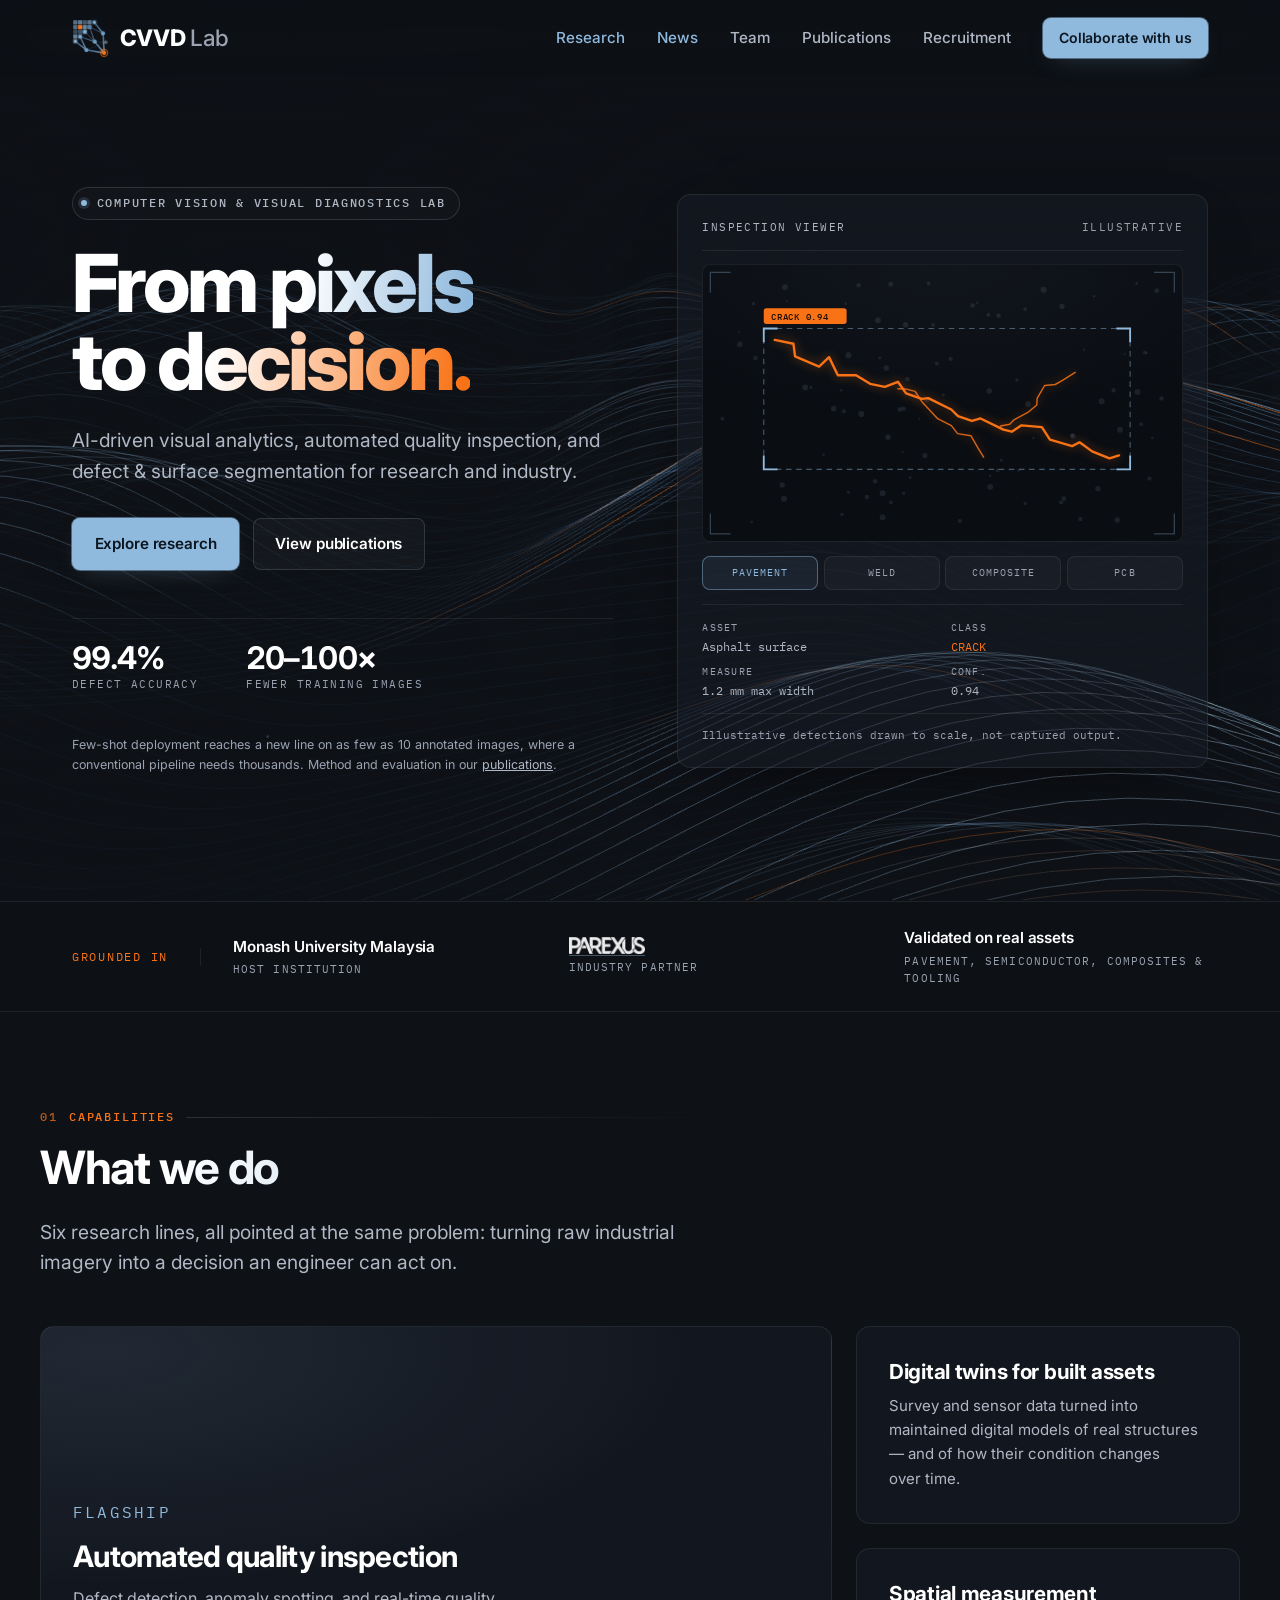
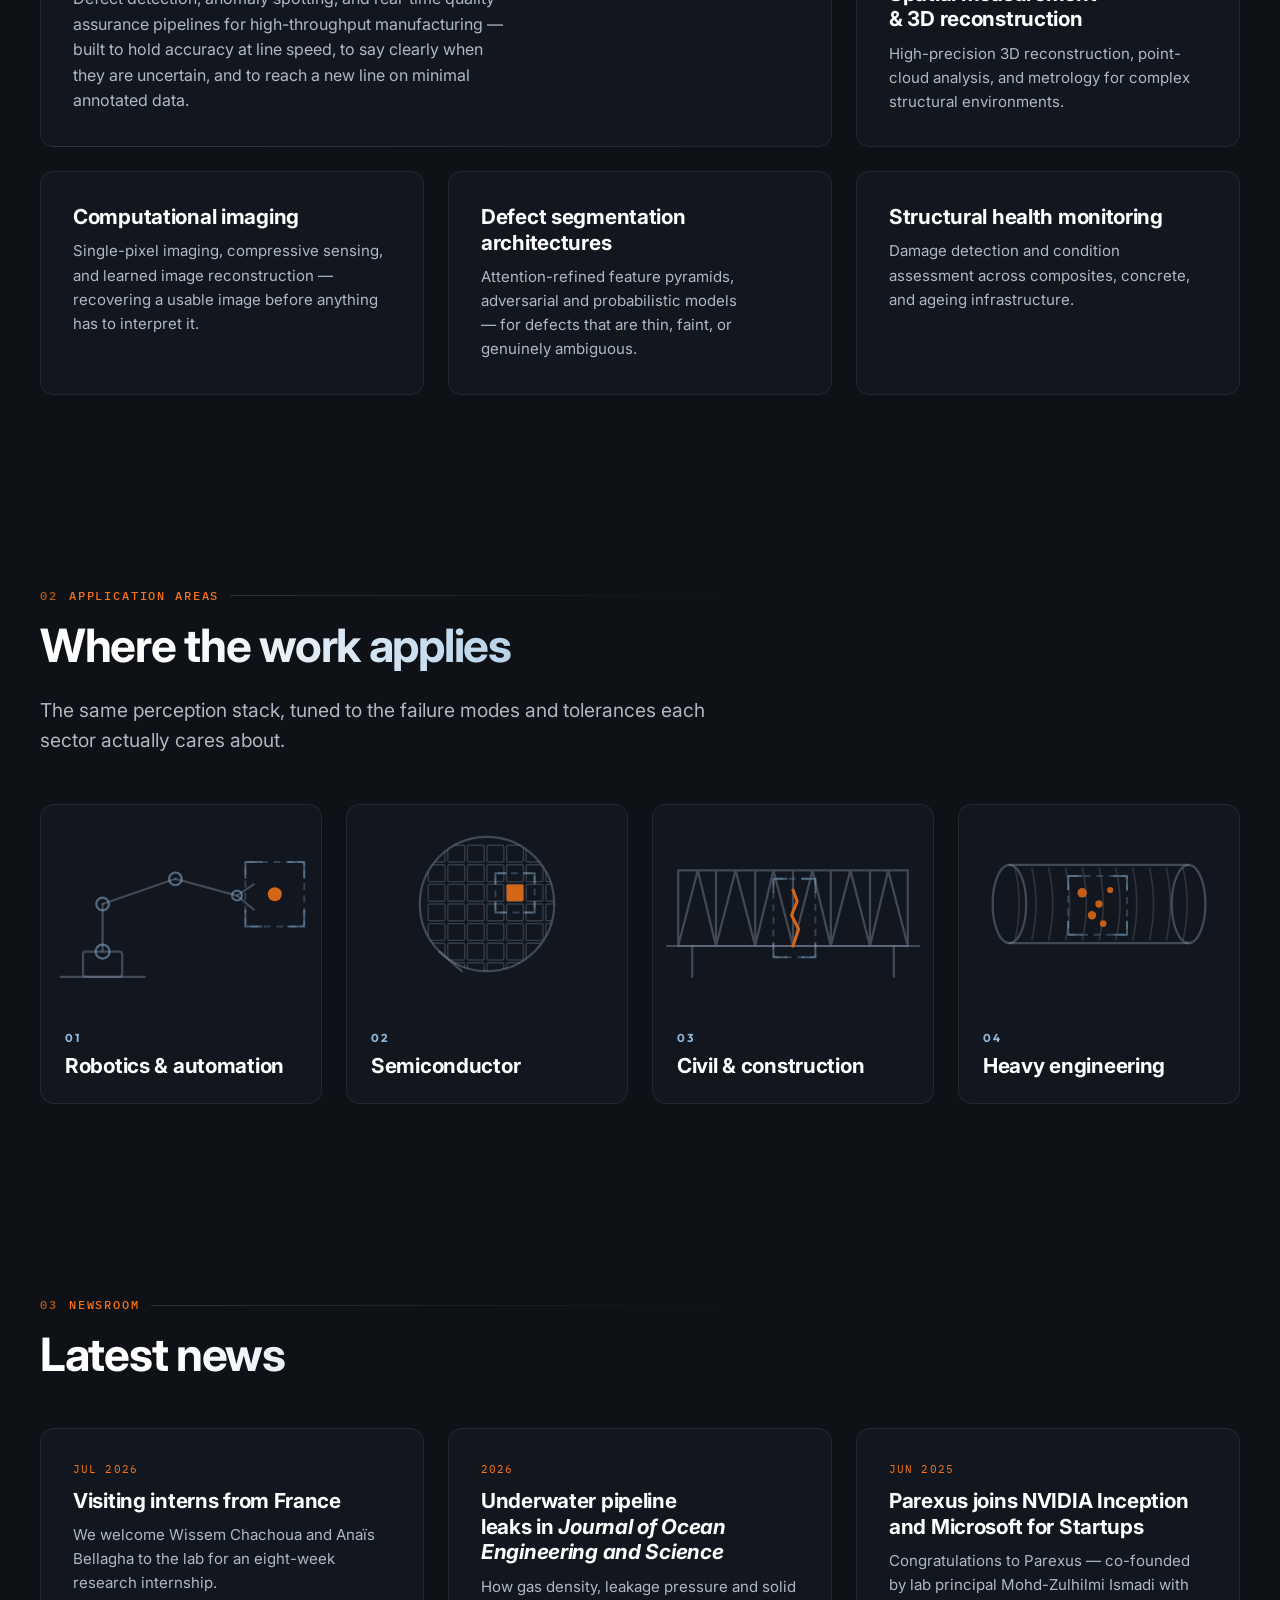
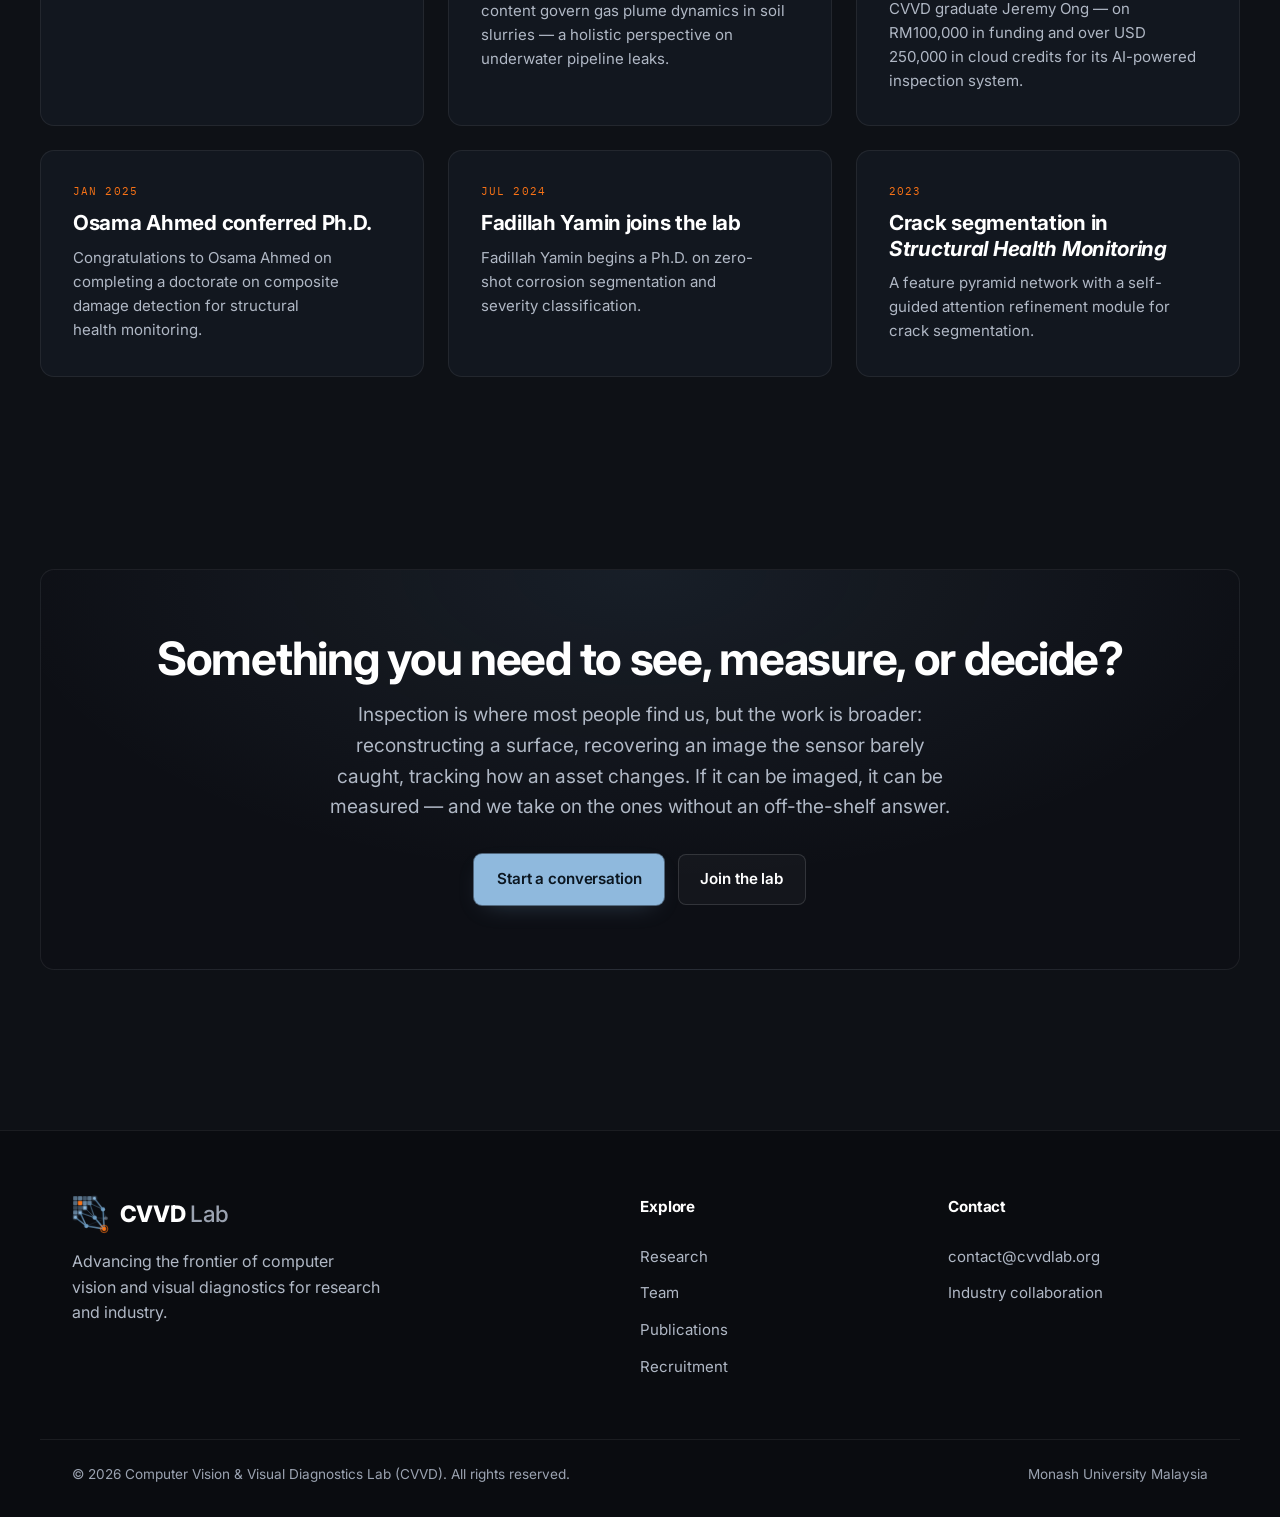
<file: index.html>
<!DOCTYPE html>
<html lang="en">
<head>
    <meta charset="UTF-8">
    <meta name="viewport" content="width=device-width, initial-scale=1.0">
    <title>CVVD Lab — Computer Vision and Visual Diagnostics</title>
    <meta name="description" content="Computer Vision and Visual Diagnostics Lab - AI-Driven Visual Analytics, Automated Quality Inspection, and Robotics Perception.">
    <link rel="icon" href="data:image/svg+xml,%3Csvg%20xmlns%3D%27http%3A%2F%2Fwww.w3.org%2F2000%2Fsvg%27%20viewBox%3D%270%200%2032%2032%27%3E%3Crect%20width%3D%2732%27%20height%3D%2732%27%20rx%3D%277%27%20fill%3D%27%230e1116%27%2F%3E%3Cg%20fill%3D%27%238fb9dd%27%3E%3Crect%20x%3D%273%27%20y%3D%273%27%20width%3D%276%27%20height%3D%276%27%20rx%3D%271.2%27%20opacity%3D%27.85%27%2F%3E%3Crect%20x%3D%2710%27%20y%3D%273%27%20width%3D%276%27%20height%3D%276%27%20rx%3D%271.2%27%20opacity%3D%27.5%27%2F%3E%3Crect%20x%3D%2717%27%20y%3D%273%27%20width%3D%276%27%20height%3D%276%27%20rx%3D%271.2%27%20opacity%3D%27.65%27%2F%3E%3Crect%20x%3D%273%27%20y%3D%2710%27%20width%3D%276%27%20height%3D%276%27%20rx%3D%271.2%27%20opacity%3D%27.55%27%2F%3E%3Crect%20x%3D%273%27%20y%3D%2717%27%20width%3D%276%27%20height%3D%276%27%20rx%3D%271.2%27%20opacity%3D%27.7%27%2F%3E%3C%2Fg%3E%3Crect%20x%3D%2710%27%20y%3D%2710%27%20width%3D%276%27%20height%3D%276%27%20rx%3D%271.2%27%20fill%3D%27%23f97316%27%2F%3E%3Cg%20stroke%3D%27%238fb9dd%27%20stroke-width%3D%271.4%27%20fill%3D%27none%27%20stroke-linecap%3D%27round%27%20opacity%3D%27.9%27%3E%3Cpath%20d%3D%27M20%206%20L22%2015%27%2F%3E%3Cpath%20d%3D%27M13%2013%20L22%2015%27%2F%3E%3Cpath%20d%3D%27M6%2020%20L22%2015%27%2F%3E%3Cpath%20d%3D%27M22%2015%20L26%2025%27%2F%3E%3C%2Fg%3E%3Ccircle%20cx%3D%2722%27%20cy%3D%2715%27%20r%3D%272.3%27%20fill%3D%27%238fb9dd%27%2F%3E%3Ccircle%20cx%3D%2726%27%20cy%3D%2725%27%20r%3D%273.3%27%20fill%3D%27%23f97316%27%2F%3E%3C%2Fsvg%3E">
    <link rel="preconnect" href="https://fonts.googleapis.com">
    <link rel="preconnect" href="https://fonts.gstatic.com" crossorigin>
    <link href="https://fonts.googleapis.com/css2?family=Inter:wght@400;500;600;700;800&family=Outfit:wght@600;700;800&family=IBM+Plex+Mono:wght@400;500&display=swap" rel="stylesheet">
    <link rel="stylesheet" href="styles.css?v=44">
    <!-- Set before first paint so reveal-on-scroll never flashes unstyled,
         and so the page stays fully readable with JavaScript off. -->
    <script>document.documentElement.classList.add('js');</script>
</head>
<body>
    <a class="skip-link" href="#main">Skip to content</a>

    <!-- The background (3D wave field, scrim, and the image fallback) is
         installed by waves.js, so every page picks it up without markup. -->

    <header>
        <div class="container nav-container">
            <a href="index.html" class="logo" aria-label="CVVD Lab, home">
                <svg class="logo-mark" viewBox="0 0 64 64" aria-hidden="true" focusable="false">
                    <defs>
                        <linearGradient id="cvvdGh1" x1="0" y1="0" x2="1" y2="1">
                            <stop offset="0" stop-color="#4a7ea6" />
                            <stop offset="1" stop-color="#8fb9dd" />
                        </linearGradient>
                    </defs>

                    <!-- Image half -->
                    <g class="mark-px" fill="#8fb9dd">
                        <rect x="2.0" y="2.0" width="7.2" height="7.2" rx="1.2" opacity="0.57" /><rect x="10.0" y="2.0" width="7.2" height="7.2" rx="1.2" opacity="0.64" /><rect x="18.0" y="2.0" width="7.2" height="7.2" rx="1.2" opacity="0.45" /><rect x="26.0" y="2.0" width="7.2" height="7.2" rx="1.2" opacity="0.61" /><rect x="34.0" y="2.0" width="7.2" height="7.2" rx="1.2" opacity="0.24" /><rect x="2.0" y="10.0" width="7.2" height="7.2" rx="1.2" opacity="0.55" /><rect class="px-hot" x="10.0" y="10.0" width="7.2" height="7.2" rx="1.2" /><rect x="18.0" y="10.0" width="7.2" height="7.2" rx="1.2" opacity="0.7" /><rect x="26.0" y="10.0" width="7.2" height="7.2" rx="1.2" opacity="0.67" /><rect x="2.0" y="18.0" width="7.2" height="7.2" rx="1.2" opacity="0.35" /><rect x="10.0" y="18.0" width="7.2" height="7.2" rx="1.2" opacity="0.39" /><rect x="18.0" y="18.0" width="7.2" height="7.2" rx="1.2" opacity="0.67" /><rect x="2.0" y="26.0" width="7.2" height="7.2" rx="1.2" opacity="0.66" /><rect x="10.0" y="26.0" width="7.2" height="7.2" rx="1.2" opacity="0.54" /><rect x="2.0" y="34.0" width="7.2" height="7.2" rx="1.2" opacity="0.4" />
                    </g>

                    <g class="mark-net">
                        <g fill="none" stroke="url(#cvvdGh1)" stroke-linecap="round">
                            <path stroke-width="2.22" opacity="0.77" d="M37.6 5.6 L52.0 24.0" />
                            <path stroke-width="1.51" opacity="0.51" d="M29.6 13.6 L52.0 24.0" />
                            <path stroke-width="1.76" opacity="0.6" d="M29.6 13.6 L38.0 38.0" />
                            <path stroke-width="1.5" opacity="0.5" d="M21.6 21.6 L38.0 38.0" />
                            <path stroke-width="1.78" opacity="0.61" d="M13.6 29.6 L38.0 38.0" />
                            <path stroke-width="2.39" opacity="0.84" d="M13.6 29.6 L24.0 52.0" />
                            <path stroke-width="2.29" opacity="0.8" d="M5.6 37.6 L24.0 52.0" />
                            <path stroke-width="2.34" opacity="0.82" d="M24.0 52.0 L54.0 57.0" />
                            <path stroke-width="0.93" opacity="0.29" d="M24.0 52.0 L57.0 39.0" />
                            <path stroke-width="2.5" opacity="0.88" d="M38.0 38.0 L54.0 57.0" />
                            <path stroke-width="1.07" opacity="0.34" d="M38.0 38.0 L57.0 39.0" />
                            <path stroke-width="2.35" opacity="0.83" d="M52.0 24.0 L54.0 57.0" />
                            <path stroke-width="0.97" opacity="0.3" d="M52.0 24.0 L57.0 39.0" />
                        </g>
                        <g class="mark-h" fill="url(#cvvdGh1)"><circle cx="24.0" cy="52.0" r="3.6" /><circle cx="38.0" cy="38.0" r="3.6" /><circle cx="52.0" cy="24.0" r="3.6" /></g>

                        <!-- Head: two classes, one of them wins -->
                        <circle class="out-alt" cx="57.0" cy="39.0" r="3.2" />

                        <circle class="pulse pulse-a" r="2.3" />
                        <circle class="pulse pulse-b" r="2.3" />
                        <circle class="pulse pulse-c" r="2.3" />
                        <circle class="pulse pulse-d" r="2.1" />

                        <g class="mark-flag">
                            <circle cx="54.0" cy="57.0" r="6.2" fill="none" stroke="#f97316" stroke-width="1.3" />
                            <circle cx="54.0" cy="57.0" r="3.6" fill="#f97316" />
                        </g>
                    </g>
                </svg>
                <span class="logo-word">CVVD <span class="logo-lab">Lab</span></span>
            </a>
            <button class="nav-toggle" aria-expanded="false" aria-controls="site-nav" aria-label="Open menu">
                <span></span><span></span><span></span>
            </button>
            <nav class="nav-links" id="site-nav">
                <a href="index.html#capabilities">Research</a>
                <a href="index.html#news">News</a>
                <a href="team.html">Team</a>
                <a href="publications.html">Publications</a>
                <a href="recruitment.html">Recruitment</a>
                <a href="#contact" class="btn btn-primary btn-sm">Collaborate with us</a>
            </nav>
        </div>
    </header>

    <main id="main">
        <!-- ================================================== Hero -->
        <section class="hero container">
            <div class="hero-content">
                <span class="lab-tag">Computer Vision &amp; Visual Diagnostics Lab</span>
                <h1>From <span class="text-gradient-cyan">pixels</span> to <span class="text-gradient-decision">decision.</span></h1>
                <p class="hero-subtitle">
                    AI-driven visual analytics, automated quality inspection, and defect &amp;
                    surface segmentation for research and industry.
                </p>

                <div class="hero-actions">
                    <a href="#capabilities" class="btn btn-primary">Explore research</a>
                    <a href="publications.html" class="btn btn-secondary">View publications</a>
                </div>

                <div class="metrics-row">
                    <div class="metric">
                        <span class="metric-value">99.4%</span>
                        <span class="metric-label">Defect accuracy</span>
                    </div>
                    <div class="metric">
                        <span class="metric-value">20&ndash;100&times;</span>
                        <span class="metric-label">Fewer training images</span>
                    </div>
                    <p class="metric-note">
                        Few-shot deployment reaches a new line on as few as 10 annotated
                        images, where a conventional pipeline needs thousands. Method and
                        evaluation in our <a href="publications.html">publications</a>.
                    </p>
                </div>
            </div>

            <!-- Inspection viewer. Four assets, each with the detection the lab
                 would return: dashed box, corner ticks, class and confidence.
                 It shows the output rather than the machinery — which is what
                 an engineering buyer actually wants to see. -->
            <aside class="scope" aria-labelledby="scope-title">
                <div class="scope-head">
                    <span id="scope-title">Inspection viewer</span>
                    <span class="scope-tag">Illustrative</span>
                </div>

                <div class="scope-stage">
                  <svg class="scope-svg" viewBox="0 0 520 300" role="img"
                       aria-label="Inspection viewer cycling through four illustrative detections: a branching crack on an asphalt surface, porosity in a weld bead, delamination in a carbon-fibre panel, and an open trace on a printed circuit board. Each is marked with a detection box, a class label and a confidence score.">
          <defs>
                      <linearGradient id="scopeScanGrad" x1="0" y1="0" x2="1" y2="0">
                        <stop offset="0"    stop-color="#8fb9dd" stop-opacity="0" />
                        <stop offset="0.5"  stop-color="#8fb9dd" stop-opacity="0.75" />
                        <stop offset="1"    stop-color="#8fb9dd" stop-opacity="0" />
                      </linearGradient>
                    </defs>
          <g class="dm is-on" data-demo="pavement"
             data-cls="CRACK" data-conf="0.94" data-metric="1.2 mm max width"
             data-asset="Asphalt surface">
            <g class="dm-grain">
            <circle cx="410" cy="276" r="2.4" />
            <circle cx="493" cy="28" r="2.7" />
            <circle cx="111" cy="133" r="3.1" />
            <circle cx="279" cy="278" r="2.4" />
            <circle cx="254" cy="107" r="2.3" />
            <circle cx="131" cy="206" r="1.4" />
            <circle cx="158" cy="247" r="1.7" />
            <circle cx="155" cy="42" r="1.4" />
            <circle cx="222" cy="124" r="2.6" />
            <circle cx="195" cy="274" r="3.2" />
            <circle cx="458" cy="97" r="1.2" />
            <circle cx="310" cy="54" r="2.1" />
            <circle cx="89" cy="24" r="3.2" />
            <circle cx="173" cy="123" r="1.1" />
            <circle cx="293" cy="44" r="2.5" />
            <circle cx="204" cy="21" r="2.7" />
            <circle cx="312" cy="229" r="1.4" />
            <circle cx="39" cy="73" r="1.1" />
            <circle cx="153" cy="159" r="2.3" />
            <circle cx="225" cy="231" r="1.6" />
            <circle cx="472" cy="138" r="3.2" />
            <circle cx="425" cy="34" r="1.4" />
            <circle cx="21" cy="167" r="2.1" />
            <circle cx="370" cy="27" r="3.3" />
            <circle cx="169" cy="22" r="2.4" />
            <circle cx="204" cy="258" r="2.1" />
            <circle cx="214" cy="157" r="2.7" />
            <circle cx="220" cy="65" r="3.0" />
            <circle cx="150" cy="136" r="1.3" />
            <circle cx="392" cy="254" r="2.7" />
            <circle cx="88" cy="254" r="3.2" />
            <circle cx="343" cy="223" r="1.5" />
            <circle cx="269" cy="102" r="2.3" />
            <circle cx="446" cy="136" r="2.4" />
            <circle cx="172" cy="162" r="3.3" />
            <circle cx="217" cy="203" r="1.1" />
            <circle cx="241" cy="207" r="2.8" />
            <circle cx="187" cy="235" r="2.6" />
            <circle cx="142" cy="156" r="3.1" />
            <circle cx="498" cy="145" r="2.5" />
            <circle cx="261" cy="141" r="1.7" />
            <circle cx="158" cy="98" r="3.2" />
            <circle cx="151" cy="271" r="1.9" />
            <circle cx="389" cy="258" r="2.3" />
            <circle cx="235" cy="167" r="1.1" />
            <circle cx="195" cy="248" r="3.2" />
            <circle cx="298" cy="41" r="1.3" />
            <circle cx="353" cy="151" r="3.0" />
            <circle cx="471" cy="20" r="1.4" />
            <circle cx="55" cy="42" r="1.9" />
            <circle cx="485" cy="232" r="2.3" />
            <circle cx="429" cy="243" r="3.0" />
            <circle cx="178" cy="252" r="2.5" />
            <circle cx="453" cy="179" r="3.3" />
            <circle cx="250" cy="65" r="2.1" />
            <circle cx="86" cy="239" r="2.9" />
            <circle cx="450" cy="277" r="3.0" />
            <circle cx="192" cy="101" r="1.6" />
            <circle cx="324" cy="212" r="1.7" />
            <circle cx="433" cy="148" r="3.3" />
            <circle cx="401" cy="185" r="2.2" />
            <circle cx="199" cy="112" r="3.0" />
            <circle cx="243" cy="146" r="3.1" />
            <circle cx="311" cy="137" r="3.0" />
            <circle cx="350" cy="48" r="2.0" />
            <circle cx="91" cy="39" r="1.1" />
            <circle cx="482" cy="96" r="1.1" />
            <circle cx="53" cy="279" r="1.5" />
            <circle cx="218" cy="156" r="2.4" />
            <circle cx="480" cy="95" r="2.1" />
            <circle cx="57" cy="101" r="2.4" />
            <circle cx="117" cy="133" r="1.7" />
            <circle cx="321" cy="55" r="2.6" />
            <circle cx="476" cy="173" r="2.1" />
            <circle cx="488" cy="188" r="1.3" />
            <circle cx="218" cy="248" r="1.9" />
            <circle cx="414" cy="92" r="1.2" />
            <circle cx="231" cy="140" r="1.9" />
            <circle cx="341" cy="125" r="1.9" />
            <circle cx="81" cy="60" r="2.1" />
            <circle cx="320" cy="223" r="2.3" />
            <circle cx="402" cy="186" r="3.0" />
            <circle cx="359" cy="188" r="1.5" />
            <circle cx="245" cy="20" r="2.1" />
            <circle cx="390" cy="45" r="2.9" />
            <circle cx="201" cy="187" r="3.0" />
            <circle cx="40" cy="86" r="3.0" />
            <circle cx="190" cy="60" r="3.2" />
            <circle cx="350" cy="259" r="1.9" />
            <circle cx="312" cy="241" r="3.2" />
            </g>
            <path class="dm-crack" d="M77.9 81.4 L98.2 85.5 L100.0 99.2 L126.1 110.3 L136.9 100.1 L146.5 119.8 L166.3 119.8 L181.5 129.1 L197.5 132.4 L211.7 126.9 L220.6 139.5 L237.7 145.4 L244.7 144.6 L269.7 157.0 L277.0 164.2 L292.1 169.4 L301.5 166.7 L326.3 178.8 L335.4 181.1 L346.0 174.2 L368.1 176.1 L376.9 189.6 L401.0 196.7 L409.1 192.6 L422.7 202.5 L441.6 210.1 L451.9 206.9" />
            <path class="dm-crack dm-crack-thin" d="M211.8 134.4 L219.5 134.6 L230.5 137.3 L238.5 149.5 L251.4 163.3 L254.9 166.9 L269.8 174.5 L276.6 183.2 L291.0 185.4 L298.5 198.4 L304.8 208.6" />
            <path class="dm-crack dm-crack-thin" d="M323.1 175.0 L333.2 173.0 L338.2 167.9 L352.9 160.2 L362.6 152.1 L363.0 144.8 L371.1 130.9 L382.6 129.8 L391.0 125.1 L404.3 116.6" />
            <g class="dm-det">
              <rect class="dm-box" x="66" y="69" width="398" height="153" rx="3" />
              <g class="dm-tick"><path d="M66 83 L66 69 L80 69" /><path d="M450 69 L464 69 L464 83" /><path d="M464 208 L464 222 L450 222" /><path d="M80 222 L66 222 L66 208" /></g>
              <rect class="dm-chip" x="66" y="47" width="90" height="17" rx="3" />
              <text class="dm-chip-t" x="74" y="60">CRACK 0.94</text>
            </g>
          </g>
          <g class="dm" data-demo="weld"
             data-cls="POROSITY" data-conf="0.87" data-metric="11 pores, 0.6-1.6 mm"
             data-asset="Weld bead">
            <g class="dm-bead">
            <path d="M60.0 116 Q69.0 150 60.0 184" />
            <path d="M78.5 116 Q87.5 150 78.5 184" />
            <path d="M97.0 116 Q106.0 150 97.0 184" />
            <path d="M115.5 116 Q124.5 150 115.5 184" />
            <path d="M134.0 116 Q143.0 150 134.0 184" />
            <path d="M152.5 116 Q161.5 150 152.5 184" />
            <path d="M171.0 116 Q180.0 150 171.0 184" />
            <path d="M189.5 116 Q198.5 150 189.5 184" />
            <path d="M208.0 116 Q217.0 150 208.0 184" />
            <path d="M226.5 116 Q235.5 150 226.5 184" />
            <path d="M245.0 116 Q254.0 150 245.0 184" />
            <path d="M263.5 116 Q272.5 150 263.5 184" />
            <path d="M282.0 116 Q291.0 150 282.0 184" />
            <path d="M300.5 116 Q309.5 150 300.5 184" />
            <path d="M319.0 116 Q328.0 150 319.0 184" />
            <path d="M337.5 116 Q346.5 150 337.5 184" />
            <path d="M356.0 116 Q365.0 150 356.0 184" />
            <path d="M374.5 116 Q383.5 150 374.5 184" />
            <path d="M393.0 116 Q402.0 150 393.0 184" />
            <path d="M411.5 116 Q420.5 150 411.5 184" />
            <path d="M430.0 116 Q439.0 150 430.0 184" />
            <path d="M448.5 116 Q457.5 150 448.5 184" />
            </g>
            <rect class="dm-plate" x="40" y="112" width="440" height="76" rx="4" />
            <g class="dm-pore">
            <circle cx="225" cy="160" r="2.9" />
            <circle cx="227" cy="152" r="5.4" />
            <circle cx="293" cy="174" r="3.5" />
            <circle cx="264" cy="140" r="6.0" />
            <circle cx="261" cy="152" r="3.3" />
            <circle cx="267" cy="150" r="3.5" />
            <circle cx="244" cy="172" r="5.1" />
            <circle cx="271" cy="172" r="4.8" />
            <circle cx="305" cy="150" r="3.1" />
            <circle cx="263" cy="151" r="3.5" />
            <circle cx="221" cy="152" r="4.6" />
            </g>
            <g class="dm-det">
              <rect class="dm-box" x="168" y="96" width="210" height="108" rx="3" />
              <g class="dm-tick"><path d="M168 110 L168 96 L182 96" /><path d="M364 96 L378 96 L378 110" /><path d="M378 190 L378 204 L364 204" /><path d="M182 204 L168 204 L168 190" /></g>
              <rect class="dm-chip" x="168" y="74" width="112" height="17" rx="3" />
              <text class="dm-chip-t" x="176" y="87">POROSITY 0.87</text>
            </g>
          </g>
          <g class="dm" data-demo="composite"
             data-cls="DELAMINATION" data-conf="0.91" data-metric="34 cm2 affected"
             data-asset="CFRP panel">
            <g class="dm-weave">
            <path d="M30 40 L490 40" />
            <path d="M30 54 L490 54" />
            <path d="M30 68 L490 68" />
            <path d="M30 82 L490 82" />
            <path d="M30 96 L490 96" />
            <path d="M30 110 L490 110" />
            <path d="M30 124 L490 124" />
            <path d="M30 138 L490 138" />
            <path d="M30 152 L490 152" />
            <path d="M30 166 L490 166" />
            <path d="M30 180 L490 180" />
            <path d="M30 194 L490 194" />
            <path d="M30 208 L490 208" />
            <path d="M30 222 L490 222" />
            <path d="M30 236 L490 236" />
            <path d="M30 250 L490 250" />
            <path d="M30 264 L490 264" />
            <path d="M30 40 L30 264" />
            <path d="M45 40 L45 264" />
            <path d="M61 40 L61 264" />
            <path d="M76 40 L76 264" />
            <path d="M91 40 L91 264" />
            <path d="M106 40 L106 264" />
            <path d="M122 40 L122 264" />
            <path d="M137 40 L137 264" />
            <path d="M152 40 L152 264" />
            <path d="M168 40 L168 264" />
            <path d="M183 40 L183 264" />
            <path d="M198 40 L198 264" />
            <path d="M214 40 L214 264" />
            <path d="M229 40 L229 264" />
            <path d="M244 40 L244 264" />
            <path d="M260 40 L260 264" />
            <path d="M275 40 L275 264" />
            <path d="M290 40 L290 264" />
            <path d="M305 40 L305 264" />
            <path d="M321 40 L321 264" />
            <path d="M336 40 L336 264" />
            <path d="M351 40 L351 264" />
            <path d="M367 40 L367 264" />
            <path d="M382 40 L382 264" />
            <path d="M397 40 L397 264" />
            <path d="M412 40 L412 264" />
            <path d="M428 40 L428 264" />
            <path d="M443 40 L443 264" />
            <path d="M458 40 L458 264" />
            <path d="M474 40 L474 264" />
            <path d="M489 40 L489 264" />
            </g>
            <path class="dm-blob" d="M392.3 168.0 L398.6 178.9 L393.5 189.5 L388.9 201.7 L366.6 202.2 L349.2 200.7 L335.2 195.5 L325.0 194.6 L307.5 206.2 L286.6 208.6 L271.3 201.5 L266.7 189.4 L257.0 179.6 L270.8 168.0 L288.4 161.4 L294.6 156.0 L295.5 148.3 L292.5 133.0 L305.4 126.2 L320.3 116.3 L338.7 121.9 L350.4 133.3 L359.7 140.2 L361.5 150.0 L371.6 153.9 L394.5 157.7 Z" />
            <g class="dm-det">
              <rect class="dm-box" x="243" y="102" width="170" height="120" rx="3" />
              <g class="dm-tick"><path d="M243 116 L243 102 L257 102" /><path d="M399 102 L413 102 L413 116" /><path d="M413 208 L413 222 L399 222" /><path d="M257 222 L243 222 L243 208" /></g>
              <rect class="dm-chip" x="243" y="80" width="142" height="17" rx="3" />
              <text class="dm-chip-t" x="251" y="93">DELAMINATION 0.91</text>
            </g>
          </g>
          <g class="dm" data-demo="pcb"
             data-cls="OPEN TRACE" data-conf="0.96" data-metric="net U3-R14"
             data-asset="PCB assembly">
            <g class="dm-trace">
            <path d="M44.0 52.0 L82.8 52.0 L145.3 52.0 L145.3 78.0 L218.4 78.0 L218.4 104.0 L290.4 104.0 L290.4 78.0 L330.2 78.0 L371.1 78.0 L452.8 78.0 L452.8 104.0 L476.0 104.0" />
            <path d="M44.0 78.0 L91.8 78.0 L153.2 78.0 L205.5 78.0 L205.5 104.0 L278.2 104.0 L278.2 130.0 L354.5 130.0 L413.2 130.0 L413.2 104.0 L476.0 104.0" />
            <path d="M44.0 104.0 L125.7 104.0 L125.7 78.0 L200.4 78.0 L262.1 78.0 L262.1 52.0 L317.1 52.0 L374.2 52.0 L421.2 52.0 L421.2 78.0 L476.0 78.0 L476.0 104.0" />
            <path d="M44.0 130.0 L94.1 130.0 L94.1 104.0 L161.2 104.0 L232.5 104.0 L307.3 104.0 L307.3 130.0 L373.9 130.0 L373.9 156.0 L442.8 156.0 L476.0 156.0" />
            <path d="M44.0 156.0 L115.0 156.0 L187.9 156.0 L187.9 130.0 L233.2 130.0 L284.5 130.0 L332.3 130.0 L371.3 130.0 L413.1 130.0 L463.0 130.0 L463.0 156.0 L476.0 156.0" />
            <path d="M44.0 182.0 L119.7 182.0 L119.7 156.0 L173.1 156.0 L173.1 130.0 L226.1 130.0 L226.1 156.0 L290.2 156.0 L363.3 156.0 L428.8 156.0 L428.8 182.0 L476.0 182.0" />
            <path d="M44.0 208.0 L123.6 208.0 L123.6 234.0 L166.3 234.0 L166.3 260.0 L226.6 260.0 L277.0 260.0 L343.3 260.0 L387.7 260.0 L441.9 260.0 L476.0 260.0" />
            <path d="M44.0 234.0 L121.8 234.0 L186.8 234.0 L186.8 260.0 L233.1 260.0 L271.5 260.0 L332.9 260.0 L411.6 260.0 L459.1 260.0 L476.0 260.0" />
            <path d="M44.0 260.0 L90.4 260.0 L128.6 260.0 L205.6 260.0 L264.2 260.0 L317.9 260.0 L383.9 260.0 L451.1 260.0 L476.0 260.0" />
            </g>
            <g class="dm-pad">
            <circle cx="44" cy="52" r="4.2" />
            <circle cx="476" cy="52" r="4.2" />
            <circle cx="44" cy="78" r="4.2" />
            <circle cx="476" cy="78" r="4.2" />
            <circle cx="44" cy="104" r="4.2" />
            <circle cx="476" cy="104" r="4.2" />
            <circle cx="44" cy="130" r="4.2" />
            <circle cx="476" cy="130" r="4.2" />
            <circle cx="44" cy="156" r="4.2" />
            <circle cx="476" cy="156" r="4.2" />
            <circle cx="44" cy="182" r="4.2" />
            <circle cx="476" cy="182" r="4.2" />
            <circle cx="44" cy="208" r="4.2" />
            <circle cx="476" cy="208" r="4.2" />
            <circle cx="44" cy="234" r="4.2" />
            <circle cx="476" cy="234" r="4.2" />
            <circle cx="44" cy="260" r="4.2" />
            <circle cx="476" cy="260" r="4.2" />
            </g>
            <g class="dm-break">
              <path d="M243 130 L262 130" />
              <circle cx="252" cy="130" r="7" />
            </g>
            <g class="dm-det">
              <rect class="dm-box" x="196" y="96" width="118" height="70" rx="3" />
              <g class="dm-tick"><path d="M196 110 L196 96 L210 96" /><path d="M300 96 L314 96 L314 110" /><path d="M314 152 L314 166 L300 166" /><path d="M210 166 L196 166 L196 152" /></g>
              <rect class="dm-chip" x="196" y="74" width="127" height="17" rx="3" />
              <text class="dm-chip-t" x="204" y="87">OPEN TRACE 0.96</text>
            </g>
          </g>
                    <g class="scope-frame">
                      <path d="M8 30 L8 8 L30 8" /><path d="M490 8 L512 8 L512 30" />
                      <path d="M512 270 L512 292 L490 292" /><path d="M30 292 L8 292 L8 270" />
                    </g>
                    <rect class="scope-scan" x="0" y="0" width="520" height="2" />
                  </svg>
                </div>

                <div class="scope-tabs" role="group" aria-label="Choose an example asset">
            <button type="button" class="scope-tab is-on"
                    data-target="pavement" aria-pressed="true">Pavement</button>
            <button type="button" class="scope-tab"
                    data-target="weld" aria-pressed="false">Weld</button>
            <button type="button" class="scope-tab"
                    data-target="composite" aria-pressed="false">Composite</button>
            <button type="button" class="scope-tab"
                    data-target="pcb" aria-pressed="false">PCB</button>
                </div>

                <dl class="scope-read">
                    <div><dt>Asset</dt><dd data-read="asset">Asphalt surface</dd></div>
                    <div><dt>Class</dt><dd data-read="cls" class="is-hit">CRACK</dd></div>
                    <div><dt>Measure</dt><dd data-read="metric">1.2 mm max width</dd></div>
                    <div><dt>Conf.</dt><dd data-read="conf">0.94</dd></div>
                </dl>

                <p class="scope-foot">
                    Illustrative detections drawn to scale, not captured output.
                </p>
            </aside>
        </section>

        <!-- ================================================== Proof -->
        <!-- Every claim here is checkable against the publication record.
             TODO(CVVD): swap in partner or funder logos when cleared to publish. -->
        <section class="proof" aria-label="Credentials">
            <div class="container proof-inner">
                <p class="proof-label">Grounded in</p>
                <div class="proof-item">
                    <strong>Monash University Malaysia</strong>
                    <span>Host institution</span>
                </div>
                <!-- Parexus alone, matching the recruitment brochure. Naming one of
                     its affiliations here (NVIDIA Inception, Microsoft for Startups,
                     Cradle CIP Spark, MRANTI) borrowed a third party's credibility for
                     a partner that can carry its own; the accelerators belong in the
                     newsroom item that announced them, not in a standing credential. -->
                <div class="proof-item">
                    <strong class="proof-brand">
                        <a href="https://parexus.ai/" target="_blank" rel="noopener">
                            <picture>
                                <source type="image/webp" srcset="parexus-320.webp">
                                <img class="proof-logo" src="parexus-320.png" width="320" height="71" alt="Parexus">
                            </picture>
                        </a>
                    </strong>
                    <span>Industry partner</span>
                </div>
                <div class="proof-item">
                    <strong>Validated on real assets</strong>
                    <span>Pavement, semiconductor, composites &amp; tooling</span>
                </div>
            </div>
        </section>

        <!-- ================================================== Capabilities -->
        <section id="capabilities" class="section container">
            <div class="sec-head reveal">
                <p class="eyebrow"><span class="eyebrow-num">01</span> Capabilities</p>
                <h2 class="text-gradient-cyan">What we do</h2>
                <p class="sec-lede">
                    Six research lines, all pointed at the same problem: turning raw
                    industrial imagery into a decision an engineer can act on.
                </p>
            </div>

            <div class="bento">
                <article class="glass-card cap-lead reveal">
                    <p class="cap-tag">Flagship</p>
                    <h3>Automated quality inspection</h3>
                    <p>
                        Defect detection, anomaly spotting, and real-time quality assurance
                        pipelines for high-throughput manufacturing — built to hold accuracy
                        at line speed, to say clearly when they are uncertain, and to reach a new
                        line on minimal annotated data.
                    </p>
                </article>

                <article class="glass-card reveal" style="--d:60ms">
                    <h3>Digital twins for built assets</h3>
                    <p>Survey and sensor data turned into maintained digital models of real structures &mdash; and of how their condition changes over time.</p>
                </article>

                <article class="glass-card reveal" style="--d:120ms">
                    <h3>Spatial measurement &amp; 3D reconstruction</h3>
                    <p>High-precision 3D reconstruction, point-cloud analysis, and metrology for complex structural environments.</p>
                </article>

                <article class="glass-card reveal" style="--d:180ms">
                    <h3>Computational imaging</h3>
                    <p>Single-pixel imaging, compressive sensing, and learned image reconstruction &mdash; recovering a usable image before anything has to interpret it.</p>
                </article>

                <article class="glass-card reveal" style="--d:240ms">
                    <h3>Defect segmentation architectures</h3>
                    <p>Attention-refined feature pyramids, adversarial and probabilistic models &mdash; for defects that are thin, faint, or genuinely ambiguous.</p>
                </article>

                <article class="glass-card reveal" style="--d:300ms">
                    <h3>Structural health monitoring</h3>
                    <p>Damage detection and condition assessment across composites, concrete, and ageing infrastructure.</p>
                </article>
            </div>
        </section>

        <!-- ================================================== Industries -->
        <section id="industries" class="section container">
            <div class="sec-head reveal">
                <p class="eyebrow"><span class="eyebrow-num">02</span> Application areas</p>
                <h2 class="text-gradient-cyan">Where the work applies</h2>
                <p class="sec-lede">
                    The same perception stack, tuned to the failure modes and tolerances
                    each sector actually cares about.
                </p>
            </div>

            <div class="grid-4 flip-grid">
                <button type="button" class="flip-card reveal" aria-expanded="false">
                    <span class="flip-inner">
                      <span class="flip-front">
                        <svg class="fc-art" viewBox="0 0 200 140" aria-hidden="true">
          <g class="fc-line">
            <path d="M14 122 H74" />
            <rect x="30" y="104" width="28" height="18" rx="2" />
            <path d="M44 104 L44 70" />
            <path d="M44 70 L96 52" />
            <path d="M96 52 L140 64" />
            <path d="M140 64 L152 56 M140 64 L152 74" />
          </g>
          <g class="fc-joint">
            <circle cx="44" cy="104" r="5" /><circle cx="44" cy="70" r="4.5" />
            <circle cx="96" cy="52" r="4.5" /><circle cx="140" cy="64" r="3.5" />
          </g>
          <g class="fc-det">
            <rect x="146" y="40" width="42" height="46" rx="2" />
            <path d="M146 52 L146 40 L158 40" /><path d="M176 40 L188 40 L188 52" />
            <path d="M188 74 L188 86 L176 86" /><path d="M158 86 L146 86 L146 74" />
          </g>
          <circle class="fc-hot" cx="167" cy="63" r="5" />
        </svg>
                        <span class="flip-num">01</span>
                        <span class="flip-title">Robotics &amp; automation</span>
                      </span>
                      <span class="flip-back">
                        <span class="flip-num">01</span>
                        <span class="flip-title">Robotics &amp; automation</span>
                        <span class="flip-text">Autonomy and perceptual intelligence for industrial robots.</span>
                      </span>
                    </span>
                </button>
                <button type="button" class="flip-card reveal" style="--d:60ms" aria-expanded="false">
                    <span class="flip-inner">
                      <span class="flip-front">
                        <svg class="fc-art" viewBox="0 0 200 140" aria-hidden="true">
          <defs><clipPath id="fcWafer"><circle cx="100" cy="70" r="48" /></clipPath></defs>
          <circle class="fc-line" cx="100" cy="70" r="48" fill="none" />
          <path class="fc-line" d="M66 104 L82 118" fill="none" />
          <g class="fc-die" clip-path="url(#fcWafer)">
            <rect x="58" y="28" width="12" height="12" rx="1" /><rect x="72" y="28" width="12" height="12" rx="1" /><rect x="86" y="28" width="12" height="12" rx="1" /><rect x="100" y="28" width="12" height="12" rx="1" /><rect x="114" y="28" width="12" height="12" rx="1" /><rect x="128" y="28" width="12" height="12" rx="1" /><rect x="142" y="28" width="12" height="12" rx="1" /><rect x="58" y="42" width="12" height="12" rx="1" /><rect x="72" y="42" width="12" height="12" rx="1" /><rect x="86" y="42" width="12" height="12" rx="1" /><rect x="100" y="42" width="12" height="12" rx="1" /><rect x="114" y="42" width="12" height="12" rx="1" /><rect x="128" y="42" width="12" height="12" rx="1" /><rect x="142" y="42" width="12" height="12" rx="1" /><rect x="58" y="56" width="12" height="12" rx="1" /><rect x="72" y="56" width="12" height="12" rx="1" /><rect x="86" y="56" width="12" height="12" rx="1" /><rect x="100" y="56" width="12" height="12" rx="1" /><rect x="114" y="56" width="12" height="12" rx="1" /><rect x="128" y="56" width="12" height="12" rx="1" /><rect x="142" y="56" width="12" height="12" rx="1" /><rect x="58" y="70" width="12" height="12" rx="1" /><rect x="72" y="70" width="12" height="12" rx="1" /><rect x="86" y="70" width="12" height="12" rx="1" /><rect x="100" y="70" width="12" height="12" rx="1" /><rect x="114" y="70" width="12" height="12" rx="1" /><rect x="128" y="70" width="12" height="12" rx="1" /><rect x="142" y="70" width="12" height="12" rx="1" /><rect x="58" y="84" width="12" height="12" rx="1" /><rect x="72" y="84" width="12" height="12" rx="1" /><rect x="86" y="84" width="12" height="12" rx="1" /><rect x="100" y="84" width="12" height="12" rx="1" /><rect x="114" y="84" width="12" height="12" rx="1" /><rect x="128" y="84" width="12" height="12" rx="1" /><rect x="142" y="84" width="12" height="12" rx="1" /><rect x="58" y="98" width="12" height="12" rx="1" /><rect x="72" y="98" width="12" height="12" rx="1" /><rect x="86" y="98" width="12" height="12" rx="1" /><rect x="100" y="98" width="12" height="12" rx="1" /><rect x="114" y="98" width="12" height="12" rx="1" /><rect x="128" y="98" width="12" height="12" rx="1" /><rect x="142" y="98" width="12" height="12" rx="1" /><rect x="58" y="112" width="12" height="12" rx="1" /><rect x="72" y="112" width="12" height="12" rx="1" /><rect x="86" y="112" width="12" height="12" rx="1" /><rect x="100" y="112" width="12" height="12" rx="1" /><rect x="114" y="112" width="12" height="12" rx="1" /><rect x="128" y="112" width="12" height="12" rx="1" /><rect x="142" y="112" width="12" height="12" rx="1" />
          </g>
          <rect class="fc-hot-r" x="114" y="56" width="12" height="12" rx="1" />
          <g class="fc-det">
            <rect x="106" y="48" width="28" height="28" rx="2" />
            <path d="M106 56 L106 48 L114 48" /><path d="M126 48 L134 48 L134 56" />
            <path d="M134 68 L134 76 L126 76" /><path d="M114 76 L106 76 L106 68" />
          </g>
        </svg>
                        <span class="flip-num">02</span>
                        <span class="flip-title">Semiconductor</span>
                      </span>
                      <span class="flip-back">
                        <span class="flip-num">02</span>
                        <span class="flip-title">Semiconductor</span>
                        <span class="flip-text">Microscopic defect detection and ultra-precise wafer inspection.</span>
                      </span>
                    </span>
                </button>
                <button type="button" class="flip-card reveal" style="--d:120ms" aria-expanded="false">
                    <span class="flip-inner">
                      <span class="flip-front">
                        <svg class="fc-art" viewBox="0 0 200 140" aria-hidden="true">
          <g class="fc-line">
            <path d="M18 46 H182 M18 100 H182 M18 100 L32 46 M32 46 L45 100 M45 100 L59 46 M59 46 L73 100 M73 100 L86 46 M86 46 L100 100 M100 100 L114 46 M114 46 L127 100 M127 100 L141 46 M141 46 L155 100 M155 100 L168 46 M168 46 L182 100 M18 46 V100 M45 46 V100 M73 46 V100 M100 46 V100 M127 46 V100 M155 46 V100 M182 46 V100" />
            <path d="M10 100 H190" />
            <path d="M28 100 V122 M172 100 V122" />
          </g>
          <path class="fc-crack" d="M100 100 L104 88 L99 78 L103 68 L100 60" />
          <g class="fc-det">
            <rect x="86" y="52" width="30" height="56" rx="2" />
            <path d="M86 62 L86 52 L96 52" /><path d="M106 52 L116 52 L116 62" />
            <path d="M116 98 L116 108 L106 108" /><path d="M96 108 L86 108 L86 98" />
          </g>
        </svg>
                        <span class="flip-num">03</span>
                        <span class="flip-title">Civil &amp; construction</span>
                      </span>
                      <span class="flip-back">
                        <span class="flip-num">03</span>
                        <span class="flip-title">Civil &amp; construction</span>
                        <span class="flip-text">Structural health monitoring and spatial measurement for infrastructure.</span>
                      </span>
                    </span>
                </button>
                <button type="button" class="flip-card reveal" style="--d:180ms" aria-expanded="false">
                    <span class="flip-inner">
                      <span class="flip-front">
                        <svg class="fc-art" viewBox="0 0 200 140" aria-hidden="true">
          <g class="fc-line">
            <ellipse cx="36" cy="70" rx="12" ry="28" fill="none" />
            <path d="M36 42 H164" /><path d="M36 98 H164" />
            <ellipse cx="164" cy="70" rx="12" ry="28" fill="none" />
          </g>
          <g class="fc-bead"><path d="M40 44 Q46 70 40 96" /><path d="M52 44 Q58 70 52 96" /><path d="M64 44 Q70 70 64 96" /><path d="M76 44 Q82 70 76 96" /><path d="M88 44 Q94 70 88 96" /><path d="M100 44 Q106 70 100 96" /><path d="M112 44 Q118 70 112 96" /><path d="M124 44 Q130 70 124 96" /><path d="M136 44 Q142 70 136 96" /><path d="M148 44 Q154 70 148 96" /><path d="M160 44 Q166 70 160 96" /></g>
          <g class="fc-hot-f"><circle cx="88" cy="62" r="3.4" /><circle cx="100" cy="70" r="2.6" /><circle cx="95" cy="78" r="3.0" /><circle cx="108" cy="60" r="2.2" /><circle cx="103" cy="84" r="2.4" /></g>
          <g class="fc-det">
            <rect x="78" y="50" width="42" height="42" rx="2" />
            <path d="M78 60 L78 50 L88 50" /><path d="M110 50 L120 50 L120 60" />
            <path d="M120 82 L120 92 L110 92" /><path d="M88 92 L78 92 L78 82" />
          </g>
        </svg>
                        <span class="flip-num">04</span>
                        <span class="flip-title">Heavy engineering</span>
                      </span>
                      <span class="flip-back">
                        <span class="flip-num">04</span>
                        <span class="flip-title">Heavy engineering</span>
                        <span class="flip-text">Surface segmentation and coating degradation analysis for asset integrity.</span>
                      </span>
                    </span>
                </button>
            </div>
        </section>

        <!-- ================================================== News -->
        <section id="news" class="section container">
            <div class="sec-head reveal">
                <p class="eyebrow"><span class="eyebrow-num">03</span> Newsroom</p>
                <h2 class="text-gradient-cyan">Latest news</h2>
            </div>

            <!-- TODO(CVVD): replace these with dated lab announcements as they
                 happen. Every item below is checkable — the paper entries against
                 the publication record, the people entries against the team page,
                 and the Parexus item against the Monash Malaysia announcement:
                 linkedin.com/posts/monash-university-malaysia_were-proud-to-share-that-parexus-co-founded-activity-7338414692362502144-d1PV
                 Keep it that way rather than reinstating placeholder awards,
                 partnerships, or dataset releases. -->
            <div class="grid-3">
                <article class="glass-card reveal">
                    <p class="card-date"><time datetime="2026-07-01">Jul 2026</time></p>
                    <h3>Visiting interns from France</h3>
                    <p>We welcome Wissem Chachoua and Ana&iuml;s Bellagha to the lab for an eight-week research internship.</p>
                </article>
                <article class="glass-card reveal" style="--d:60ms">
                    <p class="card-date"><time datetime="2026-01-01">2026</time></p>
                    <h3>Underwater pipeline leaks in <em>Journal of Ocean Engineering and Science</em></h3>
                    <p>How gas density, leakage pressure and solid content govern gas plume dynamics in soil slurries &mdash; a holistic perspective on underwater pipeline leaks.</p>
                </article>
                <article class="glass-card reveal" style="--d:120ms">
                    <p class="card-date"><time datetime="2025-06-11">Jun 2025</time></p>
                    <h3>Parexus joins NVIDIA Inception and Microsoft for Startups</h3>
                    <p>Congratulations to Parexus &mdash; co-founded by lab principal Mohd-Zulhilmi Ismadi with CVVD graduate Jeremy Ong &mdash; on RM100,000 in funding and over USD 250,000 in cloud credits for its AI-powered inspection system.</p>
                </article>
                <article class="glass-card reveal" style="--d:180ms">
                    <p class="card-date"><time datetime="2025-01-01">Jan 2025</time></p>
                    <h3>Osama Ahmed conferred Ph.D.</h3>
                    <p>Congratulations to Osama Ahmed on completing a doctorate on composite damage detection for structural health monitoring.</p>
                </article>
                <article class="glass-card reveal" style="--d:240ms">
                    <p class="card-date"><time datetime="2024-07-01">Jul 2024</time></p>
                    <h3>Fadillah Yamin joins the lab</h3>
                    <p>Fadillah Yamin begins a Ph.D. on zero-shot corrosion segmentation and severity classification.</p>
                </article>
                <article class="glass-card reveal" style="--d:300ms">
                    <p class="card-date"><time datetime="2023-01-01">2023</time></p>
                    <h3>Crack segmentation in <em>Structural Health Monitoring</em></h3>
                    <p>A feature pyramid network with a self-guided attention refinement module for crack segmentation.</p>
                </article>
            </div>
        </section>

        <!-- ================================================== CTA -->
        <section class="section container">
            <div class="cta-band reveal">
                <h2>Something you need to see, measure, or decide?</h2>
                <p>
                    Inspection is where most people find us, but the work is broader:
                    reconstructing a surface, recovering an image the sensor barely caught,
                    tracking how an asset changes. If it can be imaged, it can be measured
                    &mdash; and we take on the ones without an off-the-shelf answer.
                </p>
                <div class="cta-actions">
                    <a href="mailto:contact@cvvdlab.org" class="btn btn-primary">Start a conversation</a>
                    <a href="recruitment.html" class="btn btn-secondary">Join the lab</a>
                </div>
            </div>
        </section>
    </main>

    <footer id="contact">
        <div class="container footer-grid">
            <div class="footer-col">
                <a href="index.html" class="logo" style="margin-bottom: 1rem;" aria-label="CVVD Lab, home">
                    <svg class="logo-mark" viewBox="0 0 64 64" aria-hidden="true" focusable="false">
                    <defs>
                        <linearGradient id="cvvdGf2" x1="0" y1="0" x2="1" y2="1">
                            <stop offset="0" stop-color="#4a7ea6" />
                            <stop offset="1" stop-color="#8fb9dd" />
                        </linearGradient>
                    </defs>

                    <!-- Image half -->
                    <g class="mark-px" fill="#8fb9dd">
                        <rect x="2.0" y="2.0" width="7.2" height="7.2" rx="1.2" opacity="0.57" /><rect x="10.0" y="2.0" width="7.2" height="7.2" rx="1.2" opacity="0.64" /><rect x="18.0" y="2.0" width="7.2" height="7.2" rx="1.2" opacity="0.45" /><rect x="26.0" y="2.0" width="7.2" height="7.2" rx="1.2" opacity="0.61" /><rect x="34.0" y="2.0" width="7.2" height="7.2" rx="1.2" opacity="0.24" /><rect x="2.0" y="10.0" width="7.2" height="7.2" rx="1.2" opacity="0.55" /><rect class="px-hot" x="10.0" y="10.0" width="7.2" height="7.2" rx="1.2" /><rect x="18.0" y="10.0" width="7.2" height="7.2" rx="1.2" opacity="0.7" /><rect x="26.0" y="10.0" width="7.2" height="7.2" rx="1.2" opacity="0.67" /><rect x="2.0" y="18.0" width="7.2" height="7.2" rx="1.2" opacity="0.35" /><rect x="10.0" y="18.0" width="7.2" height="7.2" rx="1.2" opacity="0.39" /><rect x="18.0" y="18.0" width="7.2" height="7.2" rx="1.2" opacity="0.67" /><rect x="2.0" y="26.0" width="7.2" height="7.2" rx="1.2" opacity="0.66" /><rect x="10.0" y="26.0" width="7.2" height="7.2" rx="1.2" opacity="0.54" /><rect x="2.0" y="34.0" width="7.2" height="7.2" rx="1.2" opacity="0.4" />
                    </g>

                    <g class="mark-net">
                        <g fill="none" stroke="url(#cvvdGf2)" stroke-linecap="round">
                            <path stroke-width="2.22" opacity="0.77" d="M37.6 5.6 L52.0 24.0" />
                            <path stroke-width="1.51" opacity="0.51" d="M29.6 13.6 L52.0 24.0" />
                            <path stroke-width="1.76" opacity="0.6" d="M29.6 13.6 L38.0 38.0" />
                            <path stroke-width="1.5" opacity="0.5" d="M21.6 21.6 L38.0 38.0" />
                            <path stroke-width="1.78" opacity="0.61" d="M13.6 29.6 L38.0 38.0" />
                            <path stroke-width="2.39" opacity="0.84" d="M13.6 29.6 L24.0 52.0" />
                            <path stroke-width="2.29" opacity="0.8" d="M5.6 37.6 L24.0 52.0" />
                            <path stroke-width="2.34" opacity="0.82" d="M24.0 52.0 L54.0 57.0" />
                            <path stroke-width="0.93" opacity="0.29" d="M24.0 52.0 L57.0 39.0" />
                            <path stroke-width="2.5" opacity="0.88" d="M38.0 38.0 L54.0 57.0" />
                            <path stroke-width="1.07" opacity="0.34" d="M38.0 38.0 L57.0 39.0" />
                            <path stroke-width="2.35" opacity="0.83" d="M52.0 24.0 L54.0 57.0" />
                            <path stroke-width="0.97" opacity="0.3" d="M52.0 24.0 L57.0 39.0" />
                        </g>
                        <g class="mark-h" fill="url(#cvvdGf2)"><circle cx="24.0" cy="52.0" r="3.6" /><circle cx="38.0" cy="38.0" r="3.6" /><circle cx="52.0" cy="24.0" r="3.6" /></g>

                        <!-- Head: two classes, one of them wins -->
                        <circle class="out-alt" cx="57.0" cy="39.0" r="3.2" />

                        <circle class="pulse pulse-a" r="2.3" />
                        <circle class="pulse pulse-b" r="2.3" />
                        <circle class="pulse pulse-c" r="2.3" />
                        <circle class="pulse pulse-d" r="2.1" />

                        <g class="mark-flag">
                            <circle cx="54.0" cy="57.0" r="6.2" fill="none" stroke="#f97316" stroke-width="1.3" />
                            <circle cx="54.0" cy="57.0" r="3.6" fill="#f97316" />
                        </g>
                    </g>
                </svg>
                    <span class="logo-word">CVVD <span class="logo-lab">Lab</span></span>
                </a>
                <p style="color: var(--text-secondary); max-width: 320px;">
                    Advancing the frontier of computer vision and visual diagnostics for
                    research and industry.
                </p>
            </div>
            <div class="footer-col">
                <h4>Explore</h4>
                <ul class="footer-links">
                    <li><a href="index.html#capabilities">Research</a></li>
                    <li><a href="team.html">Team</a></li>
                    <li><a href="publications.html">Publications</a></li>
                    <li><a href="recruitment.html">Recruitment</a></li>
                </ul>
            </div>
            <div class="footer-col">
                <h4>Contact</h4>
                <ul class="footer-links">
                    <li><a href="mailto:contact@cvvdlab.org">contact@cvvdlab.org</a></li>
                    <li><a href="mailto:contact@cvvdlab.org?subject=Industry%20collaboration%20enquiry">Industry collaboration</a></li>
                </ul>
            </div>
        </div>
        <div class="container footer-bottom">
            <p>&copy; 2026 Computer Vision &amp; Visual Diagnostics Lab (CVVD). All rights reserved.</p>
            <p>Monash University Malaysia</p>
        </div>
    </footer>

    <script src="waves.js?v=44"></script>
    <script src="main.js?v=44"></script>
</body>
</html>
</file>
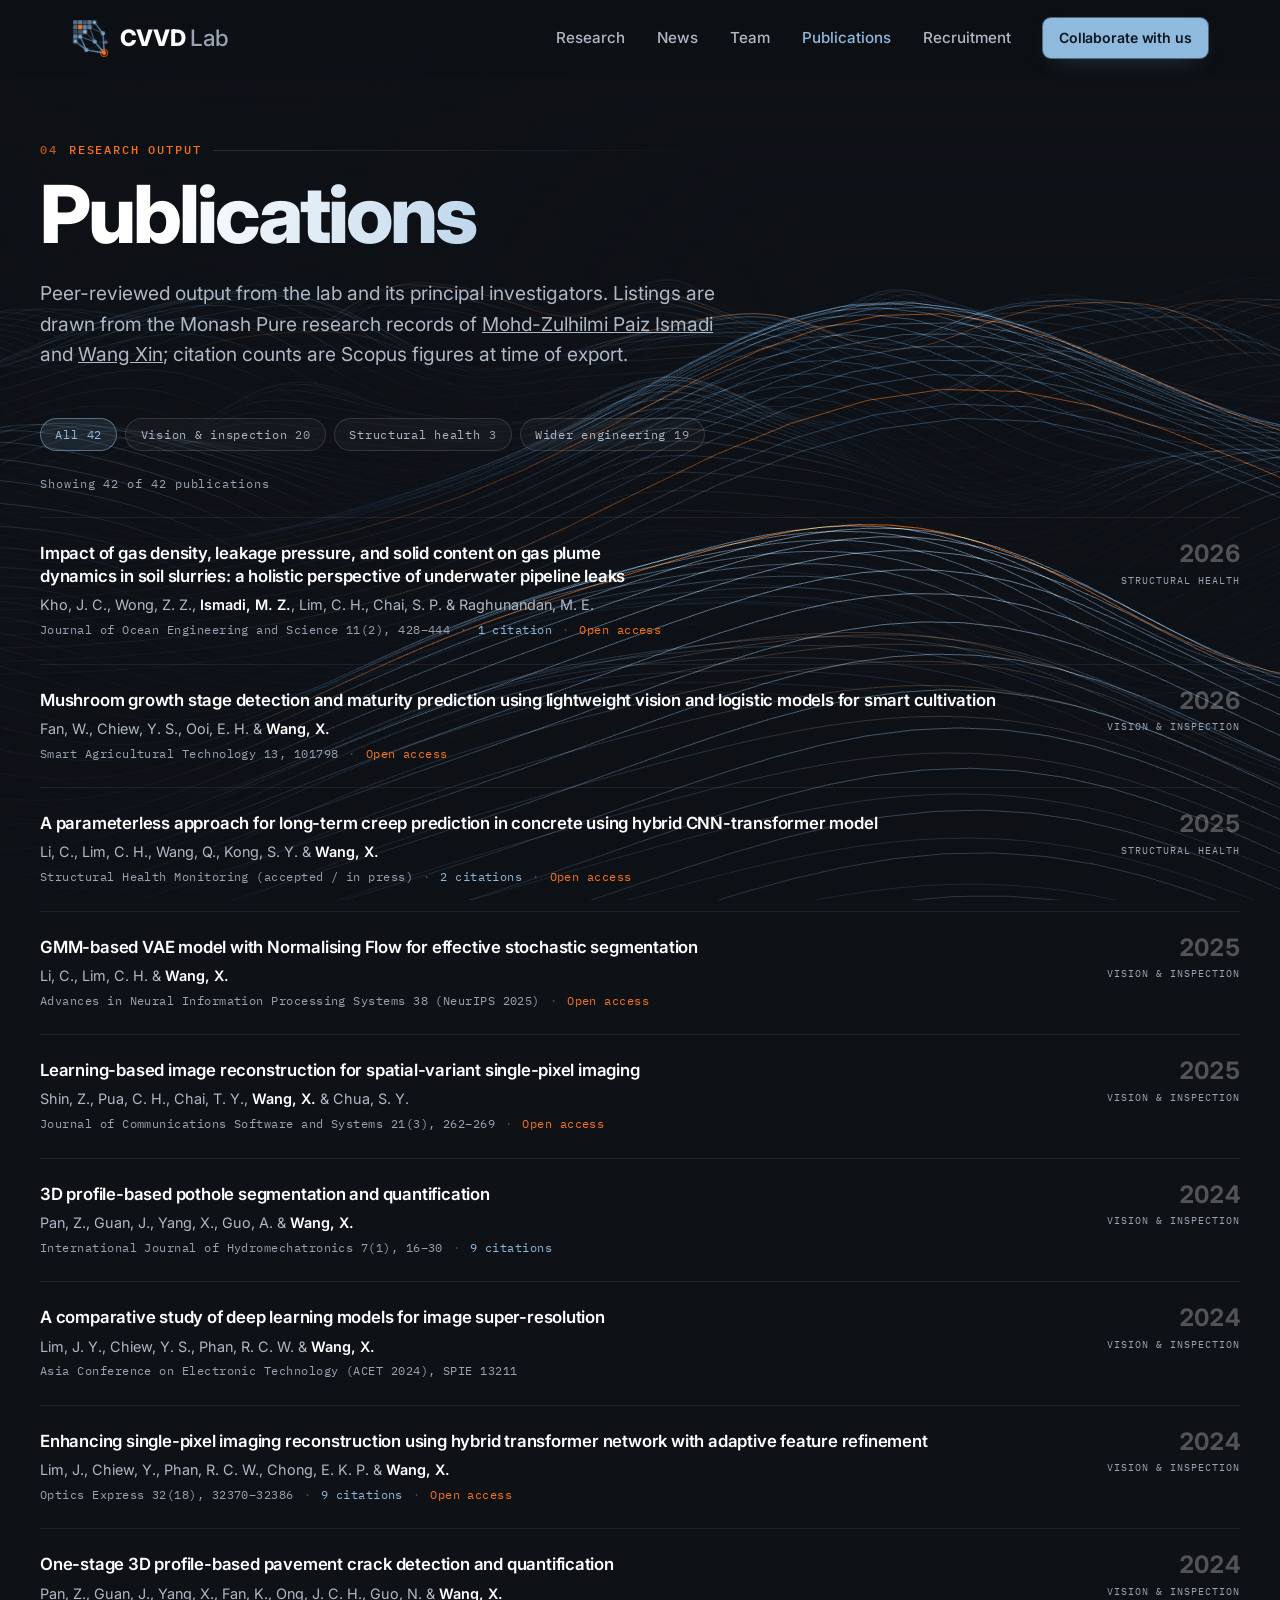
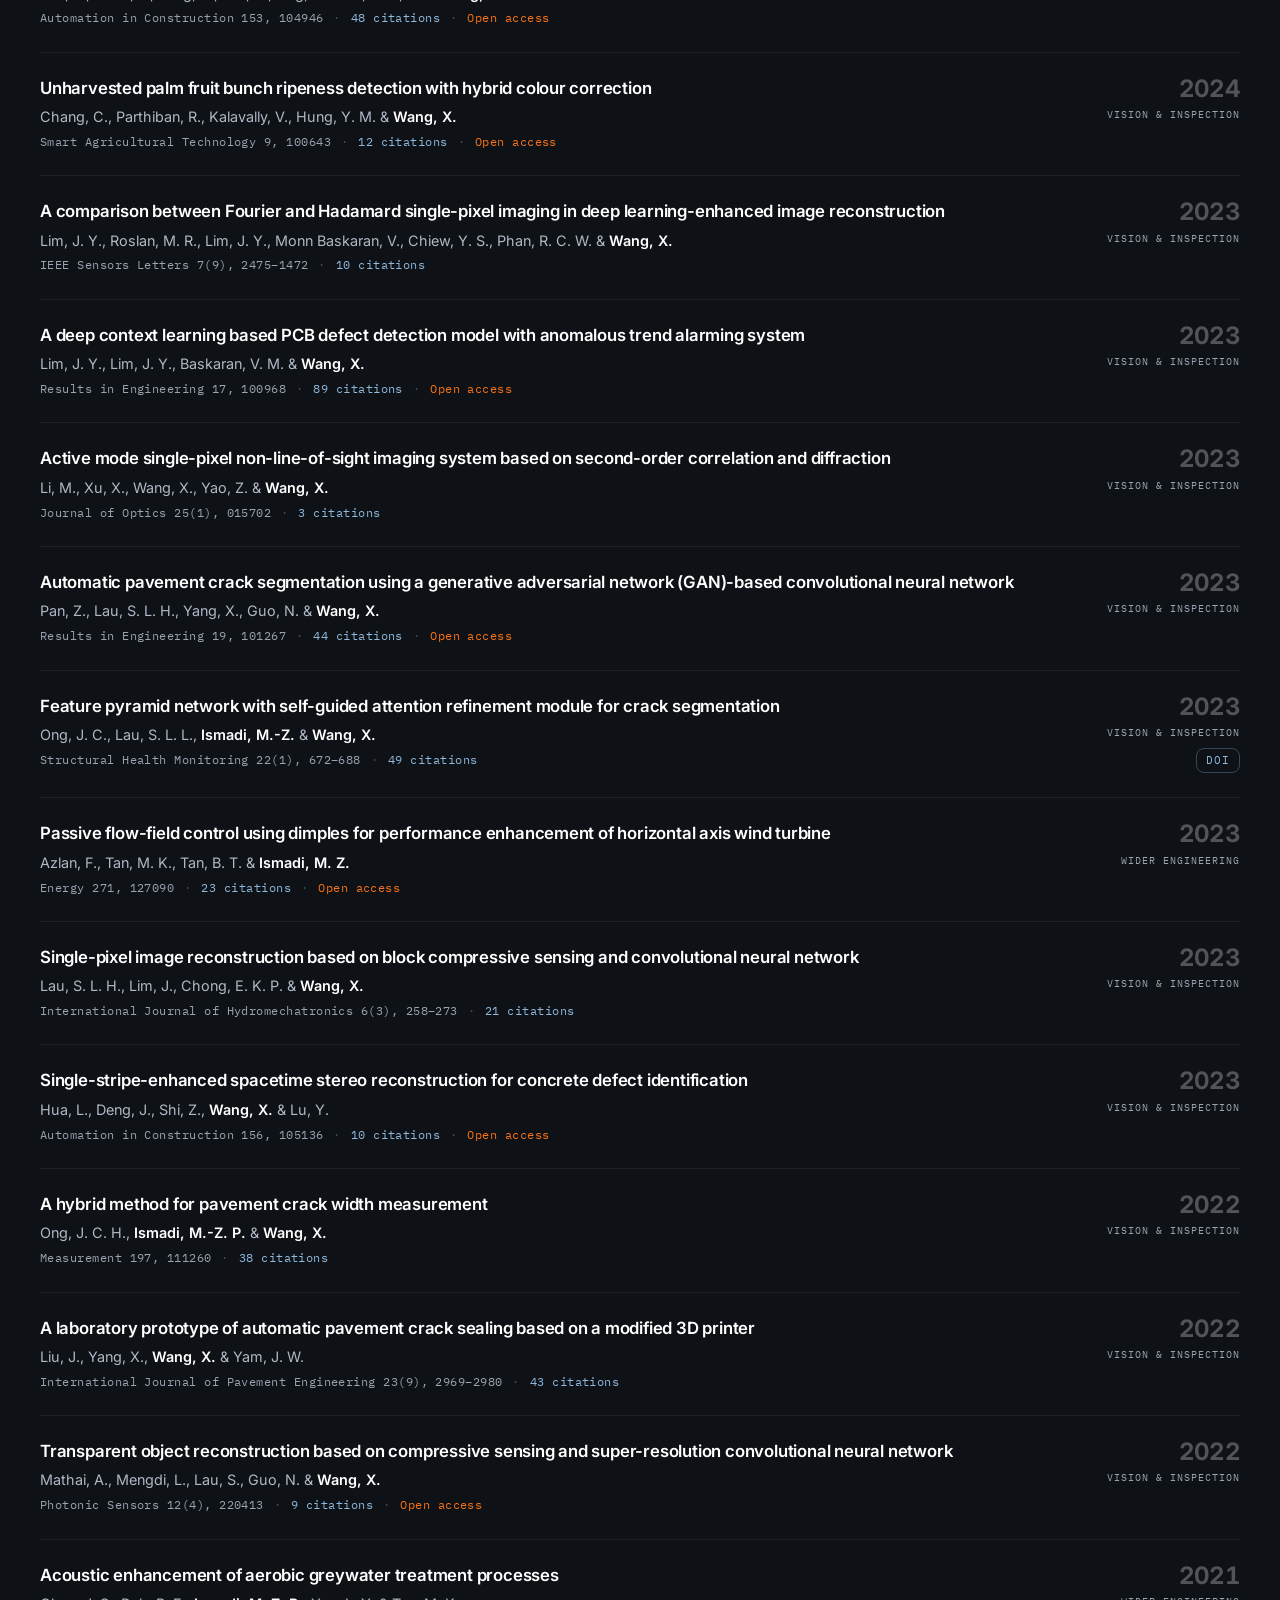
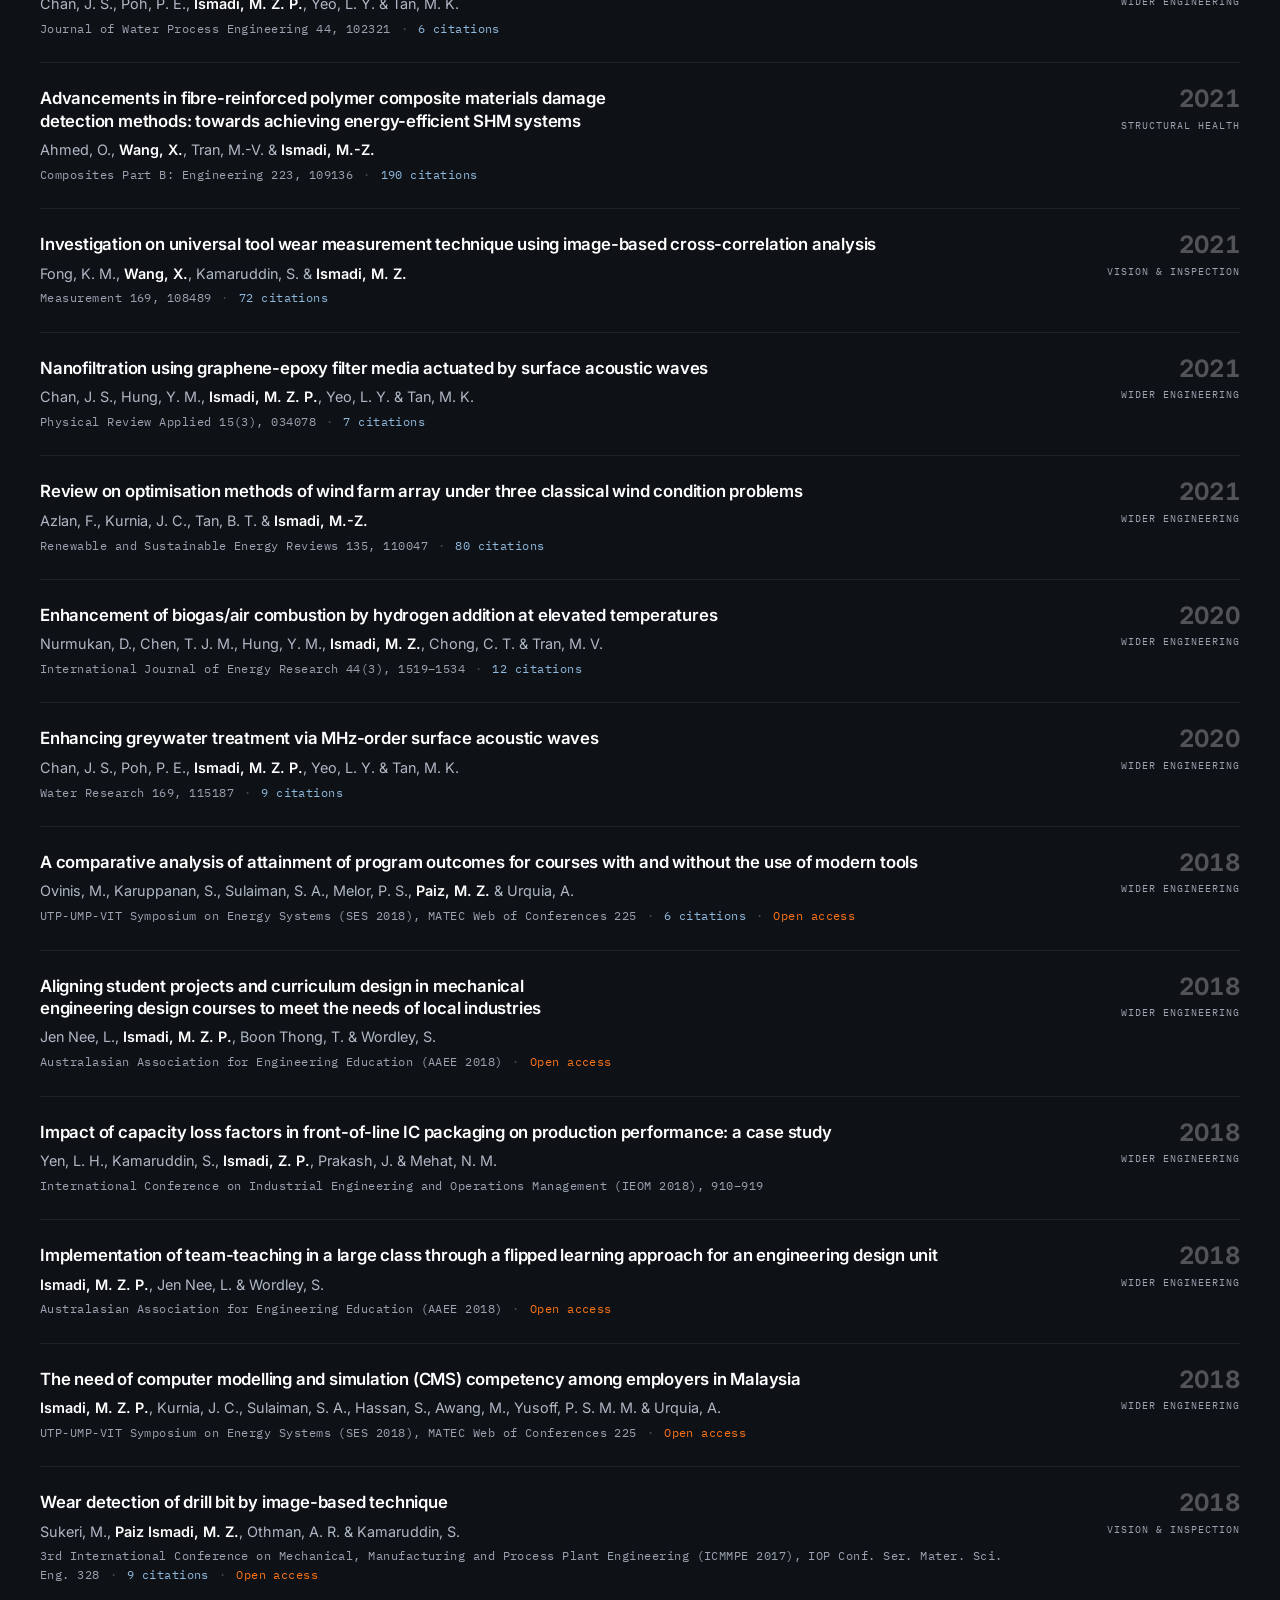
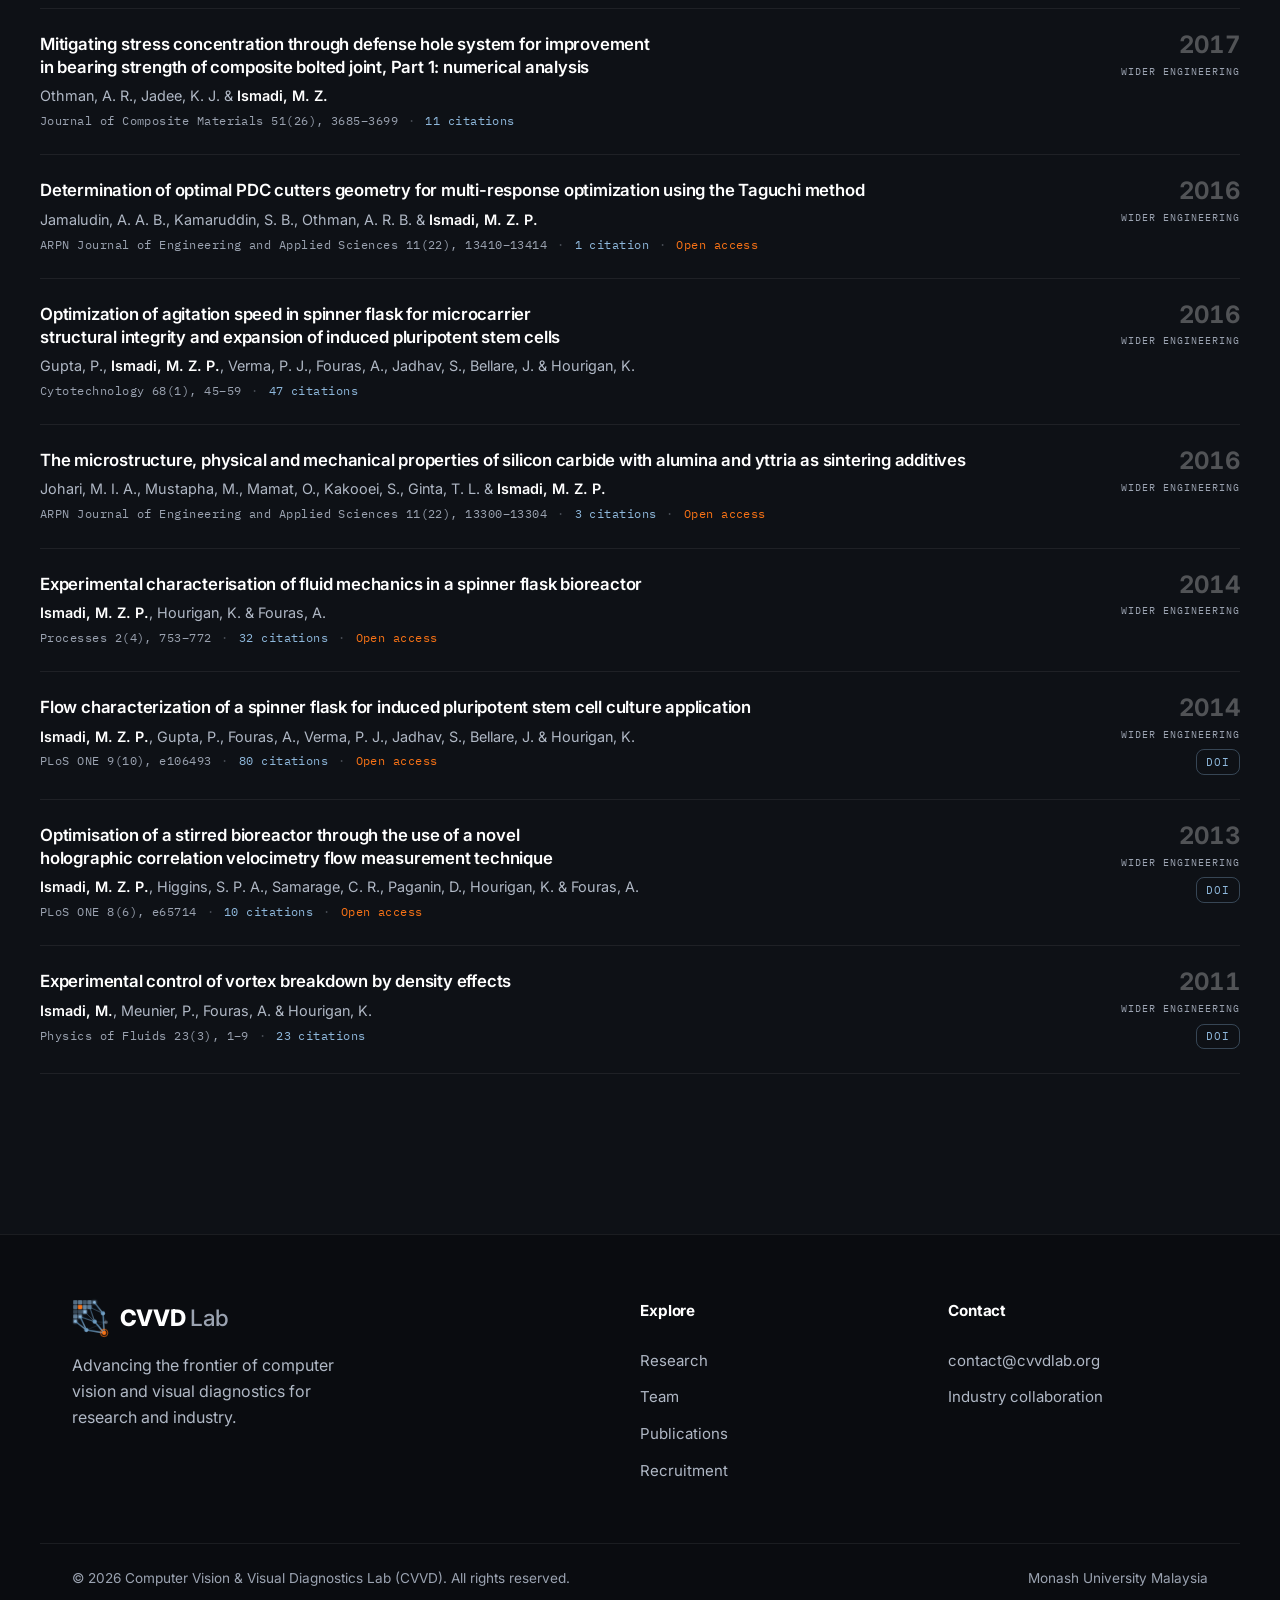
<file: publications.html>
<!DOCTYPE html>
<html lang="en">
<head>
    <meta charset="UTF-8">
    <meta name="viewport" content="width=device-width, initial-scale=1.0">
    <title>Publications - CVVD Lab</title>
    <link rel="icon" href="data:image/svg+xml,%3Csvg%20xmlns%3D%27http%3A%2F%2Fwww.w3.org%2F2000%2Fsvg%27%20viewBox%3D%270%200%2032%2032%27%3E%3Crect%20width%3D%2732%27%20height%3D%2732%27%20rx%3D%277%27%20fill%3D%27%230e1116%27%2F%3E%3Cg%20fill%3D%27%238fb9dd%27%3E%3Crect%20x%3D%273%27%20y%3D%273%27%20width%3D%276%27%20height%3D%276%27%20rx%3D%271.2%27%20opacity%3D%27.85%27%2F%3E%3Crect%20x%3D%2710%27%20y%3D%273%27%20width%3D%276%27%20height%3D%276%27%20rx%3D%271.2%27%20opacity%3D%27.5%27%2F%3E%3Crect%20x%3D%2717%27%20y%3D%273%27%20width%3D%276%27%20height%3D%276%27%20rx%3D%271.2%27%20opacity%3D%27.65%27%2F%3E%3Crect%20x%3D%273%27%20y%3D%2710%27%20width%3D%276%27%20height%3D%276%27%20rx%3D%271.2%27%20opacity%3D%27.55%27%2F%3E%3Crect%20x%3D%273%27%20y%3D%2717%27%20width%3D%276%27%20height%3D%276%27%20rx%3D%271.2%27%20opacity%3D%27.7%27%2F%3E%3C%2Fg%3E%3Crect%20x%3D%2710%27%20y%3D%2710%27%20width%3D%276%27%20height%3D%276%27%20rx%3D%271.2%27%20fill%3D%27%23f97316%27%2F%3E%3Cg%20stroke%3D%27%238fb9dd%27%20stroke-width%3D%271.4%27%20fill%3D%27none%27%20stroke-linecap%3D%27round%27%20opacity%3D%27.9%27%3E%3Cpath%20d%3D%27M20%206%20L22%2015%27%2F%3E%3Cpath%20d%3D%27M13%2013%20L22%2015%27%2F%3E%3Cpath%20d%3D%27M6%2020%20L22%2015%27%2F%3E%3Cpath%20d%3D%27M22%2015%20L26%2025%27%2F%3E%3C%2Fg%3E%3Ccircle%20cx%3D%2722%27%20cy%3D%2715%27%20r%3D%272.3%27%20fill%3D%27%238fb9dd%27%2F%3E%3Ccircle%20cx%3D%2726%27%20cy%3D%2725%27%20r%3D%273.3%27%20fill%3D%27%23f97316%27%2F%3E%3C%2Fsvg%3E">
    <link href="https://fonts.googleapis.com/css2?family=Inter:wght@400;500;600;700;800&family=Outfit:wght@600;700&family=IBM+Plex+Mono:wght@400;500&display=swap" rel="stylesheet">
    <link rel="stylesheet" href="styles.css?v=44">
    <script>document.documentElement.classList.add('js');</script>
</head>
<body>
    <header>
        <div class="container nav-container">
            <a href="index.html" class="logo" aria-label="CVVD Lab, home">
                <svg class="logo-mark" viewBox="0 0 64 64" aria-hidden="true" focusable="false">
                    <defs>
                        <linearGradient id="cvvdGh1" x1="0" y1="0" x2="1" y2="1">
                            <stop offset="0" stop-color="#4a7ea6" />
                            <stop offset="1" stop-color="#8fb9dd" />
                        </linearGradient>
                    </defs>

                    <!-- Image half -->
                    <g class="mark-px" fill="#8fb9dd">
                        <rect x="2.0" y="2.0" width="7.2" height="7.2" rx="1.2" opacity="0.57" /><rect x="10.0" y="2.0" width="7.2" height="7.2" rx="1.2" opacity="0.64" /><rect x="18.0" y="2.0" width="7.2" height="7.2" rx="1.2" opacity="0.45" /><rect x="26.0" y="2.0" width="7.2" height="7.2" rx="1.2" opacity="0.61" /><rect x="34.0" y="2.0" width="7.2" height="7.2" rx="1.2" opacity="0.24" /><rect x="2.0" y="10.0" width="7.2" height="7.2" rx="1.2" opacity="0.55" /><rect class="px-hot" x="10.0" y="10.0" width="7.2" height="7.2" rx="1.2" /><rect x="18.0" y="10.0" width="7.2" height="7.2" rx="1.2" opacity="0.7" /><rect x="26.0" y="10.0" width="7.2" height="7.2" rx="1.2" opacity="0.67" /><rect x="2.0" y="18.0" width="7.2" height="7.2" rx="1.2" opacity="0.35" /><rect x="10.0" y="18.0" width="7.2" height="7.2" rx="1.2" opacity="0.39" /><rect x="18.0" y="18.0" width="7.2" height="7.2" rx="1.2" opacity="0.67" /><rect x="2.0" y="26.0" width="7.2" height="7.2" rx="1.2" opacity="0.66" /><rect x="10.0" y="26.0" width="7.2" height="7.2" rx="1.2" opacity="0.54" /><rect x="2.0" y="34.0" width="7.2" height="7.2" rx="1.2" opacity="0.4" />
                    </g>

                    <g class="mark-net">
                        <g fill="none" stroke="url(#cvvdGh1)" stroke-linecap="round">
                            <path stroke-width="2.22" opacity="0.77" d="M37.6 5.6 L52.0 24.0" />
                            <path stroke-width="1.51" opacity="0.51" d="M29.6 13.6 L52.0 24.0" />
                            <path stroke-width="1.76" opacity="0.6" d="M29.6 13.6 L38.0 38.0" />
                            <path stroke-width="1.5" opacity="0.5" d="M21.6 21.6 L38.0 38.0" />
                            <path stroke-width="1.78" opacity="0.61" d="M13.6 29.6 L38.0 38.0" />
                            <path stroke-width="2.39" opacity="0.84" d="M13.6 29.6 L24.0 52.0" />
                            <path stroke-width="2.29" opacity="0.8" d="M5.6 37.6 L24.0 52.0" />
                            <path stroke-width="2.34" opacity="0.82" d="M24.0 52.0 L54.0 57.0" />
                            <path stroke-width="0.93" opacity="0.29" d="M24.0 52.0 L57.0 39.0" />
                            <path stroke-width="2.5" opacity="0.88" d="M38.0 38.0 L54.0 57.0" />
                            <path stroke-width="1.07" opacity="0.34" d="M38.0 38.0 L57.0 39.0" />
                            <path stroke-width="2.35" opacity="0.83" d="M52.0 24.0 L54.0 57.0" />
                            <path stroke-width="0.97" opacity="0.3" d="M52.0 24.0 L57.0 39.0" />
                        </g>
                        <g class="mark-h" fill="url(#cvvdGh1)"><circle cx="24.0" cy="52.0" r="3.6" /><circle cx="38.0" cy="38.0" r="3.6" /><circle cx="52.0" cy="24.0" r="3.6" /></g>

                        <!-- Head: two classes, one of them wins -->
                        <circle class="out-alt" cx="57.0" cy="39.0" r="3.2" />

                        <circle class="pulse pulse-a" r="2.3" />
                        <circle class="pulse pulse-b" r="2.3" />
                        <circle class="pulse pulse-c" r="2.3" />
                        <circle class="pulse pulse-d" r="2.1" />

                        <g class="mark-flag">
                            <circle cx="54.0" cy="57.0" r="6.2" fill="none" stroke="#f97316" stroke-width="1.3" />
                            <circle cx="54.0" cy="57.0" r="3.6" fill="#f97316" />
                        </g>
                    </g>
                </svg>
                <span class="logo-word">CVVD <span class="logo-lab">Lab</span></span>
            </a>
            <button class="nav-toggle" aria-expanded="false" aria-controls="site-nav" aria-label="Open menu">
                <span></span><span></span><span></span>
            </button>
            <nav class="nav-links" id="site-nav">
                <a href="index.html#capabilities">Research</a>
                <a href="index.html#news">News</a>
                <a href="team.html">Team</a>
                <a href="publications.html">Publications</a>
                <a href="recruitment.html">Recruitment</a>
                <a href="#contact" class="btn btn-primary btn-sm">Collaborate with us</a>
            </nav>
        </div>
    </header>

    <main id="main">
      <section class="section container pub-section">
        <div class="sec-head">
          <p class="eyebrow"><span class="eyebrow-num">04</span> Research output</p>
          <h1 class="text-gradient-cyan">Publications</h1>
          <p class="sec-lede">
            Peer-reviewed output from the lab and its principal investigators. Listings are
            drawn from the Monash Pure research records of
            <a href="https://research.monash.edu/en/persons/mohd-zulhilmi-paiz-ismadi" target="_blank" rel="noopener">Mohd-Zulhilmi Paiz Ismadi</a>
            and <a href="https://research.monash.edu/en/persons/wang-xin" target="_blank" rel="noopener">Wang Xin</a>;
            citation counts are Scopus figures at time of export.
          </p>
        </div>

        <div class="pub-filter" role="group" aria-label="Filter publications by topic">
          <button type="button" class="chip is-on" data-filter="all" aria-pressed="true">All <span>42</span></button>
          <button type="button" class="chip" data-filter="cv" aria-pressed="false">Vision &amp; inspection <span>20</span></button>
          <button type="button" class="chip" data-filter="shm" aria-pressed="false">Structural health <span>3</span></button>
          <button type="button" class="chip" data-filter="other" aria-pressed="false">Wider engineering <span>19</span></button>
        </div>

        <p class="pub-count" role="status" aria-live="polite"></p>

        <ol class="pub-list">
          <li class="pub-item" data-topic="shm" data-year="2026">
            <div class="pub-main">
              <h3 class="pub-title">Impact of gas density, leakage pressure, and solid content on gas plume dynamics in soil slurries: a holistic perspective of underwater pipeline leaks</h3>
              <p class="pub-authors">Kho, J. C., Wong, Z. Z., <b>Ismadi, M. Z.</b>, Lim, C. H., Chai, S. P. &amp; Raghunandan, M. E.</p>
              <p class="pub-meta"><span class="pub-venue">Journal of Ocean Engineering and Science 11(2), 428–444</span> <span class="dot">·</span> <span class="pub-cites">1 citation</span> <span class="dot">·</span> <span class="pub-oa">Open access</span></p>
            </div>
            <div class="pub-side">
              <span class="pub-year">2026</span>
              <span class="pub-topic">Structural health</span>
              
            </div>
          </li>
          <li class="pub-item" data-topic="cv" data-year="2026">
            <div class="pub-main">
              <h3 class="pub-title">Mushroom growth stage detection and maturity prediction using lightweight vision and logistic models for smart cultivation</h3>
              <p class="pub-authors">Fan, W., Chiew, Y. S., Ooi, E. H. &amp; <b>Wang, X.</b></p>
              <p class="pub-meta"><span class="pub-venue">Smart Agricultural Technology 13, 101798</span> <span class="dot">·</span> <span class="pub-oa">Open access</span></p>
            </div>
            <div class="pub-side">
              <span class="pub-year">2026</span>
              <span class="pub-topic">Vision &amp; inspection</span>
              
            </div>
          </li>
          <li class="pub-item" data-topic="shm" data-year="2025">
            <div class="pub-main">
              <h3 class="pub-title">A parameterless approach for long-term creep prediction in concrete using hybrid CNN-transformer model</h3>
              <p class="pub-authors">Li, C., Lim, C. H., Wang, Q., Kong, S. Y. &amp; <b>Wang, X.</b></p>
              <p class="pub-meta"><span class="pub-venue">Structural Health Monitoring (accepted / in press)</span> <span class="dot">·</span> <span class="pub-cites">2 citations</span> <span class="dot">·</span> <span class="pub-oa">Open access</span></p>
            </div>
            <div class="pub-side">
              <span class="pub-year">2025</span>
              <span class="pub-topic">Structural health</span>
              
            </div>
          </li>
          <li class="pub-item" data-topic="cv" data-year="2025">
            <div class="pub-main">
              <h3 class="pub-title">GMM-based VAE model with Normalising Flow for effective stochastic segmentation</h3>
              <p class="pub-authors">Li, C., Lim, C. H. &amp; <b>Wang, X.</b></p>
              <p class="pub-meta"><span class="pub-venue">Advances in Neural Information Processing Systems 38 (NeurIPS 2025)</span> <span class="dot">·</span> <span class="pub-oa">Open access</span></p>
            </div>
            <div class="pub-side">
              <span class="pub-year">2025</span>
              <span class="pub-topic">Vision &amp; inspection</span>
              
            </div>
          </li>
          <li class="pub-item" data-topic="cv" data-year="2025">
            <div class="pub-main">
              <h3 class="pub-title">Learning-based image reconstruction for spatial-variant single-pixel imaging</h3>
              <p class="pub-authors">Shin, Z., Pua, C. H., Chai, T. Y., <b>Wang, X.</b> &amp; Chua, S. Y.</p>
              <p class="pub-meta"><span class="pub-venue">Journal of Communications Software and Systems 21(3), 262–269</span> <span class="dot">·</span> <span class="pub-oa">Open access</span></p>
            </div>
            <div class="pub-side">
              <span class="pub-year">2025</span>
              <span class="pub-topic">Vision &amp; inspection</span>
              
            </div>
          </li>
          <li class="pub-item" data-topic="cv" data-year="2024">
            <div class="pub-main">
              <h3 class="pub-title">3D profile-based pothole segmentation and quantification</h3>
              <p class="pub-authors">Pan, Z., Guan, J., Yang, X., Guo, A. &amp; <b>Wang, X.</b></p>
              <p class="pub-meta"><span class="pub-venue">International Journal of Hydromechatronics 7(1), 16–30</span> <span class="dot">·</span> <span class="pub-cites">9 citations</span></p>
            </div>
            <div class="pub-side">
              <span class="pub-year">2024</span>
              <span class="pub-topic">Vision &amp; inspection</span>
              
            </div>
          </li>
          <li class="pub-item" data-topic="cv" data-year="2024">
            <div class="pub-main">
              <h3 class="pub-title">A comparative study of deep learning models for image super-resolution</h3>
              <p class="pub-authors">Lim, J. Y., Chiew, Y. S., Phan, R. C. W. &amp; <b>Wang, X.</b></p>
              <p class="pub-meta"><span class="pub-venue">Asia Conference on Electronic Technology (ACET 2024), SPIE 13211</span></p>
            </div>
            <div class="pub-side">
              <span class="pub-year">2024</span>
              <span class="pub-topic">Vision &amp; inspection</span>
              
            </div>
          </li>
          <li class="pub-item" data-topic="cv" data-year="2024">
            <div class="pub-main">
              <h3 class="pub-title">Enhancing single-pixel imaging reconstruction using hybrid transformer network with adaptive feature refinement</h3>
              <p class="pub-authors">Lim, J., Chiew, Y., Phan, R. C. W., Chong, E. K. P. &amp; <b>Wang, X.</b></p>
              <p class="pub-meta"><span class="pub-venue">Optics Express 32(18), 32370–32386</span> <span class="dot">·</span> <span class="pub-cites">9 citations</span> <span class="dot">·</span> <span class="pub-oa">Open access</span></p>
            </div>
            <div class="pub-side">
              <span class="pub-year">2024</span>
              <span class="pub-topic">Vision &amp; inspection</span>
              
            </div>
          </li>
          <li class="pub-item" data-topic="cv" data-year="2024">
            <div class="pub-main">
              <h3 class="pub-title">One-stage 3D profile-based pavement crack detection and quantification</h3>
              <p class="pub-authors">Pan, Z., Guan, J., Yang, X., Fan, K., Ong, J. C. H., Guo, N. &amp; <b>Wang, X.</b></p>
              <p class="pub-meta"><span class="pub-venue">Automation in Construction 153, 104946</span> <span class="dot">·</span> <span class="pub-cites">48 citations</span> <span class="dot">·</span> <span class="pub-oa">Open access</span></p>
            </div>
            <div class="pub-side">
              <span class="pub-year">2024</span>
              <span class="pub-topic">Vision &amp; inspection</span>
              
            </div>
          </li>
          <li class="pub-item" data-topic="cv" data-year="2024">
            <div class="pub-main">
              <h3 class="pub-title">Unharvested palm fruit bunch ripeness detection with hybrid colour correction</h3>
              <p class="pub-authors">Chang, C., Parthiban, R., Kalavally, V., Hung, Y. M. &amp; <b>Wang, X.</b></p>
              <p class="pub-meta"><span class="pub-venue">Smart Agricultural Technology 9, 100643</span> <span class="dot">·</span> <span class="pub-cites">12 citations</span> <span class="dot">·</span> <span class="pub-oa">Open access</span></p>
            </div>
            <div class="pub-side">
              <span class="pub-year">2024</span>
              <span class="pub-topic">Vision &amp; inspection</span>
              
            </div>
          </li>
          <li class="pub-item" data-topic="cv" data-year="2023">
            <div class="pub-main">
              <h3 class="pub-title">A comparison between Fourier and Hadamard single-pixel imaging in deep learning-enhanced image reconstruction</h3>
              <p class="pub-authors">Lim, J. Y., Roslan, M. R., Lim, J. Y., Monn Baskaran, V., Chiew, Y. S., Phan, R. C. W. &amp; <b>Wang, X.</b></p>
              <p class="pub-meta"><span class="pub-venue">IEEE Sensors Letters 7(9), 2475–1472</span> <span class="dot">·</span> <span class="pub-cites">10 citations</span></p>
            </div>
            <div class="pub-side">
              <span class="pub-year">2023</span>
              <span class="pub-topic">Vision &amp; inspection</span>
              
            </div>
          </li>
          <li class="pub-item" data-topic="cv" data-year="2023">
            <div class="pub-main">
              <h3 class="pub-title">A deep context learning based PCB defect detection model with anomalous trend alarming system</h3>
              <p class="pub-authors">Lim, J. Y., Lim, J. Y., Baskaran, V. M. &amp; <b>Wang, X.</b></p>
              <p class="pub-meta"><span class="pub-venue">Results in Engineering 17, 100968</span> <span class="dot">·</span> <span class="pub-cites">89 citations</span> <span class="dot">·</span> <span class="pub-oa">Open access</span></p>
            </div>
            <div class="pub-side">
              <span class="pub-year">2023</span>
              <span class="pub-topic">Vision &amp; inspection</span>
              
            </div>
          </li>
          <li class="pub-item" data-topic="cv" data-year="2023">
            <div class="pub-main">
              <h3 class="pub-title">Active mode single-pixel non-line-of-sight imaging system based on second-order correlation and diffraction</h3>
              <p class="pub-authors">Li, M., Xu, X., Wang, X., Yao, Z. &amp; <b>Wang, X.</b></p>
              <p class="pub-meta"><span class="pub-venue">Journal of Optics 25(1), 015702</span> <span class="dot">·</span> <span class="pub-cites">3 citations</span></p>
            </div>
            <div class="pub-side">
              <span class="pub-year">2023</span>
              <span class="pub-topic">Vision &amp; inspection</span>
              
            </div>
          </li>
          <li class="pub-item" data-topic="cv" data-year="2023">
            <div class="pub-main">
              <h3 class="pub-title">Automatic pavement crack segmentation using a generative adversarial network (GAN)-based convolutional neural network</h3>
              <p class="pub-authors">Pan, Z., Lau, S. L. H., Yang, X., Guo, N. &amp; <b>Wang, X.</b></p>
              <p class="pub-meta"><span class="pub-venue">Results in Engineering 19, 101267</span> <span class="dot">·</span> <span class="pub-cites">44 citations</span> <span class="dot">·</span> <span class="pub-oa">Open access</span></p>
            </div>
            <div class="pub-side">
              <span class="pub-year">2023</span>
              <span class="pub-topic">Vision &amp; inspection</span>
              
            </div>
          </li>
          <li class="pub-item" data-topic="cv" data-year="2023">
            <div class="pub-main">
              <h3 class="pub-title">Feature pyramid network with self-guided attention refinement module for crack segmentation</h3>
              <p class="pub-authors">Ong, J. C., Lau, S. L. L., <b>Ismadi, M.-Z.</b> &amp; <b>Wang, X.</b></p>
              <p class="pub-meta"><span class="pub-venue">Structural Health Monitoring 22(1), 672–688</span> <span class="dot">·</span> <span class="pub-cites">49 citations</span></p>
            </div>
            <div class="pub-side">
              <span class="pub-year">2023</span>
              <span class="pub-topic">Vision &amp; inspection</span>
              <a class="pub-doi" href="https://doi.org/10.1177/14759217231175654" target="_blank" rel="noopener">DOI</a>
            </div>
          </li>
          <li class="pub-item" data-topic="other" data-year="2023">
            <div class="pub-main">
              <h3 class="pub-title">Passive flow-field control using dimples for performance enhancement of horizontal axis wind turbine</h3>
              <p class="pub-authors">Azlan, F., Tan, M. K., Tan, B. T. &amp; <b>Ismadi, M. Z.</b></p>
              <p class="pub-meta"><span class="pub-venue">Energy 271, 127090</span> <span class="dot">·</span> <span class="pub-cites">23 citations</span> <span class="dot">·</span> <span class="pub-oa">Open access</span></p>
            </div>
            <div class="pub-side">
              <span class="pub-year">2023</span>
              <span class="pub-topic">Wider engineering</span>
              
            </div>
          </li>
          <li class="pub-item" data-topic="cv" data-year="2023">
            <div class="pub-main">
              <h3 class="pub-title">Single-pixel image reconstruction based on block compressive sensing and convolutional neural network</h3>
              <p class="pub-authors">Lau, S. L. H., Lim, J., Chong, E. K. P. &amp; <b>Wang, X.</b></p>
              <p class="pub-meta"><span class="pub-venue">International Journal of Hydromechatronics 6(3), 258–273</span> <span class="dot">·</span> <span class="pub-cites">21 citations</span></p>
            </div>
            <div class="pub-side">
              <span class="pub-year">2023</span>
              <span class="pub-topic">Vision &amp; inspection</span>
              
            </div>
          </li>
          <li class="pub-item" data-topic="cv" data-year="2023">
            <div class="pub-main">
              <h3 class="pub-title">Single-stripe-enhanced spacetime stereo reconstruction for concrete defect identification</h3>
              <p class="pub-authors">Hua, L., Deng, J., Shi, Z., <b>Wang, X.</b> &amp; Lu, Y.</p>
              <p class="pub-meta"><span class="pub-venue">Automation in Construction 156, 105136</span> <span class="dot">·</span> <span class="pub-cites">10 citations</span> <span class="dot">·</span> <span class="pub-oa">Open access</span></p>
            </div>
            <div class="pub-side">
              <span class="pub-year">2023</span>
              <span class="pub-topic">Vision &amp; inspection</span>
              
            </div>
          </li>
          <li class="pub-item" data-topic="cv" data-year="2022">
            <div class="pub-main">
              <h3 class="pub-title">A hybrid method for pavement crack width measurement</h3>
              <p class="pub-authors">Ong, J. C. H., <b>Ismadi, M.-Z. P.</b> &amp; <b>Wang, X.</b></p>
              <p class="pub-meta"><span class="pub-venue">Measurement 197, 111260</span> <span class="dot">·</span> <span class="pub-cites">38 citations</span></p>
            </div>
            <div class="pub-side">
              <span class="pub-year">2022</span>
              <span class="pub-topic">Vision &amp; inspection</span>
              
            </div>
          </li>
          <li class="pub-item" data-topic="cv" data-year="2022">
            <div class="pub-main">
              <h3 class="pub-title">A laboratory prototype of automatic pavement crack sealing based on a modified 3D printer</h3>
              <p class="pub-authors">Liu, J., Yang, X., <b>Wang, X.</b> &amp; Yam, J. W.</p>
              <p class="pub-meta"><span class="pub-venue">International Journal of Pavement Engineering 23(9), 2969–2980</span> <span class="dot">·</span> <span class="pub-cites">43 citations</span></p>
            </div>
            <div class="pub-side">
              <span class="pub-year">2022</span>
              <span class="pub-topic">Vision &amp; inspection</span>
              
            </div>
          </li>
          <li class="pub-item" data-topic="cv" data-year="2022">
            <div class="pub-main">
              <h3 class="pub-title">Transparent object reconstruction based on compressive sensing and super-resolution convolutional neural network</h3>
              <p class="pub-authors">Mathai, A., Mengdi, L., Lau, S., Guo, N. &amp; <b>Wang, X.</b></p>
              <p class="pub-meta"><span class="pub-venue">Photonic Sensors 12(4), 220413</span> <span class="dot">·</span> <span class="pub-cites">9 citations</span> <span class="dot">·</span> <span class="pub-oa">Open access</span></p>
            </div>
            <div class="pub-side">
              <span class="pub-year">2022</span>
              <span class="pub-topic">Vision &amp; inspection</span>
              
            </div>
          </li>
          <li class="pub-item" data-topic="other" data-year="2021">
            <div class="pub-main">
              <h3 class="pub-title">Acoustic enhancement of aerobic greywater treatment processes</h3>
              <p class="pub-authors">Chan, J. S., Poh, P. E., <b>Ismadi, M. Z. P.</b>, Yeo, L. Y. &amp; Tan, M. K.</p>
              <p class="pub-meta"><span class="pub-venue">Journal of Water Process Engineering 44, 102321</span> <span class="dot">·</span> <span class="pub-cites">6 citations</span></p>
            </div>
            <div class="pub-side">
              <span class="pub-year">2021</span>
              <span class="pub-topic">Wider engineering</span>
              
            </div>
          </li>
          <li class="pub-item" data-topic="shm" data-year="2021">
            <div class="pub-main">
              <h3 class="pub-title">Advancements in fibre-reinforced polymer composite materials damage detection methods: towards achieving energy-efficient SHM systems</h3>
              <p class="pub-authors">Ahmed, O., <b>Wang, X.</b>, Tran, M.-V. &amp; <b>Ismadi, M.-Z.</b></p>
              <p class="pub-meta"><span class="pub-venue">Composites Part B: Engineering 223, 109136</span> <span class="dot">·</span> <span class="pub-cites">190 citations</span></p>
            </div>
            <div class="pub-side">
              <span class="pub-year">2021</span>
              <span class="pub-topic">Structural health</span>
              
            </div>
          </li>
          <li class="pub-item" data-topic="cv" data-year="2021">
            <div class="pub-main">
              <h3 class="pub-title">Investigation on universal tool wear measurement technique using image-based cross-correlation analysis</h3>
              <p class="pub-authors">Fong, K. M., <b>Wang, X.</b>, Kamaruddin, S. &amp; <b>Ismadi, M. Z.</b></p>
              <p class="pub-meta"><span class="pub-venue">Measurement 169, 108489</span> <span class="dot">·</span> <span class="pub-cites">72 citations</span></p>
            </div>
            <div class="pub-side">
              <span class="pub-year">2021</span>
              <span class="pub-topic">Vision &amp; inspection</span>
              
            </div>
          </li>
          <li class="pub-item" data-topic="other" data-year="2021">
            <div class="pub-main">
              <h3 class="pub-title">Nanofiltration using graphene-epoxy filter media actuated by surface acoustic waves</h3>
              <p class="pub-authors">Chan, J. S., Hung, Y. M., <b>Ismadi, M. Z. P.</b>, Yeo, L. Y. &amp; Tan, M. K.</p>
              <p class="pub-meta"><span class="pub-venue">Physical Review Applied 15(3), 034078</span> <span class="dot">·</span> <span class="pub-cites">7 citations</span></p>
            </div>
            <div class="pub-side">
              <span class="pub-year">2021</span>
              <span class="pub-topic">Wider engineering</span>
              
            </div>
          </li>
          <li class="pub-item" data-topic="other" data-year="2021">
            <div class="pub-main">
              <h3 class="pub-title">Review on optimisation methods of wind farm array under three classical wind condition problems</h3>
              <p class="pub-authors">Azlan, F., Kurnia, J. C., Tan, B. T. &amp; <b>Ismadi, M.-Z.</b></p>
              <p class="pub-meta"><span class="pub-venue">Renewable and Sustainable Energy Reviews 135, 110047</span> <span class="dot">·</span> <span class="pub-cites">80 citations</span></p>
            </div>
            <div class="pub-side">
              <span class="pub-year">2021</span>
              <span class="pub-topic">Wider engineering</span>
              
            </div>
          </li>
          <li class="pub-item" data-topic="other" data-year="2020">
            <div class="pub-main">
              <h3 class="pub-title">Enhancement of biogas/air combustion by hydrogen addition at elevated temperatures</h3>
              <p class="pub-authors">Nurmukan, D., Chen, T. J. M., Hung, Y. M., <b>Ismadi, M. Z.</b>, Chong, C. T. &amp; Tran, M. V.</p>
              <p class="pub-meta"><span class="pub-venue">International Journal of Energy Research 44(3), 1519–1534</span> <span class="dot">·</span> <span class="pub-cites">12 citations</span></p>
            </div>
            <div class="pub-side">
              <span class="pub-year">2020</span>
              <span class="pub-topic">Wider engineering</span>
              
            </div>
          </li>
          <li class="pub-item" data-topic="other" data-year="2020">
            <div class="pub-main">
              <h3 class="pub-title">Enhancing greywater treatment via MHz-order surface acoustic waves</h3>
              <p class="pub-authors">Chan, J. S., Poh, P. E., <b>Ismadi, M. Z. P.</b>, Yeo, L. Y. &amp; Tan, M. K.</p>
              <p class="pub-meta"><span class="pub-venue">Water Research 169, 115187</span> <span class="dot">·</span> <span class="pub-cites">9 citations</span></p>
            </div>
            <div class="pub-side">
              <span class="pub-year">2020</span>
              <span class="pub-topic">Wider engineering</span>
              
            </div>
          </li>
          <li class="pub-item" data-topic="other" data-year="2018">
            <div class="pub-main">
              <h3 class="pub-title">A comparative analysis of attainment of program outcomes for courses with and without the use of modern tools</h3>
              <p class="pub-authors">Ovinis, M., Karuppanan, S., Sulaiman, S. A., Melor, P. S., <b>Paiz, M. Z.</b> &amp; Urquia, A.</p>
              <p class="pub-meta"><span class="pub-venue">UTP-UMP-VIT Symposium on Energy Systems (SES 2018), MATEC Web of Conferences 225</span> <span class="dot">·</span> <span class="pub-cites">6 citations</span> <span class="dot">·</span> <span class="pub-oa">Open access</span></p>
            </div>
            <div class="pub-side">
              <span class="pub-year">2018</span>
              <span class="pub-topic">Wider engineering</span>
              
            </div>
          </li>
          <li class="pub-item" data-topic="other" data-year="2018">
            <div class="pub-main">
              <h3 class="pub-title">Aligning student projects and curriculum design in mechanical engineering design courses to meet the needs of local industries</h3>
              <p class="pub-authors">Jen Nee, L., <b>Ismadi, M. Z. P.</b>, Boon Thong, T. &amp; Wordley, S.</p>
              <p class="pub-meta"><span class="pub-venue">Australasian Association for Engineering Education (AAEE 2018)</span> <span class="dot">·</span> <span class="pub-oa">Open access</span></p>
            </div>
            <div class="pub-side">
              <span class="pub-year">2018</span>
              <span class="pub-topic">Wider engineering</span>
              
            </div>
          </li>
          <li class="pub-item" data-topic="other" data-year="2018">
            <div class="pub-main">
              <h3 class="pub-title">Impact of capacity loss factors in front-of-line IC packaging on production performance: a case study</h3>
              <p class="pub-authors">Yen, L. H., Kamaruddin, S., <b>Ismadi, Z. P.</b>, Prakash, J. &amp; Mehat, N. M.</p>
              <p class="pub-meta"><span class="pub-venue">International Conference on Industrial Engineering and Operations Management (IEOM 2018), 910–919</span></p>
            </div>
            <div class="pub-side">
              <span class="pub-year">2018</span>
              <span class="pub-topic">Wider engineering</span>
              
            </div>
          </li>
          <li class="pub-item" data-topic="other" data-year="2018">
            <div class="pub-main">
              <h3 class="pub-title">Implementation of team-teaching in a large class through a flipped learning approach for an engineering design unit</h3>
              <p class="pub-authors"><b>Ismadi, M. Z. P.</b>, Jen Nee, L. &amp; Wordley, S.</p>
              <p class="pub-meta"><span class="pub-venue">Australasian Association for Engineering Education (AAEE 2018)</span> <span class="dot">·</span> <span class="pub-oa">Open access</span></p>
            </div>
            <div class="pub-side">
              <span class="pub-year">2018</span>
              <span class="pub-topic">Wider engineering</span>
              
            </div>
          </li>
          <li class="pub-item" data-topic="other" data-year="2018">
            <div class="pub-main">
              <h3 class="pub-title">The need of computer modelling and simulation (CMS) competency among employers in Malaysia</h3>
              <p class="pub-authors"><b>Ismadi, M. Z. P.</b>, Kurnia, J. C., Sulaiman, S. A., Hassan, S., Awang, M., Yusoff, P. S. M. M. &amp; Urquia, A.</p>
              <p class="pub-meta"><span class="pub-venue">UTP-UMP-VIT Symposium on Energy Systems (SES 2018), MATEC Web of Conferences 225</span> <span class="dot">·</span> <span class="pub-oa">Open access</span></p>
            </div>
            <div class="pub-side">
              <span class="pub-year">2018</span>
              <span class="pub-topic">Wider engineering</span>
              
            </div>
          </li>
          <li class="pub-item" data-topic="cv" data-year="2018">
            <div class="pub-main">
              <h3 class="pub-title">Wear detection of drill bit by image-based technique</h3>
              <p class="pub-authors">Sukeri, M., <b>Paiz Ismadi, M. Z.</b>, Othman, A. R. &amp; Kamaruddin, S.</p>
              <p class="pub-meta"><span class="pub-venue">3rd International Conference on Mechanical, Manufacturing and Process Plant Engineering (ICMMPE 2017), IOP Conf. Ser. Mater. Sci. Eng. 328</span> <span class="dot">·</span> <span class="pub-cites">9 citations</span> <span class="dot">·</span> <span class="pub-oa">Open access</span></p>
            </div>
            <div class="pub-side">
              <span class="pub-year">2018</span>
              <span class="pub-topic">Vision &amp; inspection</span>
              
            </div>
          </li>
          <li class="pub-item" data-topic="other" data-year="2017">
            <div class="pub-main">
              <h3 class="pub-title">Mitigating stress concentration through defense hole system for improvement in bearing strength of composite bolted joint, Part 1: numerical analysis</h3>
              <p class="pub-authors">Othman, A. R., Jadee, K. J. &amp; <b>Ismadi, M. Z.</b></p>
              <p class="pub-meta"><span class="pub-venue">Journal of Composite Materials 51(26), 3685–3699</span> <span class="dot">·</span> <span class="pub-cites">11 citations</span></p>
            </div>
            <div class="pub-side">
              <span class="pub-year">2017</span>
              <span class="pub-topic">Wider engineering</span>
              
            </div>
          </li>
          <li class="pub-item" data-topic="other" data-year="2016">
            <div class="pub-main">
              <h3 class="pub-title">Determination of optimal PDC cutters geometry for multi-response optimization using the Taguchi method</h3>
              <p class="pub-authors">Jamaludin, A. A. B., Kamaruddin, S. B., Othman, A. R. B. &amp; <b>Ismadi, M. Z. P.</b></p>
              <p class="pub-meta"><span class="pub-venue">ARPN Journal of Engineering and Applied Sciences 11(22), 13410–13414</span> <span class="dot">·</span> <span class="pub-cites">1 citation</span> <span class="dot">·</span> <span class="pub-oa">Open access</span></p>
            </div>
            <div class="pub-side">
              <span class="pub-year">2016</span>
              <span class="pub-topic">Wider engineering</span>
              
            </div>
          </li>
          <li class="pub-item" data-topic="other" data-year="2016">
            <div class="pub-main">
              <h3 class="pub-title">Optimization of agitation speed in spinner flask for microcarrier structural integrity and expansion of induced pluripotent stem cells</h3>
              <p class="pub-authors">Gupta, P., <b>Ismadi, M. Z. P.</b>, Verma, P. J., Fouras, A., Jadhav, S., Bellare, J. &amp; Hourigan, K.</p>
              <p class="pub-meta"><span class="pub-venue">Cytotechnology 68(1), 45–59</span> <span class="dot">·</span> <span class="pub-cites">47 citations</span></p>
            </div>
            <div class="pub-side">
              <span class="pub-year">2016</span>
              <span class="pub-topic">Wider engineering</span>
              
            </div>
          </li>
          <li class="pub-item" data-topic="other" data-year="2016">
            <div class="pub-main">
              <h3 class="pub-title">The microstructure, physical and mechanical properties of silicon carbide with alumina and yttria as sintering additives</h3>
              <p class="pub-authors">Johari, M. I. A., Mustapha, M., Mamat, O., Kakooei, S., Ginta, T. L. &amp; <b>Ismadi, M. Z. P.</b></p>
              <p class="pub-meta"><span class="pub-venue">ARPN Journal of Engineering and Applied Sciences 11(22), 13300–13304</span> <span class="dot">·</span> <span class="pub-cites">3 citations</span> <span class="dot">·</span> <span class="pub-oa">Open access</span></p>
            </div>
            <div class="pub-side">
              <span class="pub-year">2016</span>
              <span class="pub-topic">Wider engineering</span>
              
            </div>
          </li>
          <li class="pub-item" data-topic="other" data-year="2014">
            <div class="pub-main">
              <h3 class="pub-title">Experimental characterisation of fluid mechanics in a spinner flask bioreactor</h3>
              <p class="pub-authors"><b>Ismadi, M. Z. P.</b>, Hourigan, K. &amp; Fouras, A.</p>
              <p class="pub-meta"><span class="pub-venue">Processes 2(4), 753–772</span> <span class="dot">·</span> <span class="pub-cites">32 citations</span> <span class="dot">·</span> <span class="pub-oa">Open access</span></p>
            </div>
            <div class="pub-side">
              <span class="pub-year">2014</span>
              <span class="pub-topic">Wider engineering</span>
              
            </div>
          </li>
          <li class="pub-item" data-topic="other" data-year="2014">
            <div class="pub-main">
              <h3 class="pub-title">Flow characterization of a spinner flask for induced pluripotent stem cell culture application</h3>
              <p class="pub-authors"><b>Ismadi, M. Z. P.</b>, Gupta, P., Fouras, A., Verma, P. J., Jadhav, S., Bellare, J. &amp; Hourigan, K.</p>
              <p class="pub-meta"><span class="pub-venue">PLoS ONE 9(10), e106493</span> <span class="dot">·</span> <span class="pub-cites">80 citations</span> <span class="dot">·</span> <span class="pub-oa">Open access</span></p>
            </div>
            <div class="pub-side">
              <span class="pub-year">2014</span>
              <span class="pub-topic">Wider engineering</span>
              <a class="pub-doi" href="https://doi.org/10.1371/journal.pone.0106493" target="_blank" rel="noopener">DOI</a>
            </div>
          </li>
          <li class="pub-item" data-topic="other" data-year="2013">
            <div class="pub-main">
              <h3 class="pub-title">Optimisation of a stirred bioreactor through the use of a novel holographic correlation velocimetry flow measurement technique</h3>
              <p class="pub-authors"><b>Ismadi, M. Z. P.</b>, Higgins, S. P. A., Samarage, C. R., Paganin, D., Hourigan, K. &amp; Fouras, A.</p>
              <p class="pub-meta"><span class="pub-venue">PLoS ONE 8(6), e65714</span> <span class="dot">·</span> <span class="pub-cites">10 citations</span> <span class="dot">·</span> <span class="pub-oa">Open access</span></p>
            </div>
            <div class="pub-side">
              <span class="pub-year">2013</span>
              <span class="pub-topic">Wider engineering</span>
              <a class="pub-doi" href="https://doi.org/10.1371/journal.pone.0065714" target="_blank" rel="noopener">DOI</a>
            </div>
          </li>
          <li class="pub-item" data-topic="other" data-year="2011">
            <div class="pub-main">
              <h3 class="pub-title">Experimental control of vortex breakdown by density effects</h3>
              <p class="pub-authors"><b>Ismadi, M.</b>, Meunier, P., Fouras, A. &amp; Hourigan, K.</p>
              <p class="pub-meta"><span class="pub-venue">Physics of Fluids 23(3), 1–9</span> <span class="dot">·</span> <span class="pub-cites">23 citations</span></p>
            </div>
            <div class="pub-side">
              <span class="pub-year">2011</span>
              <span class="pub-topic">Wider engineering</span>
              <a class="pub-doi" href="https://doi.org/10.1063/1.3560383" target="_blank" rel="noopener">DOI</a>
            </div>
          </li>
        </ol>
      </section>
    </main>

    <footer id="contact">
        <div class="container footer-grid">
            <div class="footer-col">
                <a href="index.html" class="logo" style="margin-bottom: 1rem;" aria-label="CVVD Lab, home">
                    <svg class="logo-mark" viewBox="0 0 64 64" aria-hidden="true" focusable="false">
                    <defs>
                        <linearGradient id="cvvdGf2" x1="0" y1="0" x2="1" y2="1">
                            <stop offset="0" stop-color="#4a7ea6" />
                            <stop offset="1" stop-color="#8fb9dd" />
                        </linearGradient>
                    </defs>

                    <!-- Image half -->
                    <g class="mark-px" fill="#8fb9dd">
                        <rect x="2.0" y="2.0" width="7.2" height="7.2" rx="1.2" opacity="0.57" /><rect x="10.0" y="2.0" width="7.2" height="7.2" rx="1.2" opacity="0.64" /><rect x="18.0" y="2.0" width="7.2" height="7.2" rx="1.2" opacity="0.45" /><rect x="26.0" y="2.0" width="7.2" height="7.2" rx="1.2" opacity="0.61" /><rect x="34.0" y="2.0" width="7.2" height="7.2" rx="1.2" opacity="0.24" /><rect x="2.0" y="10.0" width="7.2" height="7.2" rx="1.2" opacity="0.55" /><rect class="px-hot" x="10.0" y="10.0" width="7.2" height="7.2" rx="1.2" /><rect x="18.0" y="10.0" width="7.2" height="7.2" rx="1.2" opacity="0.7" /><rect x="26.0" y="10.0" width="7.2" height="7.2" rx="1.2" opacity="0.67" /><rect x="2.0" y="18.0" width="7.2" height="7.2" rx="1.2" opacity="0.35" /><rect x="10.0" y="18.0" width="7.2" height="7.2" rx="1.2" opacity="0.39" /><rect x="18.0" y="18.0" width="7.2" height="7.2" rx="1.2" opacity="0.67" /><rect x="2.0" y="26.0" width="7.2" height="7.2" rx="1.2" opacity="0.66" /><rect x="10.0" y="26.0" width="7.2" height="7.2" rx="1.2" opacity="0.54" /><rect x="2.0" y="34.0" width="7.2" height="7.2" rx="1.2" opacity="0.4" />
                    </g>

                    <g class="mark-net">
                        <g fill="none" stroke="url(#cvvdGf2)" stroke-linecap="round">
                            <path stroke-width="2.22" opacity="0.77" d="M37.6 5.6 L52.0 24.0" />
                            <path stroke-width="1.51" opacity="0.51" d="M29.6 13.6 L52.0 24.0" />
                            <path stroke-width="1.76" opacity="0.6" d="M29.6 13.6 L38.0 38.0" />
                            <path stroke-width="1.5" opacity="0.5" d="M21.6 21.6 L38.0 38.0" />
                            <path stroke-width="1.78" opacity="0.61" d="M13.6 29.6 L38.0 38.0" />
                            <path stroke-width="2.39" opacity="0.84" d="M13.6 29.6 L24.0 52.0" />
                            <path stroke-width="2.29" opacity="0.8" d="M5.6 37.6 L24.0 52.0" />
                            <path stroke-width="2.34" opacity="0.82" d="M24.0 52.0 L54.0 57.0" />
                            <path stroke-width="0.93" opacity="0.29" d="M24.0 52.0 L57.0 39.0" />
                            <path stroke-width="2.5" opacity="0.88" d="M38.0 38.0 L54.0 57.0" />
                            <path stroke-width="1.07" opacity="0.34" d="M38.0 38.0 L57.0 39.0" />
                            <path stroke-width="2.35" opacity="0.83" d="M52.0 24.0 L54.0 57.0" />
                            <path stroke-width="0.97" opacity="0.3" d="M52.0 24.0 L57.0 39.0" />
                        </g>
                        <g class="mark-h" fill="url(#cvvdGf2)"><circle cx="24.0" cy="52.0" r="3.6" /><circle cx="38.0" cy="38.0" r="3.6" /><circle cx="52.0" cy="24.0" r="3.6" /></g>

                        <!-- Head: two classes, one of them wins -->
                        <circle class="out-alt" cx="57.0" cy="39.0" r="3.2" />

                        <circle class="pulse pulse-a" r="2.3" />
                        <circle class="pulse pulse-b" r="2.3" />
                        <circle class="pulse pulse-c" r="2.3" />
                        <circle class="pulse pulse-d" r="2.1" />

                        <g class="mark-flag">
                            <circle cx="54.0" cy="57.0" r="6.2" fill="none" stroke="#f97316" stroke-width="1.3" />
                            <circle cx="54.0" cy="57.0" r="3.6" fill="#f97316" />
                        </g>
                    </g>
                </svg>
                    <span class="logo-word">CVVD <span class="logo-lab">Lab</span></span>
                </a>
                <p style="color: var(--text-secondary); max-width: 300px;">
                    Advancing the frontier of computer vision and visual diagnostics for research and industry.
                </p>
            </div>
            <div class="footer-col">
                <h4>Explore</h4>
                <ul class="footer-links">
                    <li><a href="index.html#about">Research</a></li>
                    <li><a href="team.html">Team</a></li>
                    <li><a href="publications.html">Publications</a></li>
                    <li><a href="recruitment.html">Recruitment</a></li>
                </ul>
            </div>
            <div class="footer-col">
                <h4>Contact</h4>
                <ul class="footer-links">
                    <li><a href="mailto:contact@cvvdlab.org">contact@cvvdlab.org</a></li>
                    <li><a href="mailto:contact@cvvdlab.org?subject=Industry%20collaboration%20enquiry">Industry collaboration</a></li>
                </ul>
            </div>
        </div>
        <div class="container footer-bottom">
            <p>&copy; 2026 Computer Vision & Visual Diagnostics Lab (CVVD). All rights reserved.</p>
            <p>Monash University Malaysia</p>
        </div>
    </footer>

    <script src="waves.js?v=44"></script>
    <script src="main.js?v=44"></script>
</body>
</html>
</file>
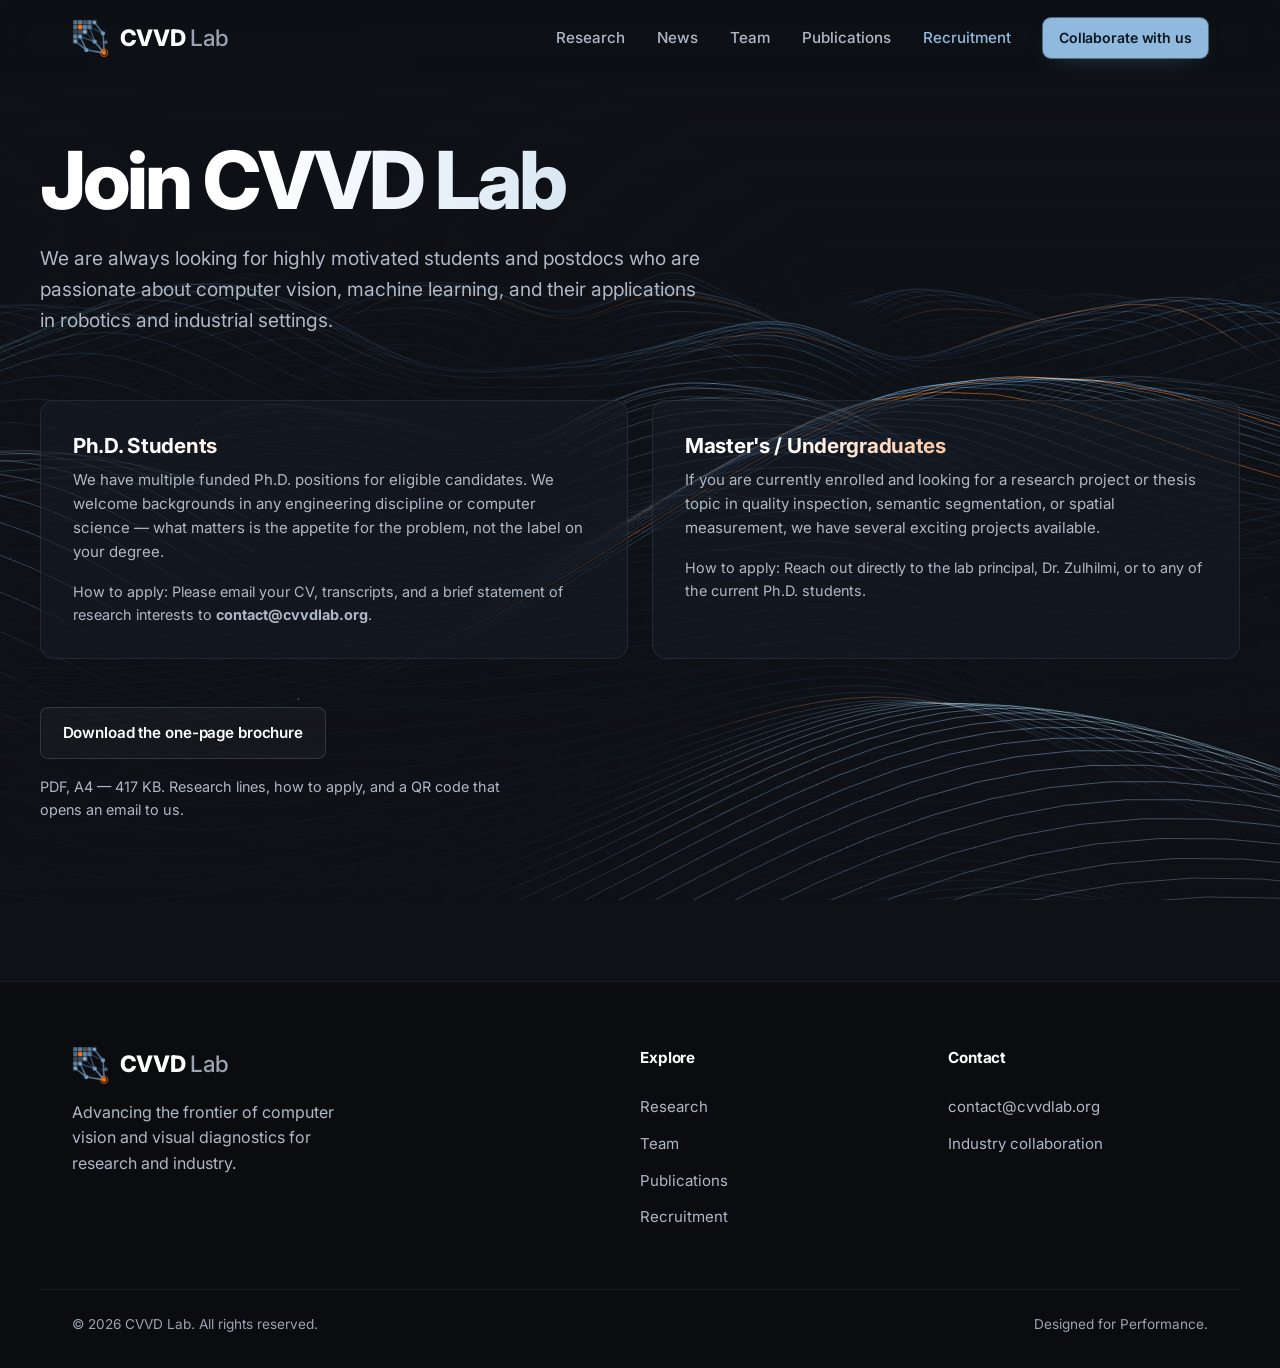
<file: recruitment.html>
<!DOCTYPE html>
<html lang="en">
<head>
    <meta charset="UTF-8">
    <meta name="viewport" content="width=device-width, initial-scale=1.0">
    <title>Recruitment - CVVD Lab</title>
    <link rel="icon" href="data:image/svg+xml,%3Csvg%20xmlns%3D%27http%3A%2F%2Fwww.w3.org%2F2000%2Fsvg%27%20viewBox%3D%270%200%2032%2032%27%3E%3Crect%20width%3D%2732%27%20height%3D%2732%27%20rx%3D%277%27%20fill%3D%27%230e1116%27%2F%3E%3Cg%20fill%3D%27%238fb9dd%27%3E%3Crect%20x%3D%273%27%20y%3D%273%27%20width%3D%276%27%20height%3D%276%27%20rx%3D%271.2%27%20opacity%3D%27.85%27%2F%3E%3Crect%20x%3D%2710%27%20y%3D%273%27%20width%3D%276%27%20height%3D%276%27%20rx%3D%271.2%27%20opacity%3D%27.5%27%2F%3E%3Crect%20x%3D%2717%27%20y%3D%273%27%20width%3D%276%27%20height%3D%276%27%20rx%3D%271.2%27%20opacity%3D%27.65%27%2F%3E%3Crect%20x%3D%273%27%20y%3D%2710%27%20width%3D%276%27%20height%3D%276%27%20rx%3D%271.2%27%20opacity%3D%27.55%27%2F%3E%3Crect%20x%3D%273%27%20y%3D%2717%27%20width%3D%276%27%20height%3D%276%27%20rx%3D%271.2%27%20opacity%3D%27.7%27%2F%3E%3C%2Fg%3E%3Crect%20x%3D%2710%27%20y%3D%2710%27%20width%3D%276%27%20height%3D%276%27%20rx%3D%271.2%27%20fill%3D%27%23f97316%27%2F%3E%3Cg%20stroke%3D%27%238fb9dd%27%20stroke-width%3D%271.4%27%20fill%3D%27none%27%20stroke-linecap%3D%27round%27%20opacity%3D%27.9%27%3E%3Cpath%20d%3D%27M20%206%20L22%2015%27%2F%3E%3Cpath%20d%3D%27M13%2013%20L22%2015%27%2F%3E%3Cpath%20d%3D%27M6%2020%20L22%2015%27%2F%3E%3Cpath%20d%3D%27M22%2015%20L26%2025%27%2F%3E%3C%2Fg%3E%3Ccircle%20cx%3D%2722%27%20cy%3D%2715%27%20r%3D%272.3%27%20fill%3D%27%238fb9dd%27%2F%3E%3Ccircle%20cx%3D%2726%27%20cy%3D%2725%27%20r%3D%273.3%27%20fill%3D%27%23f97316%27%2F%3E%3C%2Fsvg%3E">
    <link href="https://fonts.googleapis.com/css2?family=Inter:wght@400;500;600;700;800&family=Outfit:wght@600;700&family=IBM+Plex+Mono:wght@400;500&display=swap" rel="stylesheet">
    <link rel="stylesheet" href="styles.css?v=44">
    <script>document.documentElement.classList.add('js');</script>
</head>
<body>
    <header>
        <div class="container nav-container">
            <a href="index.html" class="logo" aria-label="CVVD Lab, home">
                <svg class="logo-mark" viewBox="0 0 64 64" aria-hidden="true" focusable="false">
                    <defs>
                        <linearGradient id="cvvdGh1" x1="0" y1="0" x2="1" y2="1">
                            <stop offset="0" stop-color="#4a7ea6" />
                            <stop offset="1" stop-color="#8fb9dd" />
                        </linearGradient>
                    </defs>

                    <!-- Image half -->
                    <g class="mark-px" fill="#8fb9dd">
                        <rect x="2.0" y="2.0" width="7.2" height="7.2" rx="1.2" opacity="0.57" /><rect x="10.0" y="2.0" width="7.2" height="7.2" rx="1.2" opacity="0.64" /><rect x="18.0" y="2.0" width="7.2" height="7.2" rx="1.2" opacity="0.45" /><rect x="26.0" y="2.0" width="7.2" height="7.2" rx="1.2" opacity="0.61" /><rect x="34.0" y="2.0" width="7.2" height="7.2" rx="1.2" opacity="0.24" /><rect x="2.0" y="10.0" width="7.2" height="7.2" rx="1.2" opacity="0.55" /><rect class="px-hot" x="10.0" y="10.0" width="7.2" height="7.2" rx="1.2" /><rect x="18.0" y="10.0" width="7.2" height="7.2" rx="1.2" opacity="0.7" /><rect x="26.0" y="10.0" width="7.2" height="7.2" rx="1.2" opacity="0.67" /><rect x="2.0" y="18.0" width="7.2" height="7.2" rx="1.2" opacity="0.35" /><rect x="10.0" y="18.0" width="7.2" height="7.2" rx="1.2" opacity="0.39" /><rect x="18.0" y="18.0" width="7.2" height="7.2" rx="1.2" opacity="0.67" /><rect x="2.0" y="26.0" width="7.2" height="7.2" rx="1.2" opacity="0.66" /><rect x="10.0" y="26.0" width="7.2" height="7.2" rx="1.2" opacity="0.54" /><rect x="2.0" y="34.0" width="7.2" height="7.2" rx="1.2" opacity="0.4" />
                    </g>

                    <g class="mark-net">
                        <g fill="none" stroke="url(#cvvdGh1)" stroke-linecap="round">
                            <path stroke-width="2.22" opacity="0.77" d="M37.6 5.6 L52.0 24.0" />
                            <path stroke-width="1.51" opacity="0.51" d="M29.6 13.6 L52.0 24.0" />
                            <path stroke-width="1.76" opacity="0.6" d="M29.6 13.6 L38.0 38.0" />
                            <path stroke-width="1.5" opacity="0.5" d="M21.6 21.6 L38.0 38.0" />
                            <path stroke-width="1.78" opacity="0.61" d="M13.6 29.6 L38.0 38.0" />
                            <path stroke-width="2.39" opacity="0.84" d="M13.6 29.6 L24.0 52.0" />
                            <path stroke-width="2.29" opacity="0.8" d="M5.6 37.6 L24.0 52.0" />
                            <path stroke-width="2.34" opacity="0.82" d="M24.0 52.0 L54.0 57.0" />
                            <path stroke-width="0.93" opacity="0.29" d="M24.0 52.0 L57.0 39.0" />
                            <path stroke-width="2.5" opacity="0.88" d="M38.0 38.0 L54.0 57.0" />
                            <path stroke-width="1.07" opacity="0.34" d="M38.0 38.0 L57.0 39.0" />
                            <path stroke-width="2.35" opacity="0.83" d="M52.0 24.0 L54.0 57.0" />
                            <path stroke-width="0.97" opacity="0.3" d="M52.0 24.0 L57.0 39.0" />
                        </g>
                        <g class="mark-h" fill="url(#cvvdGh1)"><circle cx="24.0" cy="52.0" r="3.6" /><circle cx="38.0" cy="38.0" r="3.6" /><circle cx="52.0" cy="24.0" r="3.6" /></g>

                        <!-- Head: two classes, one of them wins -->
                        <circle class="out-alt" cx="57.0" cy="39.0" r="3.2" />

                        <circle class="pulse pulse-a" r="2.3" />
                        <circle class="pulse pulse-b" r="2.3" />
                        <circle class="pulse pulse-c" r="2.3" />
                        <circle class="pulse pulse-d" r="2.1" />

                        <g class="mark-flag">
                            <circle cx="54.0" cy="57.0" r="6.2" fill="none" stroke="#f97316" stroke-width="1.3" />
                            <circle cx="54.0" cy="57.0" r="3.6" fill="#f97316" />
                        </g>
                    </g>
                </svg>
                <span class="logo-word">CVVD <span class="logo-lab">Lab</span></span>
            </a>
            <button class="nav-toggle" aria-expanded="false" aria-controls="site-nav" aria-label="Open menu">
                <span></span><span></span><span></span>
            </button>
            <nav class="nav-links" id="site-nav">
                <a href="index.html#capabilities">Research</a>
                <a href="index.html#news">News</a>
                <a href="team.html">Team</a>
                <a href="publications.html">Publications</a>
                <a href="recruitment.html">Recruitment</a>
                <a href="#contact" class="btn btn-primary btn-sm">Collaborate with us</a>
            </nav>
        </div>
    </header>

    <main>
        <section class="section container" style="padding-top: 4rem; min-height: 70vh;">
            <h1 class="text-gradient-cyan">Join CVVD Lab</h1>
            <p class="hero-subtitle" style="margin-bottom: 4rem;">
                We are always looking for highly motivated students and postdocs who are passionate about computer vision, machine learning, and their applications in robotics and industrial settings.
            </p>

            <div class="grid-2">
                <div class="glass-card">
                    <h3 class="text-gradient-copper">Ph.D. Students</h3>
                    <p style="margin-bottom: 1rem;">We have multiple funded Ph.D. positions for eligible candidates. We welcome backgrounds in any engineering discipline or computer science &mdash; what matters is the appetite for the problem, not the label on your degree.</p>
                    <p style="font-size: 0.9rem; color: var(--text-secondary);">How to apply: Please email your CV, transcripts, and a brief statement of research interests to <strong>contact@cvvdlab.org</strong>.</p>
                </div>
                
                <div class="glass-card">
                    <h3 class="text-gradient-copper">Master's / Undergraduates</h3>
                    <p style="margin-bottom: 1rem;">If you are currently enrolled and looking for a research project or thesis topic in quality inspection, semantic segmentation, or spatial measurement, we have several exciting projects available.</p>
                    <p style="font-size: 0.9rem; color: var(--text-secondary);">How to apply: Reach out directly to the lab principal, Dr. Zulhilmi, or to any of the current Ph.D. students.</p>
                </div>
            </div>

            <!-- The same intake information as a handout, for noticeboards and for
                 forwarding on. Format and size are stated because the link leaves
                 the site and starts a 417KB download. Left-aligned like the rest of
                 the page — .cta-actions centres its children, which is right for the
                 home page CTA band but not here. -->
            <div style="margin-top: 3rem;">
                <a href="brochure.pdf" class="btn btn-secondary" target="_blank" rel="noopener">
                    Download the one-page brochure
                </a>
                <p style="margin-top: 1rem; max-width: 56ch; font-size: 0.9rem; color: var(--text-secondary);">
                    PDF, A4 &mdash; 417&nbsp;KB. Research lines, how to apply, and a QR code that opens an email to us.
                </p>
            </div>
        </section>
    </main>

    <footer id="contact">
        <div class="container footer-grid">
            <div class="footer-col">
                <a href="index.html" class="logo" style="margin-bottom: 1rem;" aria-label="CVVD Lab, home">
                    <svg class="logo-mark" viewBox="0 0 64 64" aria-hidden="true" focusable="false">
                    <defs>
                        <linearGradient id="cvvdGf2" x1="0" y1="0" x2="1" y2="1">
                            <stop offset="0" stop-color="#4a7ea6" />
                            <stop offset="1" stop-color="#8fb9dd" />
                        </linearGradient>
                    </defs>

                    <!-- Image half -->
                    <g class="mark-px" fill="#8fb9dd">
                        <rect x="2.0" y="2.0" width="7.2" height="7.2" rx="1.2" opacity="0.57" /><rect x="10.0" y="2.0" width="7.2" height="7.2" rx="1.2" opacity="0.64" /><rect x="18.0" y="2.0" width="7.2" height="7.2" rx="1.2" opacity="0.45" /><rect x="26.0" y="2.0" width="7.2" height="7.2" rx="1.2" opacity="0.61" /><rect x="34.0" y="2.0" width="7.2" height="7.2" rx="1.2" opacity="0.24" /><rect x="2.0" y="10.0" width="7.2" height="7.2" rx="1.2" opacity="0.55" /><rect class="px-hot" x="10.0" y="10.0" width="7.2" height="7.2" rx="1.2" /><rect x="18.0" y="10.0" width="7.2" height="7.2" rx="1.2" opacity="0.7" /><rect x="26.0" y="10.0" width="7.2" height="7.2" rx="1.2" opacity="0.67" /><rect x="2.0" y="18.0" width="7.2" height="7.2" rx="1.2" opacity="0.35" /><rect x="10.0" y="18.0" width="7.2" height="7.2" rx="1.2" opacity="0.39" /><rect x="18.0" y="18.0" width="7.2" height="7.2" rx="1.2" opacity="0.67" /><rect x="2.0" y="26.0" width="7.2" height="7.2" rx="1.2" opacity="0.66" /><rect x="10.0" y="26.0" width="7.2" height="7.2" rx="1.2" opacity="0.54" /><rect x="2.0" y="34.0" width="7.2" height="7.2" rx="1.2" opacity="0.4" />
                    </g>

                    <g class="mark-net">
                        <g fill="none" stroke="url(#cvvdGf2)" stroke-linecap="round">
                            <path stroke-width="2.22" opacity="0.77" d="M37.6 5.6 L52.0 24.0" />
                            <path stroke-width="1.51" opacity="0.51" d="M29.6 13.6 L52.0 24.0" />
                            <path stroke-width="1.76" opacity="0.6" d="M29.6 13.6 L38.0 38.0" />
                            <path stroke-width="1.5" opacity="0.5" d="M21.6 21.6 L38.0 38.0" />
                            <path stroke-width="1.78" opacity="0.61" d="M13.6 29.6 L38.0 38.0" />
                            <path stroke-width="2.39" opacity="0.84" d="M13.6 29.6 L24.0 52.0" />
                            <path stroke-width="2.29" opacity="0.8" d="M5.6 37.6 L24.0 52.0" />
                            <path stroke-width="2.34" opacity="0.82" d="M24.0 52.0 L54.0 57.0" />
                            <path stroke-width="0.93" opacity="0.29" d="M24.0 52.0 L57.0 39.0" />
                            <path stroke-width="2.5" opacity="0.88" d="M38.0 38.0 L54.0 57.0" />
                            <path stroke-width="1.07" opacity="0.34" d="M38.0 38.0 L57.0 39.0" />
                            <path stroke-width="2.35" opacity="0.83" d="M52.0 24.0 L54.0 57.0" />
                            <path stroke-width="0.97" opacity="0.3" d="M52.0 24.0 L57.0 39.0" />
                        </g>
                        <g class="mark-h" fill="url(#cvvdGf2)"><circle cx="24.0" cy="52.0" r="3.6" /><circle cx="38.0" cy="38.0" r="3.6" /><circle cx="52.0" cy="24.0" r="3.6" /></g>

                        <!-- Head: two classes, one of them wins -->
                        <circle class="out-alt" cx="57.0" cy="39.0" r="3.2" />

                        <circle class="pulse pulse-a" r="2.3" />
                        <circle class="pulse pulse-b" r="2.3" />
                        <circle class="pulse pulse-c" r="2.3" />
                        <circle class="pulse pulse-d" r="2.1" />

                        <g class="mark-flag">
                            <circle cx="54.0" cy="57.0" r="6.2" fill="none" stroke="#f97316" stroke-width="1.3" />
                            <circle cx="54.0" cy="57.0" r="3.6" fill="#f97316" />
                        </g>
                    </g>
                </svg>
                    <span class="logo-word">CVVD <span class="logo-lab">Lab</span></span>
                </a>
                <p style="color: var(--text-secondary); max-width: 300px;">
                    Advancing the frontier of computer vision and visual diagnostics for research and industry.
                </p>
            </div>
            <div class="footer-col">
                <h4>Explore</h4>
                <ul class="footer-links">
                    <li><a href="index.html#about">Research</a></li>
                    <li><a href="team.html">Team</a></li>
                    <li><a href="publications.html">Publications</a></li>
                    <li><a href="recruitment.html">Recruitment</a></li>
                </ul>
            </div>
            <div class="footer-col">
                <h4>Contact</h4>
                <ul class="footer-links">
                    <li><a href="mailto:contact@cvvdlab.org">contact@cvvdlab.org</a></li>
                    <li><a href="mailto:contact@cvvdlab.org?subject=Industry%20collaboration%20enquiry">Industry collaboration</a></li>
                </ul>
            </div>
        </div>
        <div class="container footer-bottom">
            <p>&copy; 2026 CVVD Lab. All rights reserved.</p>
            <p>Designed for Performance.</p>
        </div>
    </footer>

    <script src="waves.js?v=44"></script>
    <script src="main.js?v=44"></script>
</body>
</html>
</file>
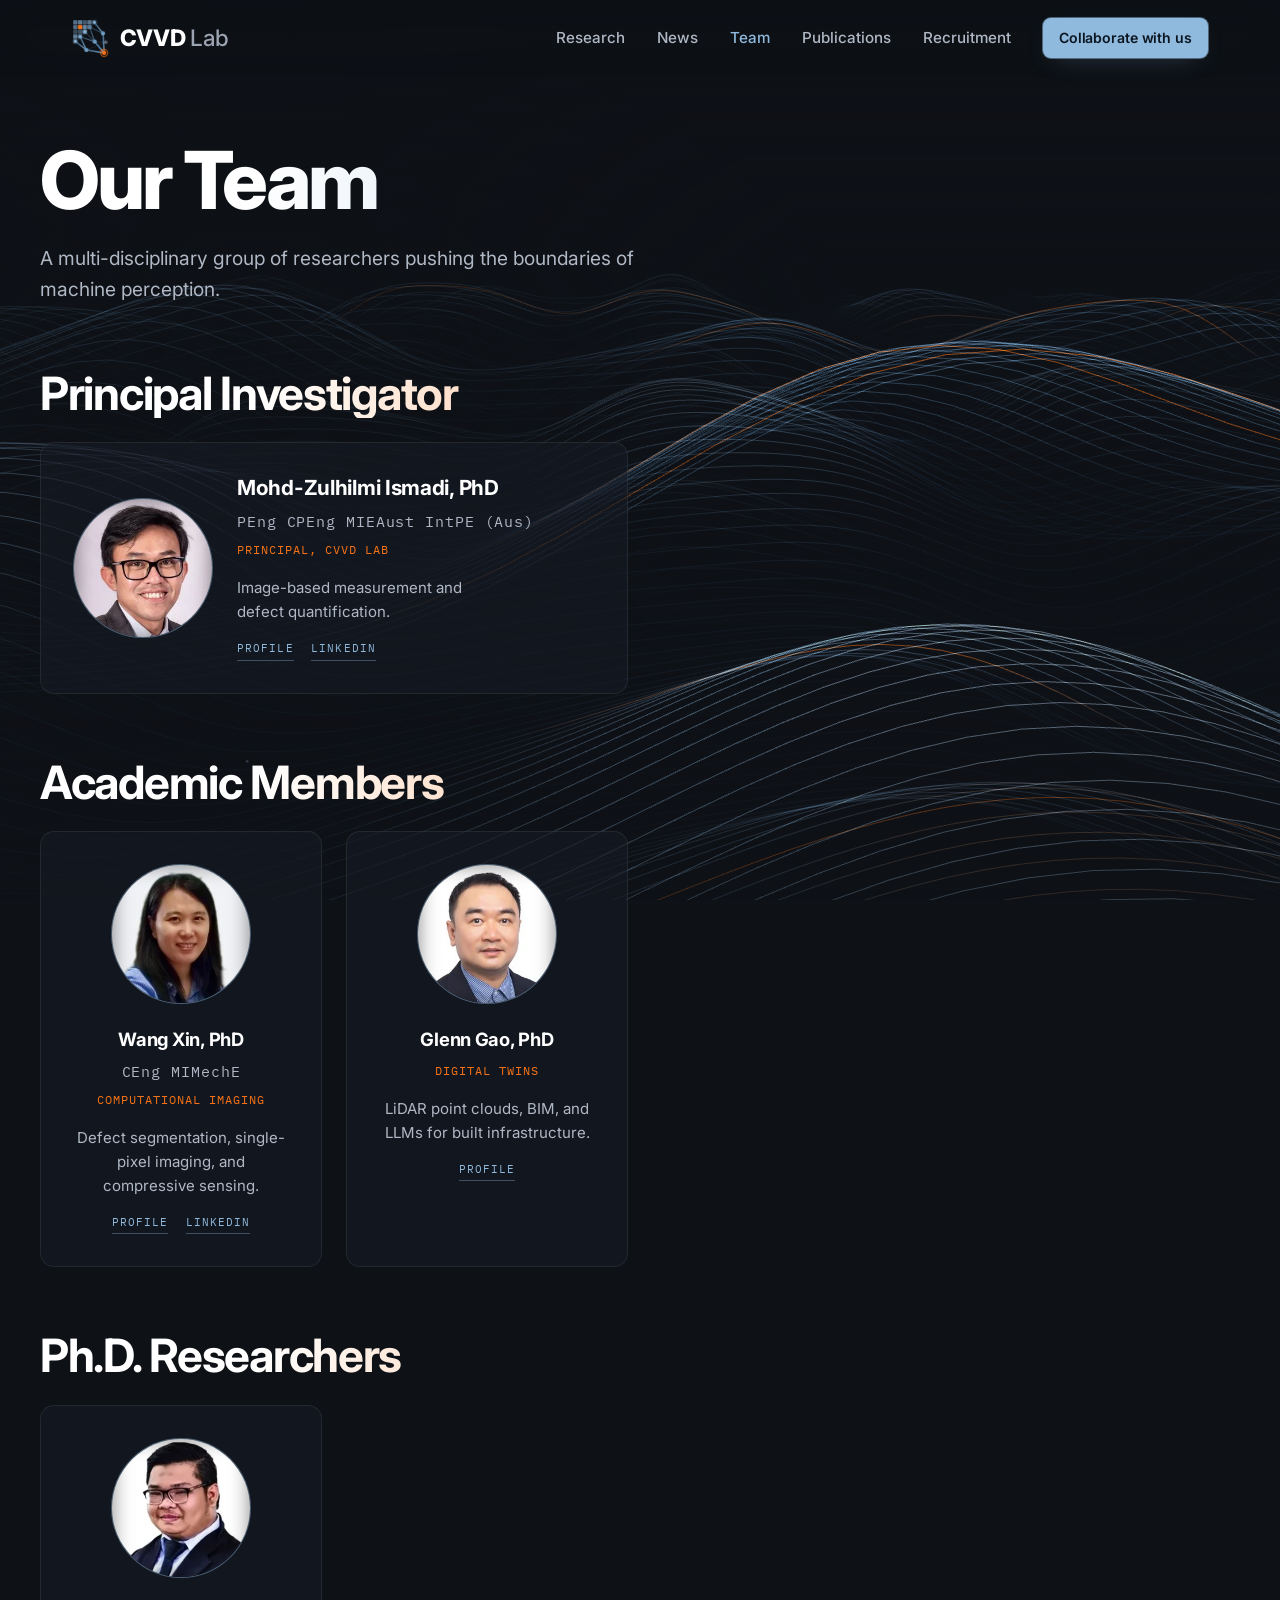
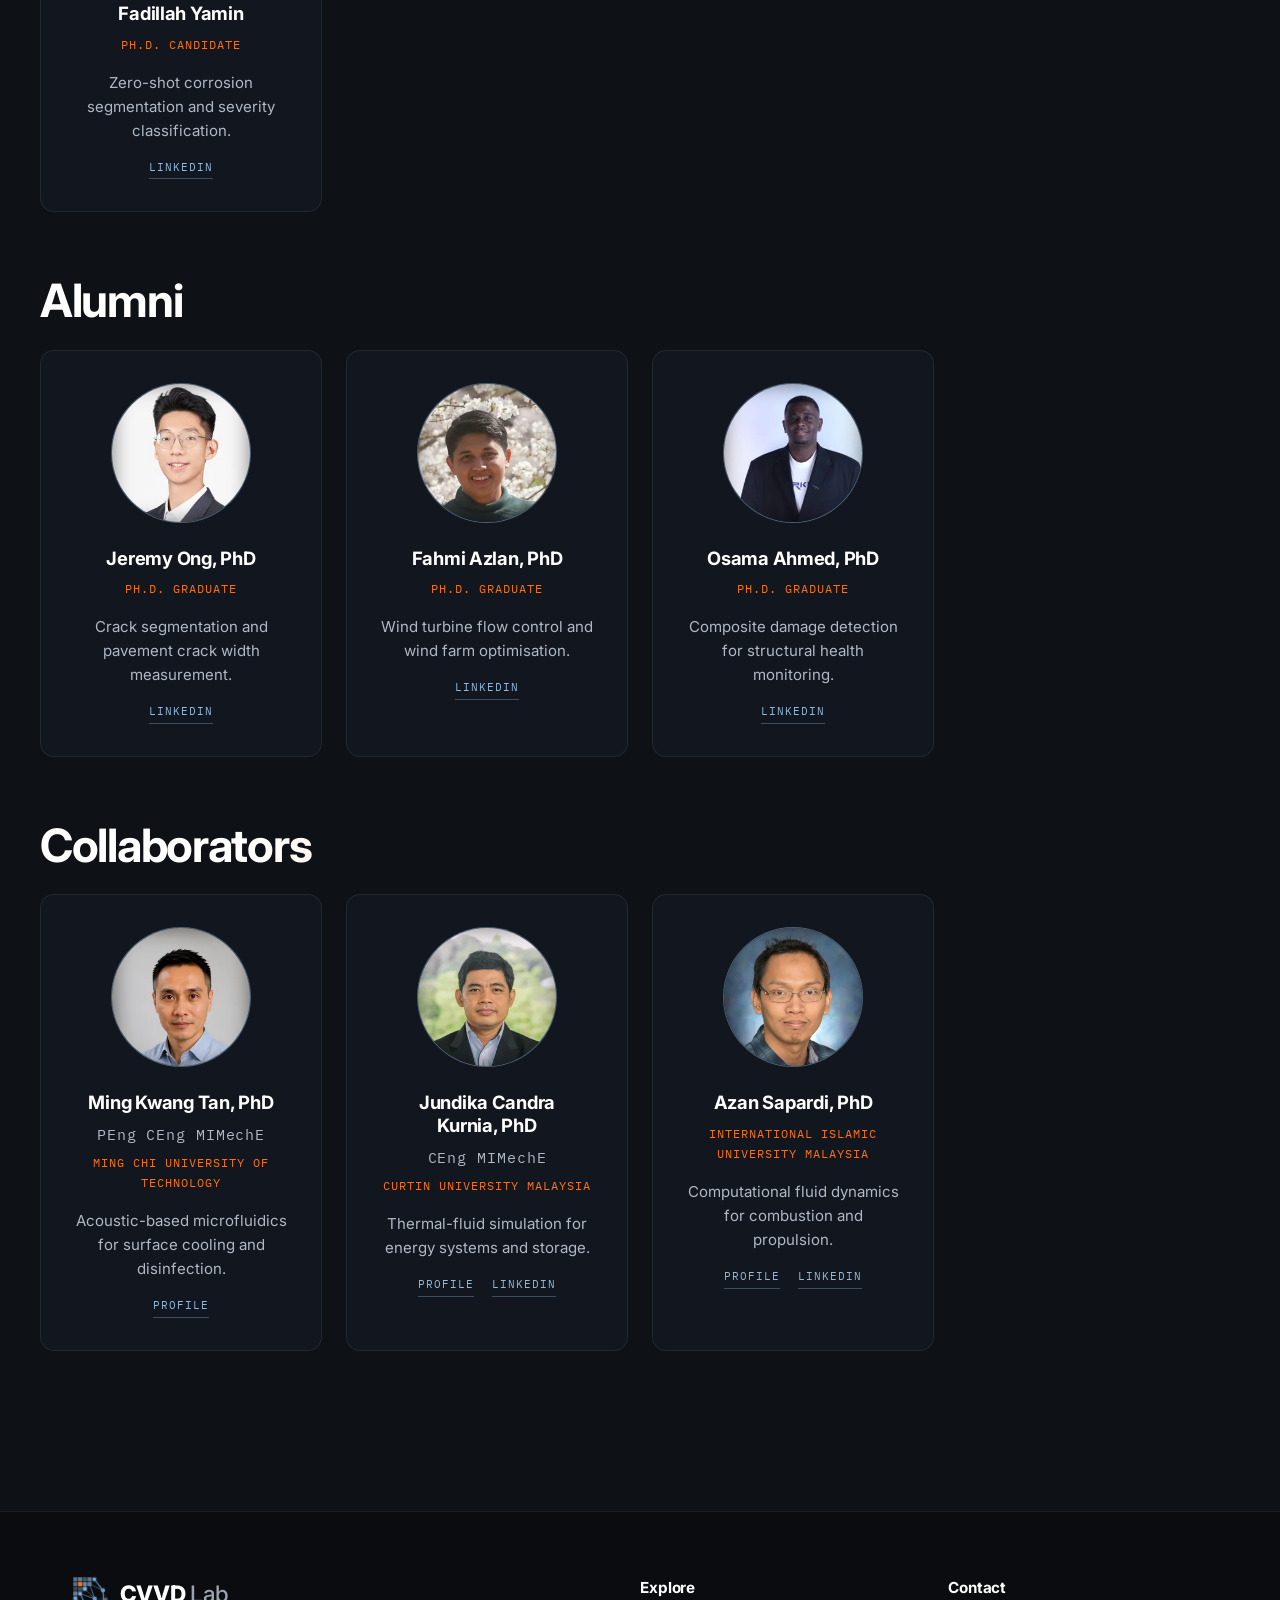
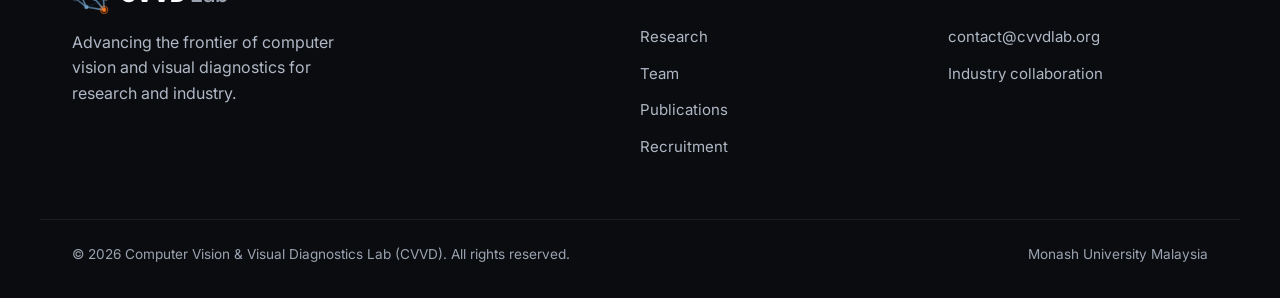
<file: team.html>
<!DOCTYPE html>
<html lang="en">
<head>
    <meta charset="UTF-8">
    <meta name="viewport" content="width=device-width, initial-scale=1.0">
    <title>Team - CVVD Lab</title>
    <link rel="icon" href="data:image/svg+xml,%3Csvg%20xmlns%3D%27http%3A%2F%2Fwww.w3.org%2F2000%2Fsvg%27%20viewBox%3D%270%200%2032%2032%27%3E%3Crect%20width%3D%2732%27%20height%3D%2732%27%20rx%3D%277%27%20fill%3D%27%230e1116%27%2F%3E%3Cg%20fill%3D%27%238fb9dd%27%3E%3Crect%20x%3D%273%27%20y%3D%273%27%20width%3D%276%27%20height%3D%276%27%20rx%3D%271.2%27%20opacity%3D%27.85%27%2F%3E%3Crect%20x%3D%2710%27%20y%3D%273%27%20width%3D%276%27%20height%3D%276%27%20rx%3D%271.2%27%20opacity%3D%27.5%27%2F%3E%3Crect%20x%3D%2717%27%20y%3D%273%27%20width%3D%276%27%20height%3D%276%27%20rx%3D%271.2%27%20opacity%3D%27.65%27%2F%3E%3Crect%20x%3D%273%27%20y%3D%2710%27%20width%3D%276%27%20height%3D%276%27%20rx%3D%271.2%27%20opacity%3D%27.55%27%2F%3E%3Crect%20x%3D%273%27%20y%3D%2717%27%20width%3D%276%27%20height%3D%276%27%20rx%3D%271.2%27%20opacity%3D%27.7%27%2F%3E%3C%2Fg%3E%3Crect%20x%3D%2710%27%20y%3D%2710%27%20width%3D%276%27%20height%3D%276%27%20rx%3D%271.2%27%20fill%3D%27%23f97316%27%2F%3E%3Cg%20stroke%3D%27%238fb9dd%27%20stroke-width%3D%271.4%27%20fill%3D%27none%27%20stroke-linecap%3D%27round%27%20opacity%3D%27.9%27%3E%3Cpath%20d%3D%27M20%206%20L22%2015%27%2F%3E%3Cpath%20d%3D%27M13%2013%20L22%2015%27%2F%3E%3Cpath%20d%3D%27M6%2020%20L22%2015%27%2F%3E%3Cpath%20d%3D%27M22%2015%20L26%2025%27%2F%3E%3C%2Fg%3E%3Ccircle%20cx%3D%2722%27%20cy%3D%2715%27%20r%3D%272.3%27%20fill%3D%27%238fb9dd%27%2F%3E%3Ccircle%20cx%3D%2726%27%20cy%3D%2725%27%20r%3D%273.3%27%20fill%3D%27%23f97316%27%2F%3E%3C%2Fsvg%3E">
    <link href="https://fonts.googleapis.com/css2?family=Inter:wght@400;500;600;700;800&family=Outfit:wght@600;700&family=IBM+Plex+Mono:wght@400;500&display=swap" rel="stylesheet">
    <link rel="stylesheet" href="styles.css?v=44">
    <script>document.documentElement.classList.add('js');</script>
</head>
<body>
    <header>
        <div class="container nav-container">
            <a href="index.html" class="logo" aria-label="CVVD Lab, home">
                <svg class="logo-mark" viewBox="0 0 64 64" aria-hidden="true" focusable="false">
                    <defs>
                        <linearGradient id="cvvdGh1" x1="0" y1="0" x2="1" y2="1">
                            <stop offset="0" stop-color="#4a7ea6" />
                            <stop offset="1" stop-color="#8fb9dd" />
                        </linearGradient>
                    </defs>

                    <!-- Image half -->
                    <g class="mark-px" fill="#8fb9dd">
                        <rect x="2.0" y="2.0" width="7.2" height="7.2" rx="1.2" opacity="0.57" /><rect x="10.0" y="2.0" width="7.2" height="7.2" rx="1.2" opacity="0.64" /><rect x="18.0" y="2.0" width="7.2" height="7.2" rx="1.2" opacity="0.45" /><rect x="26.0" y="2.0" width="7.2" height="7.2" rx="1.2" opacity="0.61" /><rect x="34.0" y="2.0" width="7.2" height="7.2" rx="1.2" opacity="0.24" /><rect x="2.0" y="10.0" width="7.2" height="7.2" rx="1.2" opacity="0.55" /><rect class="px-hot" x="10.0" y="10.0" width="7.2" height="7.2" rx="1.2" /><rect x="18.0" y="10.0" width="7.2" height="7.2" rx="1.2" opacity="0.7" /><rect x="26.0" y="10.0" width="7.2" height="7.2" rx="1.2" opacity="0.67" /><rect x="2.0" y="18.0" width="7.2" height="7.2" rx="1.2" opacity="0.35" /><rect x="10.0" y="18.0" width="7.2" height="7.2" rx="1.2" opacity="0.39" /><rect x="18.0" y="18.0" width="7.2" height="7.2" rx="1.2" opacity="0.67" /><rect x="2.0" y="26.0" width="7.2" height="7.2" rx="1.2" opacity="0.66" /><rect x="10.0" y="26.0" width="7.2" height="7.2" rx="1.2" opacity="0.54" /><rect x="2.0" y="34.0" width="7.2" height="7.2" rx="1.2" opacity="0.4" />
                    </g>

                    <g class="mark-net">
                        <g fill="none" stroke="url(#cvvdGh1)" stroke-linecap="round">
                            <path stroke-width="2.22" opacity="0.77" d="M37.6 5.6 L52.0 24.0" />
                            <path stroke-width="1.51" opacity="0.51" d="M29.6 13.6 L52.0 24.0" />
                            <path stroke-width="1.76" opacity="0.6" d="M29.6 13.6 L38.0 38.0" />
                            <path stroke-width="1.5" opacity="0.5" d="M21.6 21.6 L38.0 38.0" />
                            <path stroke-width="1.78" opacity="0.61" d="M13.6 29.6 L38.0 38.0" />
                            <path stroke-width="2.39" opacity="0.84" d="M13.6 29.6 L24.0 52.0" />
                            <path stroke-width="2.29" opacity="0.8" d="M5.6 37.6 L24.0 52.0" />
                            <path stroke-width="2.34" opacity="0.82" d="M24.0 52.0 L54.0 57.0" />
                            <path stroke-width="0.93" opacity="0.29" d="M24.0 52.0 L57.0 39.0" />
                            <path stroke-width="2.5" opacity="0.88" d="M38.0 38.0 L54.0 57.0" />
                            <path stroke-width="1.07" opacity="0.34" d="M38.0 38.0 L57.0 39.0" />
                            <path stroke-width="2.35" opacity="0.83" d="M52.0 24.0 L54.0 57.0" />
                            <path stroke-width="0.97" opacity="0.3" d="M52.0 24.0 L57.0 39.0" />
                        </g>
                        <g class="mark-h" fill="url(#cvvdGh1)"><circle cx="24.0" cy="52.0" r="3.6" /><circle cx="38.0" cy="38.0" r="3.6" /><circle cx="52.0" cy="24.0" r="3.6" /></g>

                        <!-- Head: two classes, one of them wins -->
                        <circle class="out-alt" cx="57.0" cy="39.0" r="3.2" />

                        <circle class="pulse pulse-a" r="2.3" />
                        <circle class="pulse pulse-b" r="2.3" />
                        <circle class="pulse pulse-c" r="2.3" />
                        <circle class="pulse pulse-d" r="2.1" />

                        <g class="mark-flag">
                            <circle cx="54.0" cy="57.0" r="6.2" fill="none" stroke="#f97316" stroke-width="1.3" />
                            <circle cx="54.0" cy="57.0" r="3.6" fill="#f97316" />
                        </g>
                    </g>
                </svg>
                <span class="logo-word">CVVD <span class="logo-lab">Lab</span></span>
            </a>
            <button class="nav-toggle" aria-expanded="false" aria-controls="site-nav" aria-label="Open menu">
                <span></span><span></span><span></span>
            </button>
            <nav class="nav-links" id="site-nav">
                <a href="index.html#capabilities">Research</a>
                <a href="index.html#news">News</a>
                <a href="team.html">Team</a>
                <a href="publications.html">Publications</a>
                <a href="recruitment.html">Recruitment</a>
                <a href="#contact" class="btn btn-primary btn-sm">Collaborate with us</a>
            </nav>
        </div>
    </header>

    <main>
        <section class="section container" style="padding-top: 4rem;">
            <h1 class="text-gradient-cyan">Our Team</h1>
            <p class="hero-subtitle" style="margin-bottom: 4rem;">
                A multi-disciplinary group of researchers pushing the boundaries of machine perception.
            </p>

            <h2 class="text-gradient-copper">Principal Investigator</h2>
            <div class="grid-4" style="margin-bottom: 4rem;">
                <div class="glass-card team-member team-lead">
                    <div class="team-avatar">
                        <picture>
                            <source type="image/webp" srcset="team-mzpi-240.webp 240w, team-mzpi-480.webp 480w" sizes="140px">
                            <img src="team-mzpi-240.jpg" srcset="team-mzpi-240.jpg 240w, team-mzpi-480.jpg 480w" sizes="140px"
                                 width="240" height="240" alt="" decoding="async">
                        </picture>
                    </div>
                    <div>
                    <h3 class="team-name">Mohd-Zulhilmi Ismadi, PhD</h3>
                    <p class="team-quals">PEng CPEng MIEAust IntPE (Aus)</p>
                    <div class="team-role">Principal, CVVD Lab</div>
                    <p>Image-based measurement and defect quantification.</p>
                    <div class="team-links">
                        <a class="team-link" href="https://research.monash.edu/en/persons/mohd-zulhilmi-paiz-ismadi" target="_blank" rel="noopener">Profile<span class="visually-hidden"> for Mohd-Zulhilmi Ismadi</span></a>
                        <a class="team-link" href="https://my.linkedin.com/in/mzism" target="_blank" rel="noopener">LinkedIn<span class="visually-hidden"> for Mohd-Zulhilmi Ismadi</span></a>
                    </div>
                    </div>
                </div>
            </div>

            <!-- Academic staff who contribute to the lab's research without
                 leading it. "Co-Investigator" is the standard term for this on
                 an Australian grant record, so it's the one a Monash reader and
                 an external collaborator will both parse correctly. -->
            <h2 class="text-gradient-copper">Academic Members</h2>
            <div class="grid-4" style="margin-bottom: 4rem;">
                <div class="glass-card team-member">
                    <div class="team-avatar">
                        <picture>
                            <source type="image/webp" srcset="team-wangxin-240.webp" sizes="140px">
                            <img src="team-wangxin-240.jpg" width="240" height="240"
                                 alt="" loading="lazy" decoding="async">
                        </picture>
                    </div>
                    <h3 class="team-name">Wang Xin, PhD</h3>
                    <p class="team-quals">CEng MIMechE</p>
                    <div class="team-role">Computational Imaging</div>
                    <p>Defect segmentation, single-pixel imaging, and compressive sensing.</p>
                    <div class="team-links">
                        <a class="team-link" href="https://research.monash.edu/en/persons/wang-xin/" target="_blank" rel="noopener">Profile<span class="visually-hidden"> for Wang Xin</span></a>
                        <a class="team-link" href="https://my.linkedin.com/in/wang-xin-31a4b790" target="_blank" rel="noopener">LinkedIn<span class="visually-hidden"> for Wang Xin</span></a>
                    </div>
                </div>

                <!-- Specialty drawn from his Pure profile: research area keywords
                     are Structural Health Monitoring, Digital Twins, BIM, Computer
                     Vision, LLMs and Smart Construction. -->
                <div class="glass-card team-member">
                    <div class="team-avatar">
                        <picture>
                            <source type="image/webp" srcset="team-glenn-240.webp 240w, team-glenn-480.webp 480w" sizes="140px">
                            <img src="team-glenn-240.jpg" srcset="team-glenn-240.jpg 240w, team-glenn-480.jpg 480w" sizes="140px"
                                 width="240" height="240" alt="" loading="lazy" decoding="async">
                        </picture>
                    </div>
                    <h3 class="team-name">Glenn Gao, PhD</h3>
                    <div class="team-role">Digital Twins</div>
                    <p>LiDAR point clouds, BIM, and LLMs for built infrastructure.</p>
                    <a class="team-link" href="https://research.monash.edu/en/persons/glenn-gao/" target="_blank" rel="noopener">Profile<span class="visually-hidden"> for Glenn Gao</span></a>
                </div>
            </div>

            <h2 class="text-gradient-copper">Ph.D. Researchers</h2>
            <div class="grid-4" style="margin-bottom: 4rem;">
                <div class="glass-card team-member">
                    <div class="team-avatar">
                        <picture>
                            <source type="image/webp" srcset="team-fadillah-240.webp 240w, team-fadillah-480.webp 480w" sizes="140px">
                            <img src="team-fadillah-240.jpg" srcset="team-fadillah-240.jpg 240w, team-fadillah-480.jpg 480w" sizes="140px"
                                 width="240" height="240" alt="" loading="lazy" decoding="async">
                        </picture>
                    </div>
                    <h3 class="team-name">Fadillah Yamin</h3>
                    <div class="team-role">Ph.D. Candidate</div>
                    <p>Zero-shot corrosion segmentation and severity classification.</p>
                    <div class="team-links">
                        <a class="team-link" href="https://www.linkedin.com/in/mohd-fadillah-yamin-5b1333105" target="_blank" rel="noopener">LinkedIn<span class="visually-hidden"> for Fadillah Yamin</span></a>
                    </div>
                </div>
            </div>
            
            <!-- Research areas below are taken from each alumnus's co-authored
                 papers in the lab's publication record. -->
            <h2 class="text-gradient-copper">Alumni</h2>
            <div class="grid-4" style="margin-bottom: 4rem;">
                <div class="glass-card team-member">
                    <div class="team-avatar">
                        <picture>
                            <source type="image/webp" srcset="team-jeremy-240.webp 240w, team-jeremy-480.webp 480w" sizes="140px">
                            <img src="team-jeremy-240.jpg" srcset="team-jeremy-240.jpg 240w, team-jeremy-480.jpg 480w" sizes="140px"
                                 width="240" height="240" alt="" loading="lazy" decoding="async">
                        </picture>
                    </div>
                    <h3 class="team-name">Jeremy Ong, PhD</h3>
                    <div class="team-role">Ph.D. Graduate</div>
                    <p>Crack segmentation and pavement crack width measurement.</p>
                    <a class="team-link" href="https://my.linkedin.com/in/jeremy-ong-126b60137" target="_blank" rel="noopener">LinkedIn<span class="visually-hidden"> profile for Jeremy Ong</span></a>
                </div>
                <div class="glass-card team-member">
                    <div class="team-avatar">
                        <picture>
                            <source type="image/webp" srcset="team-fahmi-240.webp" sizes="140px">
                            <img src="team-fahmi-240.jpg" width="240" height="240"
                                 alt="" loading="lazy" decoding="async">
                        </picture>
                    </div>
                    <h3 class="team-name">Fahmi Azlan, PhD</h3>
                    <div class="team-role">Ph.D. Graduate</div>
                    <p>Wind turbine flow control and wind farm optimisation.</p>
                    <a class="team-link" href="https://my.linkedin.com/in/mohamad-fahmi-azlan" target="_blank" rel="noopener">LinkedIn<span class="visually-hidden"> profile for Fahmi Azlan</span></a>
                </div>
                <div class="glass-card team-member">
                    <div class="team-avatar">
                        <picture>
                            <source type="image/webp" srcset="team-osama-240.webp" sizes="140px">
                            <img src="team-osama-240.jpg" width="240" height="240"
                                 alt="" loading="lazy" decoding="async">
                        </picture>
                    </div>
                    <h3 class="team-name">Osama Ahmed, PhD</h3>
                    <div class="team-role">Ph.D. Graduate</div>
                    <p>Composite damage detection for structural health monitoring.</p>
                    <a class="team-link" href="https://my.linkedin.com/in/osama-ali-ahmed" target="_blank" rel="noopener">LinkedIn<span class="visually-hidden"> profile for Osama Ahmed</span></a>
                </div>
            </div>

            <h2 class="text-gradient-copper">Collaborators</h2>
            <div class="grid-4">
                <!-- Specialty from his MCUT profile: acoustic-based microfluidics.
                     He is a long-standing co-author on the lab's surface-acoustic-wave
                     work, which is why he sits under collaborators. -->
                <div class="glass-card team-member">
                    <div class="team-avatar">
                        <picture>
                            <source type="image/webp" srcset="team-mingkwang-240.webp 240w, team-mingkwang-480.webp 480w" sizes="140px">
                            <img src="team-mingkwang-240.jpg" srcset="team-mingkwang-240.jpg 240w, team-mingkwang-480.jpg 480w" sizes="140px"
                                 width="240" height="240" alt="" loading="lazy" decoding="async">
                        </picture>
                    </div>
                    <h3 class="team-name">Ming Kwang Tan, PhD</h3>
                    <p class="team-quals">PEng CEng MIMechE</p>
                    <div class="team-role">Ming Chi University of Technology</div>
                    <p>Acoustic-based microfluidics for surface cooling and disinfection.</p>
                    <div class="team-links">
                        <a class="team-link" href="https://electronics.mcut.edu.tw/p/405-1064-75841,c10544.php?Lang=en" target="_blank" rel="noopener">Profile<span class="visually-hidden"> for Ming Kwang Tan</span></a>
                    </div>
                </div>
                <div class="glass-card team-member">
                    <div class="team-avatar">
                        <picture>
                            <source type="image/webp" srcset="team-jundika-240.webp 240w, team-jundika-400.webp 400w" sizes="140px">
                            <img src="team-jundika-240.jpg" srcset="team-jundika-240.jpg 240w, team-jundika-400.jpg 400w" sizes="140px"
                                 width="240" height="240" alt="" loading="lazy" decoding="async">
                        </picture>
                    </div>
                    <h3 class="team-name">Jundika Candra Kurnia, PhD</h3>
                    <p class="team-quals">CEng MIMechE</p>
                    <div class="team-role">Curtin University Malaysia</div>
                    <p>Thermal-fluid simulation for energy systems and storage.</p>
                    <div class="team-links">
                        <a class="team-link" href="https://staffportal.curtin.edu.au/staff/profile/view/jundika-kurnia-893b2400/" target="_blank" rel="noopener">Profile<span class="visually-hidden"> for Jundika Candra Kurnia</span></a>
                        <a class="team-link" href="https://my.linkedin.com/in/jundika-candra-kurnia" target="_blank" rel="noopener">LinkedIn<span class="visually-hidden"> for Jundika Candra Kurnia</span></a>
                    </div>
                </div>
                <div class="glass-card team-member">
                    <div class="team-avatar">
                        <picture>
                            <source type="image/webp" srcset="team-azan-240.webp 240w, team-azan-400.webp 400w" sizes="140px">
                            <img src="team-azan-240.jpg" srcset="team-azan-240.jpg 240w, team-azan-400.jpg 400w" sizes="140px"
                                 width="240" height="240" alt="" loading="lazy" decoding="async">
                        </picture>
                    </div>
                    <h3 class="team-name">Azan Sapardi, PhD</h3>
                    <div class="team-role">International Islamic University Malaysia</div>
                    <p>Computational fluid dynamics for combustion and propulsion.</p>
                    <div class="team-links">
                        <a class="team-link" href="https://www.iium.edu.my/directory/show/NXRhM2RCWG5VT1JWODFBYXF0akxpUT09" target="_blank" rel="noopener">Profile<span class="visually-hidden"> for Azan Sapardi</span></a>
                        <a class="team-link" href="https://my.linkedin.com/in/mohd-azan-mohammed-sapardi-95733b40" target="_blank" rel="noopener">LinkedIn<span class="visually-hidden"> for Azan Sapardi</span></a>
                    </div>
                </div>
            </div>
        </section>
    </main>

    <footer id="contact">
        <div class="container footer-grid">
            <div class="footer-col">
                <a href="index.html" class="logo" style="margin-bottom: 1rem;" aria-label="CVVD Lab, home">
                    <svg class="logo-mark" viewBox="0 0 64 64" aria-hidden="true" focusable="false">
                    <defs>
                        <linearGradient id="cvvdGf2" x1="0" y1="0" x2="1" y2="1">
                            <stop offset="0" stop-color="#4a7ea6" />
                            <stop offset="1" stop-color="#8fb9dd" />
                        </linearGradient>
                    </defs>

                    <!-- Image half -->
                    <g class="mark-px" fill="#8fb9dd">
                        <rect x="2.0" y="2.0" width="7.2" height="7.2" rx="1.2" opacity="0.57" /><rect x="10.0" y="2.0" width="7.2" height="7.2" rx="1.2" opacity="0.64" /><rect x="18.0" y="2.0" width="7.2" height="7.2" rx="1.2" opacity="0.45" /><rect x="26.0" y="2.0" width="7.2" height="7.2" rx="1.2" opacity="0.61" /><rect x="34.0" y="2.0" width="7.2" height="7.2" rx="1.2" opacity="0.24" /><rect x="2.0" y="10.0" width="7.2" height="7.2" rx="1.2" opacity="0.55" /><rect class="px-hot" x="10.0" y="10.0" width="7.2" height="7.2" rx="1.2" /><rect x="18.0" y="10.0" width="7.2" height="7.2" rx="1.2" opacity="0.7" /><rect x="26.0" y="10.0" width="7.2" height="7.2" rx="1.2" opacity="0.67" /><rect x="2.0" y="18.0" width="7.2" height="7.2" rx="1.2" opacity="0.35" /><rect x="10.0" y="18.0" width="7.2" height="7.2" rx="1.2" opacity="0.39" /><rect x="18.0" y="18.0" width="7.2" height="7.2" rx="1.2" opacity="0.67" /><rect x="2.0" y="26.0" width="7.2" height="7.2" rx="1.2" opacity="0.66" /><rect x="10.0" y="26.0" width="7.2" height="7.2" rx="1.2" opacity="0.54" /><rect x="2.0" y="34.0" width="7.2" height="7.2" rx="1.2" opacity="0.4" />
                    </g>

                    <g class="mark-net">
                        <g fill="none" stroke="url(#cvvdGf2)" stroke-linecap="round">
                            <path stroke-width="2.22" opacity="0.77" d="M37.6 5.6 L52.0 24.0" />
                            <path stroke-width="1.51" opacity="0.51" d="M29.6 13.6 L52.0 24.0" />
                            <path stroke-width="1.76" opacity="0.6" d="M29.6 13.6 L38.0 38.0" />
                            <path stroke-width="1.5" opacity="0.5" d="M21.6 21.6 L38.0 38.0" />
                            <path stroke-width="1.78" opacity="0.61" d="M13.6 29.6 L38.0 38.0" />
                            <path stroke-width="2.39" opacity="0.84" d="M13.6 29.6 L24.0 52.0" />
                            <path stroke-width="2.29" opacity="0.8" d="M5.6 37.6 L24.0 52.0" />
                            <path stroke-width="2.34" opacity="0.82" d="M24.0 52.0 L54.0 57.0" />
                            <path stroke-width="0.93" opacity="0.29" d="M24.0 52.0 L57.0 39.0" />
                            <path stroke-width="2.5" opacity="0.88" d="M38.0 38.0 L54.0 57.0" />
                            <path stroke-width="1.07" opacity="0.34" d="M38.0 38.0 L57.0 39.0" />
                            <path stroke-width="2.35" opacity="0.83" d="M52.0 24.0 L54.0 57.0" />
                            <path stroke-width="0.97" opacity="0.3" d="M52.0 24.0 L57.0 39.0" />
                        </g>
                        <g class="mark-h" fill="url(#cvvdGf2)"><circle cx="24.0" cy="52.0" r="3.6" /><circle cx="38.0" cy="38.0" r="3.6" /><circle cx="52.0" cy="24.0" r="3.6" /></g>

                        <!-- Head: two classes, one of them wins -->
                        <circle class="out-alt" cx="57.0" cy="39.0" r="3.2" />

                        <circle class="pulse pulse-a" r="2.3" />
                        <circle class="pulse pulse-b" r="2.3" />
                        <circle class="pulse pulse-c" r="2.3" />
                        <circle class="pulse pulse-d" r="2.1" />

                        <g class="mark-flag">
                            <circle cx="54.0" cy="57.0" r="6.2" fill="none" stroke="#f97316" stroke-width="1.3" />
                            <circle cx="54.0" cy="57.0" r="3.6" fill="#f97316" />
                        </g>
                    </g>
                </svg>
                    <span class="logo-word">CVVD <span class="logo-lab">Lab</span></span>
                </a>
                <p style="color: var(--text-secondary); max-width: 300px;">
                    Advancing the frontier of computer vision and visual diagnostics for research and industry.
                </p>
            </div>
            <div class="footer-col">
                <h4>Explore</h4>
                <ul class="footer-links">
                    <li><a href="index.html#about">Research</a></li>
                    <li><a href="team.html">Team</a></li>
                    <li><a href="publications.html">Publications</a></li>
                    <li><a href="recruitment.html">Recruitment</a></li>
                </ul>
            </div>
            <div class="footer-col">
                <h4>Contact</h4>
                <ul class="footer-links">
                    <li><a href="mailto:contact@cvvdlab.org">contact@cvvdlab.org</a></li>
                    <li><a href="mailto:contact@cvvdlab.org?subject=Industry%20collaboration%20enquiry">Industry collaboration</a></li>
                </ul>
            </div>
        </div>
        <div class="container footer-bottom">
            <p>&copy; 2026 Computer Vision & Visual Diagnostics Lab (CVVD). All rights reserved.</p>
            <p>Monash University Malaysia</p>
        </div>
    </footer>

    <script src="waves.js?v=44"></script>
    <script src="main.js?v=44"></script>
</body>
</html>
</file>
<file: styles.css>
/* ===========================================================================
   CVVD Lab — design system
   Dark technical ground, cyan for signal, copper for the one thing that's
   wrong. Everything else is neutral so those two colours keep their meaning.
   =========================================================================== */

:root {
  /* Ground — graphite */
  --bg-dark: #0e1116;
  --bg-raise: #131820;
  /* Cards sit over the wave field, so they are deliberately thin. There is no
     backdrop blur on them — blurring 1px contour lines flattens the field into
     a wash — so this alpha is the only lever on how strongly it reads. */
  --bg-card: rgba(24, 29, 38, 0.58);
  --bg-card-hover: rgba(33, 40, 51, 0.72);

  /* Two colours carry all the meaning: --signal is the system looking,
     --fault is the thing that is wrong. Safety orange is the hazard-marking
     colour on real plant, so the fault is the only saturated thing on a page.
     Everything else stays neutral or the two stop meaning anything. */
  --signal: #8fb9dd;          /* 9.0:1 on the ground */
  --signal-deep: #4a7ea6;
  --signal-glow: rgba(143, 185, 221, 0.35);
  --on-signal: #0b1620;
  --fault: #f97316;           /* 6.7:1 on the ground */
  --fault-deep: #c2560c;
  --on-fault: #1a0c02;

  /* Text. Cards are translucent, so the effective background under a label
     varies with the wave crest behind it. Muted is set so it still clears
     4.5:1 modelled against a card sitting over a bright crest, not just
     against the flat ground. */
  --text-primary: #ffffff;
  --text-secondary: #b0b8c5;
  --text-muted: #9ba3b1;

  /* Lines */
  --line: rgba(255, 255, 255, 0.07);
  --line-strong: rgba(255, 255, 255, 0.13);
  --glass-border: 1px solid var(--line);
  /* Frost is for the header only. The wave field is built from 1px contour
     lines; a backdrop blur averages them into a flat wash, which kills the
     movement the background exists to show. Card surfaces stay unblurred. */
  --glass-blur: blur(12px);

  /* Type */
  --font-body: 'Inter', system-ui, -apple-system, sans-serif;
  --font-display: 'Inter', 'Outfit', system-ui, sans-serif;
  --font-data: 'IBM Plex Mono', ui-monospace, SFMono-Regular, Menlo, monospace;

  /* Fluid scale — one ramp, no magic numbers scattered through components. */
  --fs-display: clamp(2.55rem, 1.55rem + 4.35vw, 5rem);
  --fs-h2: clamp(1.85rem, 1.35rem + 1.9vw, 2.9rem);
  --fs-h3: clamp(1.1rem, 1.02rem + 0.34vw, 1.32rem);
  --fs-lede: clamp(1.02rem, 0.96rem + 0.3vw, 1.2rem);
  --fs-micro: 0.72rem;

  /* Spacing (density 4/10 — standard) */
  --space-1: 0.5rem;
  --space-2: 1rem;
  --space-3: 1.5rem;
  --space-4: 2rem;
  --space-5: 3rem;
  --space-6: 4rem;
  --space-7: 6rem;

  --radius: 14px;
  --radius-sm: 8px;

  --ease-out: cubic-bezier(0.22, 1, 0.36, 1);
}

* {
  margin: 0;
  padding: 0;
  box-sizing: border-box;
}

html {
  -webkit-text-size-adjust: 100%;
  scroll-behavior: smooth;
}

body {
  background-color: var(--bg-dark);
  color: var(--text-primary);
  font-family: var(--font-body);
  font-size: 1rem;
  line-height: 1.6;
  overflow-x: hidden;
  -webkit-font-smoothing: antialiased;
}

a { color: inherit; }

button,
a[href],
[role="button"] {
  cursor: pointer;
}

/* Keyboard users get a visible target everywhere. */
a:focus-visible,
button:focus-visible {
  outline: 2px solid var(--signal);
  outline-offset: 3px;
  border-radius: 3px;
}

.skip-link {
  position: absolute;
  left: -9999px;
  top: 0;
  z-index: 200;
  padding: 0.75rem 1.25rem;
  background: var(--signal);
  color: #0b1620;
  font-weight: 600;
  border-radius: 0 0 var(--radius-sm) 0;
}

.skip-link:focus {
  left: 0;
}

.visually-hidden {
  position: absolute;
  width: 1px;
  height: 1px;
  margin: -1px;
  padding: 0;
  overflow: hidden;
  clip: rect(0 0 0 0);
  clip-path: inset(50%);
  white-space: nowrap;
}

/* ===========================================================================
   Background — 3D wave field
   waves.js draws three wireframe wave surfaces in perspective and rolls them
   through the wave function as you scroll. If WebGL2 is missing we fall back
   to the original stacked-artwork parallax, which is what .no-webgl unlocks.
   =========================================================================== */

.wave-canvas {
  position: fixed;
  inset: 0;
  z-index: -2;
  width: 100%;
  height: 100%;
  display: block;
  pointer-events: none;
}

/* Scrim: keeps the field atmospheric and the copy readable. Sits above the
   canvas, below the content. */
.wave-scrim {
  position: fixed;
  inset: 0;
  z-index: -1;
  pointer-events: none;
  /* Two jobs, split apart: the radial protects the headline column, the
     linear only knocks back the very top and bottom edges. Weighting the
     mid-band here was what flattened the field. */
  background:
    linear-gradient(to bottom,
      rgba(14, 17, 22, 0.62) 0%,
      rgba(14, 17, 22, 0.16) 30%,
      rgba(14, 17, 22, 0.20) 62%,
      rgba(14, 17, 22, 0.66) 100%),
    radial-gradient(64% 52% at 20% 40%,
      rgba(14, 17, 22, 0.62) 0%,
      rgba(14, 17, 22, 0) 74%);
}

/* --- Fallback: the original artwork, stacked and parallaxed. --------------- */
.wave-bg {
  position: fixed;
  inset: 0;
  z-index: -2;
  overflow: hidden;
  pointer-events: none;
  display: none;
}

.no-webgl .wave-bg {
  display: block;
}

.wave-layer {
  position: absolute;
  top: -30%;
  left: -25%;
  width: 150%;
  height: 160%;
  background-image: url("wave-bg.jpg");
  background-image: image-set(url("wave-bg.webp") type("image/webp"),
                              url("wave-bg.jpg") type("image/jpeg"));
  background-position: center;
  background-size: cover;
  background-repeat: no-repeat;
  mix-blend-mode: screen;
  /* The fallback artwork is cyan-tinted and can't be re-authored, so nudge it
     toward the steel ramp rather than letting it clash with the palette. */
  filter: hue-rotate(-14deg) saturate(0.72);
  will-change: transform;
}

.wave-far  { scale: 1.2;         opacity: 0.3;  }
.wave-mid  { scale: -1.02 1.02;  opacity: 0.42; } /* mirrored — crests land elsewhere */
.wave-near { scale: 1.45;        opacity: 0.2;  }

/* ===========================================================================
   Typography
   =========================================================================== */

h1, h2, h3, h4 {
  font-family: var(--font-display);
  font-weight: 700;
  text-wrap: balance;
}

h1 {
  font-size: var(--fs-display);
  font-weight: 800;
  line-height: 0.98;
  letter-spacing: -0.038em;
  margin-bottom: var(--space-3);
}

h2 {
  font-size: var(--fs-h2);
  line-height: 1.08;
  letter-spacing: -0.028em;
  margin-bottom: var(--space-3);
}

h3 {
  font-size: var(--fs-h3);
  line-height: 1.25;
  letter-spacing: -0.014em;
}

h4 {
  font-size: 0.95rem;
  letter-spacing: -0.008em;
}

p { text-wrap: pretty; }

.text-gradient-cyan {
  background: linear-gradient(96deg, #fff 18%, var(--signal) 96%);
  -webkit-background-clip: text;
  background-clip: text;
  -webkit-text-fill-color: transparent;
  color: transparent;
}

.text-gradient-copper,
.text-gradient-decision {
  background: linear-gradient(96deg, #fff 18%, var(--fault) 96%);
  -webkit-background-clip: text;
  background-clip: text;
  -webkit-text-fill-color: transparent;
  color: transparent;
}

/* ===========================================================================
   Layout
   =========================================================================== */

.container {
  max-width: 1200px;
  margin: 0 auto;
  padding: 0 var(--space-4);
}

.section {
  padding: var(--space-7) 0;
}

/* Section header — eyebrow, rule, title, lede.
   The numbered eyebrow is the engineering-site tell: it says the page is a
   document with a structure, not a scroll of marketing panels. */
.sec-head {
  max-width: 700px;
  margin-bottom: var(--space-5);
}

.eyebrow {
  display: flex;
  align-items: center;
  gap: 0.7rem;
  font-family: var(--font-data);
  font-size: var(--fs-micro);
  font-weight: 500;
  letter-spacing: 0.16em;
  text-transform: uppercase;
  color: var(--fault);
  margin-bottom: var(--space-2);
}

.eyebrow-num {
  color: var(--fault);
  opacity: 0.75;
}

.eyebrow::after {
  content: '';
  flex: 1;
  height: 1px;
  background: linear-gradient(90deg, var(--line-strong), transparent);
}

.sec-lede {
  font-size: var(--fs-lede);
  color: var(--text-secondary);
  max-width: 62ch;
}

/* ===========================================================================
   Buttons
   A solid primary reads as a product surface; the outline-plus-glow it
   replaces read as 2019 cyberpunk. Copper stays reserved for the anomaly.
   =========================================================================== */

.btn {
  display: inline-flex;
  align-items: center;
  gap: 0.5rem;
  padding: 0.78rem 1.35rem;
  font-family: inherit;
  font-size: 0.95rem;
  font-weight: 600;
  letter-spacing: -0.008em;
  text-decoration: none;
  border-radius: var(--radius-sm);
  border: 1px solid transparent;
  transition: background 0.22s var(--ease-out),
              border-color 0.22s var(--ease-out),
              color 0.22s var(--ease-out),
              transform 0.22s var(--ease-out),
              box-shadow 0.22s var(--ease-out);
}

.btn:active { transform: translateY(1px); }

.btn-primary {
  background: var(--signal);
  color: #0b1620;
  box-shadow: 0 0 0 1px rgba(143, 185, 221, 0.5),
              0 8px 26px -12px var(--signal-glow);
}

.btn-primary:hover {
  background: #b3d3ec;
  box-shadow: 0 0 0 1px rgba(143, 185, 221, 0.7),
              0 12px 34px -12px var(--signal-glow);
}

.btn-secondary {
  background: rgba(255, 255, 255, 0.03);
  border-color: var(--line-strong);
  color: var(--text-primary);
}

.btn-secondary:hover {
  background: rgba(255, 255, 255, 0.07);
  border-color: rgba(143, 185, 221, 0.4);
}

.btn-sm {
  padding: 0.5rem 0.95rem;
  font-size: 0.88rem;
}

/* ===========================================================================
   Header
   =========================================================================== */

header {
  position: sticky;
  top: 0;
  z-index: 100;
  background: rgba(14, 17, 22, 0.62);
  backdrop-filter: var(--glass-blur);
  -webkit-backdrop-filter: var(--glass-blur);
  border-bottom: 1px solid transparent;
  transition: background 0.3s ease, border-color 0.3s ease, box-shadow 0.3s ease;
}

header.is-scrolled {
  background: rgba(14, 17, 22, 0.9);
  border-bottom-color: var(--line);
  box-shadow: 0 4px 30px rgba(0, 0, 0, 0.45);
}

.nav-container {
  display: flex;
  justify-content: space-between;
  align-items: center;
  height: 76px;
  gap: var(--space-3);
}

.logo {
  color: var(--text-primary);
  text-decoration: none;
  display: flex;
  align-items: center;
  gap: 0.6rem;
  flex-shrink: 0;
}

/* The viewBox runs past the mark so the mesh keeps going; the wordmark is
   pulled back over that tail and layered above it. 210:64 at 106px wide puts
   the verdict node just clear of the C. */
.logo-mark {
  width: 38px;
  height: 38px;
  flex-shrink: 0;
  overflow: visible;
}

.logo-word {
  position: relative;
  z-index: 1;
}


.logo-word {
  font-family: var(--font-display);
  font-size: 1.42rem;
  font-weight: 800;
  letter-spacing: -0.012em;
  line-height: 1;
}

.logo-lab {
  font-weight: 500;
  color: var(--text-muted);
}

/* The mark resolves once on load: patch lands, layers fire, tail spills. */
.logo-mark .mark-px {
  opacity: 0;
  animation: netIn 0.5s 0.1s ease-out forwards;
}

/* The defective input cell — same copper as the verdict it causes. */
.logo-mark .px-hot { fill: var(--fault); }


.logo-mark .mark-net {
  opacity: 0;
  animation: netIn 0.7s 0.95s ease-out forwards;
}

.logo-mark .mark-flood {
  opacity: 0;
  animation: netIn 0.9s 1.4s ease-out forwards;
}

/* One 3s inference cycle: pulses ride the edges, the hidden nodes fire as
   each passes, and the decision locks at the end. */

.logo-mark .pulse {
  fill: var(--signal);
  offset-rotate: 0deg;
  transform-box: view-box;
  filter: drop-shadow(0 0 3px rgba(143, 185, 221, 0.9));
  animation: pulseRun 3s linear infinite;
}

.logo-mark .pulse-a { offset-path: path("M5.6 37.6 L24.0 52.0 L54.0 57.0"); animation-delay: 0s; }
.logo-mark .pulse-b { offset-path: path("M21.6 21.6 L38.0 38.0 L54.0 57.0"); animation-delay: 0.3s; }
.logo-mark .pulse-c { offset-path: path("M37.6 5.6 L52.0 24.0 L57.0 39.0"); animation-delay: 0.6s; }

/* This one never clears the threshold: it travels part way and dies, which is
   what most activations actually do. */
.logo-mark .pulse-d {
  offset-path: path("M13.6 29.6 L38.0 38.0");
  animation-name: pulseStall;
  animation-delay: 0.15s;
}

@keyframes pulseRun {
  0%        { offset-distance: 0%;   opacity: 0; }
  8%        { opacity: 1; }
  88%       { opacity: 1; }
  100%      { offset-distance: 100%; opacity: 0; }
}

@keyframes pulseStall {
  0%        { offset-distance: 0%;  opacity: 0; }
  10%       { opacity: 0.95; }
  30%       { offset-distance: 58%; opacity: 0.7; }
  42%       { offset-distance: 72%; opacity: 0; }
  100%      { offset-distance: 72%; opacity: 0; }
}

/* The class that loses: present, connected, but never lit. */
.logo-mark .out-alt {
  fill: rgba(160, 176, 196, 0.45);
}

/* Each hidden node peaks at a different value — the weights are not equal,
   which is the whole point of a trained model. */
.logo-mark .mark-h circle {
  animation: nodeFire 3s ease-in-out infinite;
}

.logo-mark .mark-h circle:nth-child(1) { --peak: 1;    animation-delay: 0.55s; }
.logo-mark .mark-h circle:nth-child(2) { --peak: 0.62; animation-delay: 0.85s; }
.logo-mark .mark-h circle:nth-child(3) { --peak: 0.85; animation-delay: 1.15s; }

@keyframes nodeFire {
  0%, 100% { opacity: 0.4; }
  12%      { opacity: var(--peak, 1); }
  40%      { opacity: 0.4; }
}

.logo-mark .mark-flag {
  transform-origin: 56px 56px;
  animation: flagPulse 3s 1.75s ease-in-out infinite;
}

@keyframes sweep  { to { stroke-dashoffset: 0; } }
@keyframes netIn  { to { opacity: 1; } }

@keyframes flagPulse {
  0%, 72%, 100% { opacity: 0.72; transform: scale(1); }
  84%           { opacity: 1;    transform: scale(1.3); }
}

.nav-links {
  display: flex;
  gap: var(--space-4);
  align-items: center;
}

.nav-links a:not(.btn) {
  color: var(--text-secondary);
  text-decoration: none;
  font-size: 0.95rem;
  font-weight: 500;
  transition: color 0.2s ease;
}

.nav-links a:not(.btn):hover,
.nav-links a[aria-current="page"] {
  color: var(--text-primary);
}

.nav-links a[aria-current="page"] {
  color: var(--signal);
}

.nav-toggle {
  display: none;
  flex-direction: column;
  justify-content: center;
  gap: 5px;
  width: 44px;
  height: 44px;
  padding: 0 10px;
  background: none;
  border: none;
}

.nav-toggle span {
  display: block;
  height: 1.5px;
  background: var(--text-primary);
  transition: transform 0.25s var(--ease-out), opacity 0.2s ease;
}

header.nav-open .nav-toggle span:nth-child(1) { transform: translateY(6.5px) rotate(45deg); }
header.nav-open .nav-toggle span:nth-child(2) { opacity: 0; }
header.nav-open .nav-toggle span:nth-child(3) { transform: translateY(-6.5px) rotate(-45deg); }

/* ===========================================================================
   Hero
   =========================================================================== */

.hero {
  min-height: calc(100vh - 76px);
  display: grid;
  grid-template-columns: minmax(0, 1.02fr) minmax(0, 1fr);
  align-items: center;
  gap: var(--space-6);
  padding: var(--space-5) var(--space-4) var(--space-6);
}

.hero-content { max-width: 640px; }

.lab-tag {
  display: inline-flex;
  align-items: center;
  gap: 0.6rem;
  font-family: var(--font-data);
  font-size: var(--fs-micro);
  font-weight: 500;
  letter-spacing: 0.15em;
  text-transform: uppercase;
  color: var(--text-secondary);
  padding: 0.4rem 0.8rem 0.4rem 0.5rem;
  border: 1px solid var(--line-strong);
  border-radius: 100px;
  background: rgba(255, 255, 255, 0.02);
  margin-bottom: var(--space-3);
}

.lab-tag::before {
  content: '';
  width: 6px;
  height: 6px;
  border-radius: 50%;
  background: var(--signal);
  box-shadow: 0 0 0 3px rgba(143, 185, 221, 0.16);
}

.hero-subtitle {
  font-size: var(--fs-lede);
  color: var(--text-secondary);
  margin-bottom: var(--space-4);
  max-width: 56ch;
}

.hero-actions {
  display: flex;
  flex-wrap: wrap;
  gap: 0.85rem;
  margin-bottom: var(--space-5);
}

.metrics-row {
  display: flex;
  flex-wrap: wrap;
  gap: var(--space-5);
  border-top: 1px solid var(--line);
  padding-top: var(--space-3);
}

.metric {
  display: flex;
  flex-direction: column;
  gap: 0.15rem;
}

.metric-value {
  font-family: var(--font-display);
  font-size: 1.95rem;
  font-weight: 700;
  letter-spacing: -0.03em;
  line-height: 1;
  color: var(--text-primary);
  font-variant-numeric: tabular-nums;
}

.metric-label {
  font-family: var(--font-data);
  font-size: 0.68rem;
  color: var(--text-muted);
  text-transform: uppercase;
  letter-spacing: 0.13em;
}

.metric-note {
  grid-column: 1 / -1;
  flex-basis: 100%;
  font-size: 0.78rem;
  color: var(--text-muted);
  margin-top: -0.4rem;
}

.metric-note a { color: var(--text-secondary); }

/* ===========================================================================
   Hero panel — inspection viewer
   Four assets, each carrying the detection the lab would return. Grammar is
   consistent with the rest of the site: cyan is the system looking, copper is
   the thing that is wrong.
   =========================================================================== */

.scope {
  background: var(--bg-card);
  border: var(--glass-border);
  border-radius: var(--radius);
  padding: var(--space-3);
  box-shadow: 0 24px 70px -40px rgba(0, 0, 0, 0.9);
}

.scope-head {
  display: flex;
  justify-content: space-between;
  align-items: baseline;
  gap: var(--space-2);
  font-family: var(--font-data);
  font-size: 0.68rem;
  letter-spacing: 0.13em;
  text-transform: uppercase;
  color: var(--text-secondary);
  padding-bottom: 0.85rem;
  border-bottom: 1px solid var(--line);
}

.scope-tag { color: var(--text-muted); }

.scope-stage {
  position: relative;
  margin: 0.85rem 0;
  border-radius: var(--radius-sm);
  overflow: hidden;
  background:
    radial-gradient(120% 90% at 50% 0%, rgba(143, 185, 221, 0.05), rgba(0, 0, 0, 0) 62%),
    #0a0d12;
  border: 1px solid var(--line);
}

.scope-svg { display: block; width: 100%; height: auto; }

/* --- demo switching ------------------------------------------------------ */

.dm { opacity: 0; transition: opacity 0.45s var(--ease-out); }
.dm.is-on { opacity: 1; }

/* --- asset substrates ---------------------------------------------------- */

.dm-grain circle { fill: rgba(150, 165, 185, 0.13); }

.dm-crack {
  fill: none;
  stroke: var(--fault);
  stroke-width: 2.6;
  stroke-linecap: round;
  stroke-linejoin: round;
  filter: drop-shadow(0 0 5px rgba(249, 115, 22, 0.5));
}

.dm-crack-thin { stroke-width: 1.6; opacity: 0.85; }

.dm-plate { fill: none; stroke: rgba(150, 165, 185, 0.26); stroke-width: 1.2; }
.dm-bead path { fill: none; stroke: rgba(150, 165, 185, 0.22); stroke-width: 1.4; }

.dm-pore circle {
  fill: var(--fault);
  opacity: 0.85;
  filter: drop-shadow(0 0 4px rgba(249, 115, 22, 0.45));
}

.dm-weave path { fill: none; stroke: rgba(150, 165, 185, 0.15); stroke-width: 1; }

.dm-blob {
  fill: rgba(249, 115, 22, 0.17);
  stroke: var(--fault);
  stroke-width: 1.8;
  stroke-linejoin: round;
}

.dm-trace path { fill: none; stroke: rgba(150, 165, 185, 0.3); stroke-width: 1.8; }
.dm-pad circle { fill: rgba(150, 165, 185, 0.38); }

.dm-break path {
  stroke: #0a0d12;
  stroke-width: 5;
}

.dm-break circle {
  fill: none;
  stroke: var(--fault);
  stroke-width: 1.8;
  filter: drop-shadow(0 0 5px rgba(249, 115, 22, 0.55));
}

/* --- detection overlay ---------------------------------------------------
   Dashed box plus solid corner ticks. The ticks are what make it read as a
   machine detection rather than a drawn rectangle. */

.dm-box {
  fill: none;
  stroke: rgba(143, 185, 221, 0.45);
  stroke-width: 1.2;
  stroke-dasharray: 6 5;
}

.dm-tick path {
  fill: none;
  stroke: var(--signal);
  stroke-width: 2;
  stroke-linecap: square;
}

.dm-chip { fill: var(--fault); }

.dm-chip-t {
  fill: #1a0c02;
  font-family: var(--font-data);
  font-size: 10px;
  font-weight: 500;
  letter-spacing: 0.08em;
}

.scope-frame path {
  fill: none;
  stroke: rgba(143, 185, 221, 0.3);
  stroke-width: 1.4;
}

.scope-scan {
  fill: url(#scopeScanGrad);
  opacity: 0;
  animation: scopeScan 4.5s linear infinite;
}

@keyframes scopeScan {
  0%   { transform: translateY(0);     opacity: 0; }
  10%  { opacity: 0.9; }
  90%  { opacity: 0.9; }
  100% { transform: translateY(300px); opacity: 0; }
}

/* --- tabs ---------------------------------------------------------------- */

.scope-tabs {
  display: grid;
  grid-template-columns: repeat(4, minmax(0, 1fr));
  gap: 0.35rem;
}

.scope-tab {
  min-height: 34px;
  padding: 0.45rem 0.3rem;
  font-family: var(--font-data);
  font-size: 0.64rem;
  letter-spacing: 0.1em;
  text-transform: uppercase;
  color: var(--text-muted);
  background: rgba(255, 255, 255, 0.03);
  border: 1px solid var(--line);
  border-radius: var(--radius-sm);
  transition: color 0.2s var(--ease-out), border-color 0.2s var(--ease-out),
              background 0.2s var(--ease-out);
}

.scope-tab:hover { color: var(--text-secondary); background: rgba(255, 255, 255, 0.06); }

.scope-tab.is-on {
  color: var(--signal);
  border-color: rgba(143, 185, 221, 0.45);
  background: rgba(143, 185, 221, 0.08);
}

/* --- readout ------------------------------------------------------------- */

.scope-read {
  display: grid;
  grid-template-columns: repeat(2, minmax(0, 1fr));
  gap: 0.5rem 1rem;
  margin-top: 0.9rem;
  padding-top: 0.9rem;
  border-top: 1px solid var(--line);
}

.scope-read > div { display: flex; flex-direction: column; gap: 0.1rem; min-width: 0; }

.scope-read dt {
  font-family: var(--font-data);
  font-size: 0.6rem;
  letter-spacing: 0.13em;
  text-transform: uppercase;
  color: var(--text-muted);
}

.scope-read dd {
  font-family: var(--font-data);
  font-size: 0.76rem;
  color: var(--text-secondary);
  overflow-wrap: anywhere;
}

.scope-read dd.is-hit { color: var(--fault); }

.scope-foot {
  font-family: var(--font-data);
  font-size: 0.66rem;
  line-height: 1.55;
  color: var(--text-muted);
  padding-top: 0.8rem;
  margin-top: 0.8rem;
  border-top: 1px solid var(--line);
}


/* ===========================================================================
   Proof band
   Hero > Proof > Solution > CTA is the pattern every credible B2B and
   deep-tech site follows. This is the rung the page was missing.
   =========================================================================== */

.proof {
  border-top: 1px solid var(--line);
  border-bottom: 1px solid var(--line);
  background: rgba(14, 17, 22, 0.36);
}

.proof-inner {
  display: grid;
  grid-template-columns: auto repeat(3, minmax(0, 1fr));
  align-items: center;
  gap: var(--space-4);
  padding: var(--space-3) var(--space-4);
}

.proof-label {
  font-family: var(--font-data);
  font-size: var(--fs-micro);
  letter-spacing: 0.15em;
  text-transform: uppercase;
  color: var(--fault);
  padding-right: var(--space-4);
  border-right: 1px solid var(--line);
}

.proof-item {
  display: flex;
  flex-direction: column;
  gap: 0.15rem;
}

/* The partner mark sits inline with the credential text, sized to the cap
   height beside it rather than to its own bounding box. */
.proof-brand {
  display: flex;
  align-items: center;
  gap: 0.5rem;
  flex-wrap: wrap;
}

.proof-logo {
  display: block;
  height: 17px;
  width: auto;
  opacity: 0.92;
}

.proof-brand a { display: block; line-height: 0; }

.proof-item strong {
  font-size: 0.95rem;
  font-weight: 600;
  letter-spacing: -0.01em;
  color: var(--text-primary);
}

/* Outbound link in the proof band: readable as a link without the default
   underline shouting louder than the credential itself. */
.proof-item strong a {
  color: inherit;
  text-decoration: none;
  border-bottom: 1px solid rgba(143, 185, 221, 0.4);
  padding-bottom: 1px;
  transition: color 0.2s var(--ease-out), border-color 0.2s var(--ease-out);
}

.proof-item strong a:hover {
  color: var(--signal);
  border-bottom-color: var(--signal);
}

.proof-item span {
  font-family: var(--font-data);
  font-size: 0.68rem;
  letter-spacing: 0.1em;
  text-transform: uppercase;
  color: var(--text-muted);
}

/* ===========================================================================
   Cards & grids
   =========================================================================== */

.grid-2 { display: grid; grid-template-columns: repeat(auto-fit, minmax(400px, 1fr)); gap: var(--space-3); }
.grid-3 { display: grid; grid-template-columns: repeat(auto-fit, minmax(290px, 1fr)); gap: var(--space-3); }
/* auto-fill, not auto-fit: keeps the empty tracks so a section with one or two
   people renders card-sized instead of stretching a lone card across the row. */
.grid-4 { display: grid; grid-template-columns: repeat(auto-fill, minmax(240px, 1fr)); gap: var(--space-3); }

.glass-card {
  position: relative;
  background: var(--bg-card);
  border: var(--glass-border);
  border-radius: var(--radius);
  padding: var(--space-4);
  transition: transform 0.28s var(--ease-out),
              background 0.28s var(--ease-out),
              border-color 0.28s var(--ease-out);
}

.glass-card:hover {
  transform: translateY(-4px);
  background: var(--bg-card-hover);
  border-color: rgba(143, 185, 221, 0.22);
}

.glass-card h3 {
  margin-bottom: 0.6rem;
  color: var(--text-primary);
}

.glass-card p {
  color: var(--text-secondary);
  font-size: 0.94rem;
}

/* These are <p> too, so they lose to .glass-card p on specificity unless the
   selector is qualified. Without this the news dates render body-grey. */
.glass-card .card-date { color: var(--fault); font-size: 0.7rem; }
.glass-card .cap-tag { color: var(--signal); font-size: var(--fs-micro); }

/* --- capability bento -----------------------------------------------------
   Six equal cards is the template tell. One lead cell carrying the argument,
   five supporting, is how Linear and Vercel structure the same content. */

.bento {
  display: grid;
  grid-template-columns: repeat(3, minmax(0, 1fr));
  gap: var(--space-3);
}

.bento .cap-lead {
  grid-column: span 2;
  grid-row: span 2;
  display: flex;
  flex-direction: column;
  justify-content: flex-end;
  min-height: 300px;
  padding: var(--space-5) var(--space-4) var(--space-4);
  background:
    radial-gradient(120% 90% at 8% 6%, rgba(143, 185, 221, 0.11) 0%, rgba(143, 185, 221, 0) 62%),
    var(--bg-card);
}

.bento .cap-lead h3 {
  font-size: clamp(1.35rem, 1.1rem + 1vw, 1.85rem);
  letter-spacing: -0.024em;
  margin-bottom: 0.7rem;
}

.bento .cap-lead p {
  font-size: 1rem;
  max-width: 46ch;
}

.cap-tag {
  font-family: var(--font-data);
  font-size: var(--fs-micro);
  letter-spacing: 0.14em;
  text-transform: uppercase;
  color: var(--signal);
  margin-bottom: 0.8rem;
}

.card-date {
  font-family: var(--font-data);
  font-size: 0.7rem;
  letter-spacing: 0.1em;
  text-transform: uppercase;
  color: var(--fault);
  margin-bottom: 0.55rem;
}

/* --- application areas: flip cards ---------------------------------------
   Schematic on the front, explanation on the back. Hover flips for mouse,
   focus flips for keyboard, and it is a real <button> so tap works too —
   hover-only would strand touch and keyboard users entirely. */

.flip-grid { perspective: 1400px; }

.flip-card {
  position: relative;
  display: block;
  height: 300px;
  padding: 0;
  background: none;
  border: 0;
  text-align: left;
  font: inherit;
  color: inherit;
}

.flip-inner {
  position: relative;
  display: block;
  width: 100%;
  height: 100%;
  transform-style: preserve-3d;
  transition: transform 0.62s var(--ease-out);
}

.flip-card:hover .flip-inner,
.flip-card:focus-visible .flip-inner,
.flip-card[aria-expanded="true"] .flip-inner {
  transform: rotateY(180deg);
}

.flip-front,
.flip-back {
  position: absolute;
  inset: 0;
  display: flex;
  flex-direction: column;
  justify-content: flex-end;
  gap: 0.4rem;
  padding: var(--space-3);
  border-radius: var(--radius);
  border: var(--glass-border);
  background: var(--bg-card);
  -webkit-backface-visibility: hidden;
  backface-visibility: hidden;
  overflow: hidden;
}

.flip-back {
  transform: rotateY(180deg);
  justify-content: center;
  background:
    radial-gradient(120% 90% at 12% 8%, rgba(143, 185, 221, 0.1), rgba(0, 0, 0, 0) 60%),
    var(--bg-card-hover);
  border-color: rgba(143, 185, 221, 0.22);
}

.fc-art {
  position: absolute;
  inset: auto 0 34%;
  width: 100%;
  height: auto;
  opacity: 0.85;
}

.flip-num {
  font-family: 'Outfit', var(--font-display);
  font-size: 0.72rem;
  font-weight: 700;
  letter-spacing: 0.18em;
  color: var(--signal);
}

.flip-title {
  font-family: var(--font-display);
  font-size: var(--fs-h3);
  font-weight: 700;
  letter-spacing: -0.014em;
  line-height: 1.2;
  color: var(--text-primary);
}

.flip-text {
  font-size: 0.94rem;
  color: var(--text-secondary);
  margin-top: 0.3rem;
}

/* --- schematic parts ------------------------------------------------------ */

.fc-art .fc-line   { fill: none; stroke: rgba(150, 165, 185, 0.42); stroke-width: 1.6; stroke-linecap: round; }
.fc-art .fc-joint  { fill: none; stroke: rgba(143, 185, 221, 0.6); stroke-width: 1.6; }
.fc-art .fc-die    { fill: none; stroke: rgba(150, 165, 185, 0.3); stroke-width: 1; }
.fc-art .fc-bead   { fill: none; stroke: rgba(150, 165, 185, 0.24); stroke-width: 1.2; }
.fc-art .fc-det    { fill: none; stroke: rgba(143, 185, 221, 0.5); stroke-width: 1.4; }
.fc-art .fc-det rect { stroke-dasharray: 5 4; stroke: rgba(143, 185, 221, 0.3); }

.fc-art .fc-hot    { fill: var(--fault); }
.fc-art .fc-hot-r  { fill: var(--fault); }
.fc-art .fc-hot-f circle { fill: var(--fault); opacity: 0.9; }
.fc-art .fc-crack  { fill: none; stroke: var(--fault); stroke-width: 2.2; stroke-linecap: round; }

/* --- team ---------------------------------------------------------------- */

.team-member { text-align: center; padding: var(--space-4); }

.team-avatar {
  width: 140px;
  height: 140px;
  border-radius: 50%;
  margin: 0 auto var(--space-3);
  background: var(--bg-card-hover);
  border: 1px solid rgba(143, 185, 221, 0.4);
  overflow: hidden;
  position: relative;
}

.team-avatar img {
  display: block;
  width: 100%;
  height: 100%;
  object-fit: cover;
}

.team-avatar::after {
  content: '';
  position: absolute;
  inset: 0;
  box-shadow: inset 0 0 20px rgba(0, 0, 0, 0.5);
  pointer-events: none;
}

/* The PI card runs wide and horizontal: a single centred card at track width
   crams a long name and post-nominals into three wrapped lines. */
.team-lead {
  grid-column: span 2;
  display: flex;
  align-items: center;
  gap: var(--space-3);
  text-align: left;
}

.team-lead .team-avatar {
  width: 140px;
  height: 140px;
  margin: 0;
  flex-shrink: 0;
}

.team-lead .team-name { font-size: 1.3rem; }

@media (max-width: 560px) {
  .team-lead {
    flex-direction: column;
    text-align: center;
  }
}

.team-name { font-size: 1.15rem; margin-bottom: 0.2rem; }

/* Post-nominals sit between the name and the role: smaller and quieter than
   both, so the name still leads and the credentials read as a footnote to it. */
.team-quals {
  font-family: var(--font-data);
  font-size: 0.7rem;
  letter-spacing: 0.06em;
  line-height: 1.4;
  color: var(--text-muted);
  margin-bottom: 0.5rem;
}

.team-role {
  font-family: var(--font-data);
  color: var(--fault);
  font-size: 0.78rem;
  letter-spacing: 0.08em;
  text-transform: uppercase;
  margin-bottom: var(--space-2);
}

/* Cards can carry more than one destination (institutional profile + LinkedIn),
   so the links sit in their own row rather than stacking. */
.team-links {
  display: flex;
  flex-wrap: wrap;
  justify-content: center;
  gap: 0.4rem 1.1rem;
  margin-top: var(--space-2);
}

.team-links .team-link { margin-top: 0; }

.team-lead .team-links { justify-content: flex-start; }

.team-link {
  display: inline-block;
  margin-top: var(--space-2);
  font-family: var(--font-data);
  font-size: 0.68rem;
  letter-spacing: 0.1em;
  text-transform: uppercase;
  color: var(--signal);
  text-decoration: none;
  border-bottom: 1px solid rgba(143, 185, 221, 0.35);
  padding-bottom: 2px;
  transition: border-color 0.2s var(--ease-out);
}

.team-link:hover { border-bottom-color: var(--signal); }

/* ===========================================================================
   Closing CTA
   =========================================================================== */

.cta-band {
  text-align: center;
  padding: var(--space-6) var(--space-4);
  border: 1px solid var(--line);
  border-radius: var(--radius);
  background:
    radial-gradient(90% 130% at 50% 0%, rgba(143, 185, 221, 0.09) 0%, rgba(143, 185, 221, 0) 60%),
    rgba(14, 16, 23, 0.55);
}

.cta-band h2 { margin-bottom: var(--space-2); }

.cta-band p {
  color: var(--text-secondary);
  font-size: var(--fs-lede);
  max-width: 52ch;
  margin: 0 auto var(--space-4);
}

.cta-actions {
  display: flex;
  flex-wrap: wrap;
  gap: 0.85rem;
  justify-content: center;
}

/* ===========================================================================
   Footer
   =========================================================================== */

footer {
  background: rgba(10, 12, 16, 0.84);
  border-top: 1px solid var(--line);
  padding: var(--space-6) 0 var(--space-4);
  margin-top: var(--space-6);
}

.footer-grid {
  display: grid;
  grid-template-columns: 2fr 1fr 1fr;
  gap: var(--space-5);
  margin-bottom: var(--space-5);
}

.footer-col h4 {
  color: var(--text-primary);
  margin-bottom: var(--space-3);
}

.footer-links { list-style: none; }
.footer-links li { margin-bottom: 0.7rem; }

.footer-links a {
  color: var(--text-secondary);
  font-size: 0.94rem;
  text-decoration: none;
  transition: color 0.2s ease;
}

.footer-links a:hover { color: var(--signal); }

.footer-bottom {
  border-top: 1px solid var(--line);
  padding-top: var(--space-3);
  display: flex;
  flex-wrap: wrap;
  gap: 0.5rem var(--space-4);
  justify-content: space-between;
  align-items: center;
  color: var(--text-muted);
  font-size: 0.85rem;
}

/* ===========================================================================
   Publications
   A filterable, year-ordered list. The design DB flags "no publication
   filtering" as the anti-pattern for research sites, and it's the right call:
   the wider engineering output shouldn't dilute the vision work, but it
   shouldn't be hidden either.
   =========================================================================== */

.pub-section { padding-top: var(--space-6); }

.pub-filter {
  display: flex;
  flex-wrap: wrap;
  gap: 0.5rem;
  margin-bottom: var(--space-3);
}

.chip {
  display: inline-flex;
  align-items: center;
  gap: 0.5rem;
  padding: 0.5rem 0.9rem;
  font-family: var(--font-data);
  font-size: 0.74rem;
  letter-spacing: 0.06em;
  color: var(--text-secondary);
  background: rgba(255, 255, 255, 0.03);
  border: 1px solid var(--line-strong);
  border-radius: 100px;
  transition: background 0.2s var(--ease-out), border-color 0.2s var(--ease-out),
              color 0.2s var(--ease-out);
}

.chip span {
  font-variant-numeric: tabular-nums;
  color: var(--text-muted);
}

.chip:hover { background: rgba(255, 255, 255, 0.07); }

.chip.is-on {
  background: rgba(143, 185, 221, 0.12);
  border-color: rgba(143, 185, 221, 0.5);
  color: var(--signal);
}

.chip.is-on span { color: var(--signal); }

.pub-count {
  font-family: var(--font-data);
  font-size: 0.72rem;
  letter-spacing: 0.08em;
  color: var(--text-muted);
  margin-bottom: var(--space-3);
  min-height: 1.2em;
}

.pub-list {
  list-style: none;
  border-top: 1px solid var(--line);
}

.pub-item {
  display: grid;
  grid-template-columns: minmax(0, 1fr) 190px;
  gap: var(--space-3);
  padding: var(--space-3) 0;
  border-bottom: 1px solid var(--line);
}

.pub-item[hidden] { display: none; }

.pub-title {
  font-size: 1.05rem;
  font-weight: 600;
  line-height: 1.35;
  letter-spacing: -0.012em;
  margin-bottom: 0.35rem;
}

.pub-authors {
  font-size: 0.9rem;
  color: var(--text-secondary);
  margin-bottom: 0.3rem;
}

/* The lab's own people are bolded in the author string, so a reader can find
   the affiliation without parsing the whole list. */
.pub-authors b {
  font-weight: 600;
  color: var(--text-primary);
}

.pub-meta {
  font-family: var(--font-data);
  font-size: 0.72rem;
  letter-spacing: 0.04em;
  color: var(--text-muted);
}

.pub-meta .dot { opacity: 0.4; margin: 0 0.15rem; }
.pub-cites { color: var(--signal); }
.pub-oa { color: var(--fault); }

.pub-side {
  display: flex;
  flex-direction: column;
  align-items: flex-end;
  gap: 0.4rem;
  text-align: right;
}

.pub-year {
  font-family: var(--font-display);
  font-size: 1.5rem;
  font-weight: 700;
  letter-spacing: -0.03em;
  line-height: 1;
  color: rgba(255, 255, 255, 0.28);
  font-variant-numeric: tabular-nums;
}

.pub-topic {
  font-family: var(--font-data);
  font-size: 0.64rem;
  letter-spacing: 0.1em;
  text-transform: uppercase;
  color: var(--text-muted);
}

.pub-doi {
  font-family: var(--font-data);
  font-size: 0.68rem;
  letter-spacing: 0.1em;
  color: var(--signal);
  text-decoration: none;
  border: 1px solid rgba(143, 185, 221, 0.32);
  border-radius: var(--radius-sm);
  padding: 0.2rem 0.55rem;
  transition: background 0.2s var(--ease-out);
}

.pub-doi:hover { background: rgba(143, 185, 221, 0.12); }

@media (max-width: 700px) {
  .pub-item {
    grid-template-columns: 1fr;
    gap: 0.6rem;
  }

  .pub-side {
    flex-direction: row;
    align-items: center;
    justify-content: flex-start;
    text-align: left;
    gap: 0.75rem;
  }

  .pub-year { font-size: 1.1rem; }
}

/* ===========================================================================
   Scroll reveal
   Guarded behind .js so the page is fully readable without JavaScript.
   =========================================================================== */

.js .reveal {
  opacity: 0;
  transform: translateY(14px);
}

.js .reveal.is-in {
  opacity: 1;
  transform: none;
  transition: opacity 0.5s var(--ease-out), transform 0.5s var(--ease-out);
  transition-delay: var(--d, 0ms);
}

/* ===========================================================================
   Responsive
   =========================================================================== */

@media (max-width: 1040px) {
  .hero {
    grid-template-columns: 1fr;
    gap: var(--space-5);
    padding-top: var(--space-6);
    padding-bottom: var(--space-6);
    min-height: 0;
  }

  .hero-content { max-width: none; }

  .bento { grid-template-columns: repeat(2, minmax(0, 1fr)); }
  .bento .cap-lead { grid-column: span 2; grid-row: auto; min-height: 0; }

  .proof-inner {
    grid-template-columns: repeat(3, minmax(0, 1fr));
  }

  .proof-label {
    grid-column: 1 / -1;
    border-right: none;
    padding-right: 0;
    padding-bottom: 0.4rem;
    border-bottom: 1px solid var(--line);
  }
}

@media (max-width: 768px) {
  .section { padding: var(--space-6) 0; }

  .nav-toggle { display: flex; }

  .nav-links {
    display: none;
    position: absolute;
    top: 76px;
    left: 0;
    right: 0;
    flex-direction: column;
    align-items: stretch;
    gap: 0;
    padding: 0.5rem var(--space-4) var(--space-3);
    background: rgba(14, 17, 22, 0.97);
    backdrop-filter: var(--glass-blur);
    -webkit-backdrop-filter: var(--glass-blur);
    border-bottom: 1px solid var(--line);
  }

  header.nav-open .nav-links { display: flex; }

  .nav-links a:not(.btn) {
    padding: 0.85rem 0;
    border-bottom: 1px solid var(--line);
  }

  .nav-links a.btn {
    margin-top: var(--space-2);
    justify-content: center;
  }

  .metrics-row { gap: var(--space-3) var(--space-4); }

  .scope { padding: var(--space-2); }

  .scope-read { grid-template-columns: 1fr 1fr; }
  .scope-tab { font-size: 0.6rem; letter-spacing: 0.06em; }

  .proof-inner {
    grid-template-columns: 1fr;
    gap: var(--space-2);
  }

  .bento { grid-template-columns: 1fr; }
  .bento .cap-lead { grid-column: auto; }

  .footer-grid { grid-template-columns: 1fr; gap: var(--space-4); }
}

/* ===========================================================================
   Reduced motion
   Motion here is atmosphere, never information — all of it is safe to drop.
   waves.js separately renders a single static frame.
   =========================================================================== */

@media (prefers-reduced-motion: reduce) {
  html { scroll-behavior: auto; }

  *,
  *::before,
  *::after {
    animation-duration: 0.001ms !important;
    animation-iteration-count: 1 !important;
    transition-duration: 0.001ms !important;
  }

  .logo-mark .pulse { display: none; }
  .logo-mark .mark-h circle { opacity: 0.85; }

  .logo-mark .mark-px,
  .logo-mark .mark-net,
  /* The scan sweep is pure atmosphere; the demos still switch on click. */
  .scope-scan { display: none; }
  .dm { transition: none; }

  /* Cards still reveal their explanation — they just don't spin to do it. */
  .flip-inner { transition: none; }
  .flip-card:hover .flip-inner,
  .flip-card:focus-visible .flip-inner,
  .flip-card[aria-expanded="true"] .flip-inner { transform: none; }
  .flip-back { transform: none; opacity: 0; backface-visibility: visible; }
  .flip-card:hover .flip-back,
  .flip-card:focus-within .flip-back,
  .flip-card[aria-expanded="true"] .flip-back { opacity: 1; }

  .js .reveal { opacity: 1; transform: none; }
}
</file>
